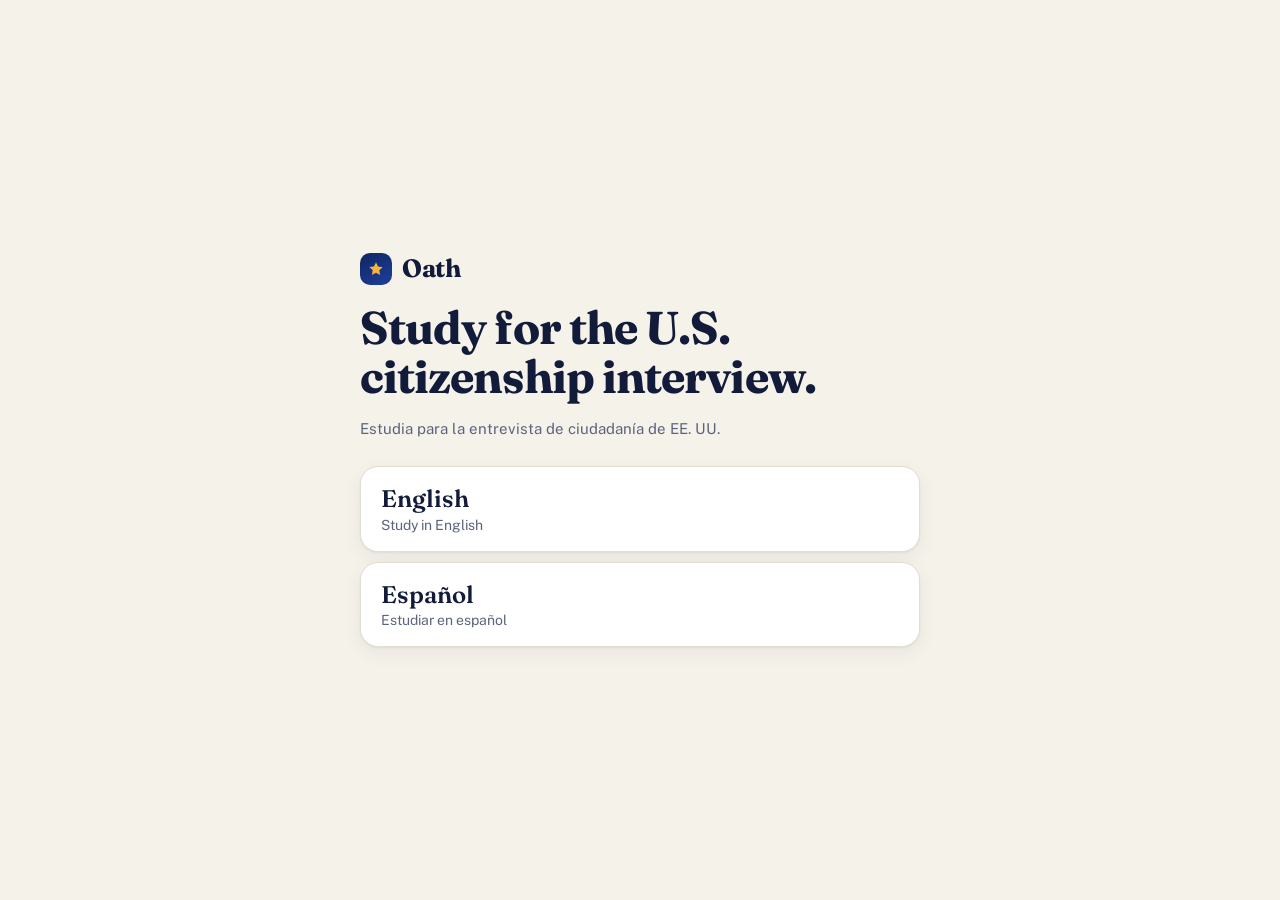
<file: index.html>
<!DOCTYPE html>
<html lang="en">
<head>
<meta charset="UTF-8">
<meta name="viewport" content="width=device-width, initial-scale=1.0, viewport-fit=cover">
<meta name="theme-color" content="#f6f3ec" media="(prefers-color-scheme: light)">
<meta name="theme-color" content="#0e1424" media="(prefers-color-scheme: dark)">
<title>Oath: Study for U.S. Citizenship</title>
<link rel="manifest" href="manifest.json">
<link rel="icon" type="image/png" sizes="192x192" href="icon-192.png">
<link rel="apple-touch-icon" href="apple-touch-icon.png">
<style>
/* Oath: a calm, confident study app for adults preparing for a high-stakes interview.
   Warm paper background, deep civic blue for action and the hero, green for progress,
   one accent hue per feature. Serif (Fraunces) for questions and numbers, Public Sans for UI.
   Phone: header / one screen that fits / tab bar. Desktop (900px+): sidebar + content with
   master/detail where it helps. Screens are sized to fit the viewport; nothing scrolls
   except long lists. */
@font-face{font-family:"Public Sans";src:url([data-uri]) format("woff2");font-weight:100 900;font-display:swap;}
@font-face{font-family:Fraunces;src:url([data-uri]) format("woff2");font-weight:100 900;font-display:swap;}

:root{
  --bg:#f5f2ea; --surf:#fff; --fg:#121c3a; --muted:#5b647d; --line:#e2ddd0; --soft:#ece8dc;
  --accent:#1f3f9e; --on-accent:#fff;
  --good:#17835a; --good-bg:#e3f4ec; --warn:#b3690a; --bad:#c0352b; --flame:#e8641f; --gold:#f4b73a;
  --hero:linear-gradient(150deg,#10265f 0%,#1d3f9e 100%);
  --shadow:0 1px 2px rgba(18,28,58,.06),0 6px 20px rgba(18,28,58,.06);
  --serif:Fraunces,Charter,"Iowan Old Style",Georgia,serif;
  --sans:"Public Sans",system-ui,-apple-system,"Segoe UI",Roboto,sans-serif;
  --r:18px;
  color-scheme:light dark;
}
@media (prefers-color-scheme:dark){
  :root{--bg:#0a1022; --surf:#141c35; --fg:#ece8dc; --muted:#98a1ba; --line:#243056; --soft:#1c2646;
    --accent:#8fb0ff; --on-accent:#0a1226; --good:#4cc790; --good-bg:#12332a; --warn:#eba74c; --bad:#ff7b72; --flame:#ff8a4c;
    --hero:linear-gradient(150deg,#14306f 0%,#2547b4 100%);
    --shadow:0 1px 2px rgba(0,0,0,.4),0 6px 20px rgba(0,0,0,.25);}
}
*{box-sizing:border-box;-webkit-tap-highlight-color:transparent;}
[hidden]{display:none!important;}
html,body{height:100%;margin:0;}
body{overflow:hidden;background:var(--bg);color:var(--fg);font:16px/1.45 var(--sans);-webkit-text-size-adjust:100%;}
button,input,textarea,select{font:inherit;color:inherit;}
button{background:none;border:0;padding:0;cursor:pointer;text-align:left;}
button:disabled{cursor:default;}
h1,h2,p,ul,ol{margin:0;}
ul,ol{padding:0;}
a{color:var(--accent);}
small{font-size:13px;color:var(--muted);}
:focus-visible{outline:3px solid color-mix(in srgb,var(--accent) 70%,transparent);outline-offset:2px;}
[tabindex="-1"]:focus{outline:none;}
.sr-only{position:absolute;width:1px;height:1px;margin:-1px;overflow:hidden;clip:rect(0,0,0,0);white-space:nowrap;}
.grow{flex:1;min-width:0;}
.muted{color:var(--muted);font-size:15px;}
.i{width:22px;height:22px;flex:none;fill:none;stroke:currentColor;stroke-width:2;stroke-linecap:round;stroke-linejoin:round;}
.tick{stroke:var(--good);stroke-width:3;}

/* ---------- frame ---------- */
#app{height:100vh;height:100dvh;display:grid;grid-template-columns:minmax(0,1fr);grid-template-rows:auto minmax(0,1fr) auto;
  grid-template-areas:"top" "main" "bar";}
#side{display:none;grid-area:side;}
#top{grid-area:top;display:flex;align-items:center;gap:2px;padding:calc(6px + env(safe-area-inset-top)) 8px 6px 16px;}
#app.focus #top{display:none;}
main{grid-area:main;min-height:0;}
#bar{grid-area:bar;display:flex;background:var(--surf);border-top:1px solid var(--line);padding-bottom:env(safe-area-inset-bottom);}
.top-title{font:700 26px/1.2 var(--serif);letter-spacing:-.015em;margin:0;}
.brand{display:flex;align-items:center;gap:9px;}
.mark{width:32px;height:32px;display:grid;place-items:center;border-radius:10px;background:var(--hero);color:var(--gold);}
.mark .i{width:18px;height:18px;fill:currentColor;stroke:none;}
.word-mark{font:700 25px/1 var(--serif);letter-spacing:-.015em;}
.lang{display:flex;padding:3px;gap:2px;background:var(--soft);border-radius:11px;margin-right:2px;}
.lang button{height:30px;padding:0 11px;border-radius:8px;font-size:13px;font-weight:700;color:var(--muted);text-align:center;}
.lang button[aria-pressed="true"]{background:var(--surf);color:var(--fg);box-shadow:0 1px 3px rgba(0,0,0,.14);}

.view{display:none;height:100%;overflow-y:auto;padding:8px 16px 16px;overscroll-behavior:contain;}
.view.on{display:block;}
.view.on:has(>.sess){display:flex;overflow:hidden;}
.view:has(>.fill),.view:has(>.study),.view:has(>.home){overflow:hidden;}
.wrap{max-width:1100px;margin:0 auto;}
.wrap.fill{height:100%;}
.wrap.narrow{max-width:560px;}
.page-title{display:none;font:600 36px/1.1 var(--serif);letter-spacing:-.02em;}

#bar .tab{flex:1;min-width:0;display:flex;flex-direction:column;align-items:center;gap:2px;padding:7px 2px 5px;
  font-size:11px;font-weight:600;color:var(--muted);text-align:center;}
#bar .tab span{max-width:100%;overflow:hidden;text-overflow:ellipsis;white-space:nowrap;}
#bar .tab .i{box-sizing:content-box;width:22px;height:22px;padding:4px 18px;border-radius:14px;transition:background .15s;}
#bar .tab[aria-current="page"]{color:var(--accent);}
#bar .tab[aria-current="page"] .i{background:color-mix(in srgb,var(--accent) 16%,transparent);stroke-width:2.3;}

/* ---------- controls ---------- */
.ib{width:42px;height:42px;flex:none;display:inline-grid;place-items:center;border-radius:12px;color:var(--fg);}
.ib:hover:not(:disabled){background:var(--soft);}
.ib:disabled{opacity:.3;}
.ib[aria-current="page"],.ib[aria-pressed="true"]{background:var(--soft);color:var(--accent);}
.ib.lg{width:48px;height:52px;border:1.5px solid var(--line);background:var(--surf);}
.say{color:var(--accent);}
.btn{display:flex;align-items:center;justify-content:center;gap:9px;width:100%;min-height:54px;padding:0 18px;border-radius:15px;
  background:var(--accent);color:var(--on-accent);font-weight:700;text-align:center;transition:transform .1s,filter .15s;box-shadow:0 2px 0 rgba(0,0,0,.12);}
.btn:hover{filter:brightness(1.06);}
.btn:active{transform:translateY(1px) scale(.99);box-shadow:none;}
.btn.quiet{background:transparent;color:var(--accent);box-shadow:inset 0 0 0 1.5px color-mix(in srgb,var(--accent) 45%,transparent);}
.btn.soft{background:var(--soft);color:var(--fg);box-shadow:none;}
.btn.good{background:var(--good);color:#fff;}
.chip{display:inline-flex;align-items:center;gap:7px;padding:7px 12px;border-radius:999px;border:1.5px solid var(--line);
  font-size:14px;font-weight:600;color:var(--muted);text-align:left;line-height:1.25;}
.chip .i{width:17px;height:17px;}
.chip.toggle{height:44px;background:var(--surf);}
.chip.toggle[aria-pressed="true"]{color:var(--accent);border-color:var(--accent);background:color-mix(in srgb,var(--accent) 10%,var(--surf));}
.chip.toggle[aria-pressed="true"] .i{fill:currentColor;}
.seg{display:flex;gap:3px;padding:3px;background:var(--soft);border-radius:13px;}
.seg button{flex:1 0 auto;height:38px;padding:0 12px;border-radius:10px;font-size:14px;font-weight:600;color:var(--muted);text-align:center;white-space:nowrap;}
.seg button[aria-pressed="true"]{background:var(--surf);color:var(--fg);box-shadow:0 1px 3px rgba(0,0,0,.14);}
.seg.big button{height:48px;font-size:16px;}
.bar{height:7px;border-radius:4px;background:var(--line);overflow:hidden;}
.bar i{display:block;height:100%;border-radius:4px;background:var(--good);transition:width .4s ease;}
h2{font-size:12px;font-weight:700;letter-spacing:.09em;text-transform:uppercase;color:var(--muted);margin:20px 0 8px;}
h2:first-child{margin-top:0;}
input[type=date],.input,.search{height:50px;border:1.5px solid var(--line);border-radius:13px;background:var(--surf);padding:0 12px;}
input[type=date]{font-size:16px;}
.input{height:auto;width:100%;padding:14px;font-size:20px;line-height:1.4;resize:none;}
.search{display:flex;align-items:center;gap:8px;height:46px;margin-bottom:8px;color:var(--muted);}
.search:focus-within,input[type=date]:focus-visible,.input:focus{border-color:var(--accent);outline:none;}
.search input{flex:1;min-width:0;height:100%;border:0;background:none;outline:none;font-size:16px;color:var(--fg);}
.select{position:relative;flex:1;min-width:0;max-width:420px;}
.select select{width:100%;height:44px;appearance:none;-webkit-appearance:none;padding:0 38px 0 14px;border:1.5px solid var(--line);
  border-radius:999px;background:var(--surf);font-weight:600;font-size:15px;text-overflow:ellipsis;}
.select .i{position:absolute;right:13px;top:13px;pointer-events:none;color:var(--muted);width:18px;height:18px;}
.opts{display:flex;flex-direction:column;gap:8px;list-style:none;margin:0;}
.opt{display:flex;align-items:center;gap:14px;width:100%;min-height:62px;padding:10px 14px;background:var(--surf);
  border:1.5px solid var(--line);border-radius:16px;box-shadow:var(--shadow);}
.opt:hover{border-color:color-mix(in srgb,var(--accent) 55%,var(--line));}
.opt b{display:block;font-weight:650;line-height:1.3;}
.opt small{display:block;line-height:1.3;}
.opt .chev{color:var(--muted);width:18px;height:18px;}
.opt-i{width:42px;height:42px;flex:none;display:grid;place-items:center;border-radius:12px;color:var(--accent);
  background:color-mix(in srgb,var(--accent) 12%,transparent);}
.badge{min-width:28px;padding:2px 9px;border-radius:999px;background:var(--accent);color:var(--on-accent);font-weight:700;font-size:13px;text-align:center;}
.radio .dot{width:22px;height:22px;flex:none;border-radius:50%;border:2px solid var(--muted);}
.radio[aria-pressed="true"]{border-color:var(--accent);}
.radio[aria-pressed="true"] .dot{border-color:var(--accent);background:var(--accent);box-shadow:inset 0 0 0 4px var(--surf);}

/* ---------- ring (progress and scores) ---------- */
.ring{position:relative;width:112px;height:112px;flex:none;}
.ring svg{display:block;width:100%;height:100%;transform:rotate(-90deg);}
.ring .trk,.ring .val{fill:none;stroke-width:9;}
.ring .trk{stroke:var(--line);}
.ring .val{stroke:var(--good);stroke-linecap:round;stroke-dasharray:276.5;stroke-dashoffset:var(--to);animation:ring .9s cubic-bezier(.2,.7,.2,1) both;}
.ring.warn .val{stroke:var(--warn);}
.ring-n{position:absolute;inset:0;display:flex;flex-direction:column;align-items:center;justify-content:center;line-height:1.05;}
.ring-n b{font:700 32px/1 var(--serif);font-variant-numeric:lining-nums tabular-nums;}
.ring-n small{font-size:12px;margin-top:3px;}
.ring-n i{font-size:.55em;font-style:normal;margin-left:1px;opacity:.8;}
.ring.big{width:148px;height:148px;}
.ring.big .ring-n b{font-size:44px;}
@keyframes ring{from{stroke-dashoffset:276.5;}}

/* ---------- home ---------- */
.home{height:100%;max-width:1060px;margin:0 auto;display:flex;flex-direction:column;gap:12px;}
.hero{position:relative;overflow:hidden;flex:1 1 auto;min-height:0;display:flex;flex-direction:column;justify-content:space-between;gap:14px;
  padding:18px;border-radius:24px;background:var(--hero);color:#fff;box-shadow:0 10px 30px rgba(16,38,95,.28);}
.hero::before{content:"";position:absolute;inset:0;pointer-events:none;
  background:radial-gradient(120% 90% at 100% 0%,rgba(255,255,255,.18),transparent 55%),
  url("data:image/svg+xml,%3Csvg xmlns='http://www.w3.org/2000/svg' width='44' height='44' viewBox='0 0 44 44'%3E%3Cpath d='m22 12 1.9 4.2 4.6.5-3.4 3.1 1 4.5L22 22l-4.1 2.3 1-4.5-3.4-3.1 4.6-.5z' fill='white' fill-opacity='.07'/%3E%3C/svg%3E");}
.hero>*{position:relative;}
.hero-row{display:flex;align-items:center;gap:18px;flex:1;min-height:0;}
.hero .ring{width:clamp(96px,17dvh,150px);height:clamp(96px,17dvh,150px);}
.hero .ring .trk{stroke:rgba(255,255,255,.22);}
.hero .ring .val{stroke:var(--gold);}
.hero .ring.good .val{stroke:#7be0ae;}
.hero .ring-n{color:#fff;}
.hero .ring-n small{color:rgba(255,255,255,.75);}
.hero-info{display:flex;flex-direction:column;align-items:flex-start;gap:8px;min-width:0;}
.hero-k{font:700 22px/1.1 var(--serif);letter-spacing:-.01em;}
.hero-k span{display:block;margin-top:3px;font:500 14px/1.3 var(--sans);letter-spacing:0;color:rgba(255,255,255,.78);}
.count-box{display:inline-flex;align-items:center;gap:8px;padding:7px 13px;border-radius:12px;background:rgba(255,255,255,.14);
  font-size:14px;font-weight:600;line-height:1.2;color:#fff;}
.count-box b{font:700 26px/1 var(--serif);}
.count-box .i{width:18px;height:18px;}
.count-box:hover{background:rgba(255,255,255,.22);}
.count-box.none{border:1.5px dashed rgba(255,255,255,.5);background:transparent;}
.hero .chip{border-color:rgba(255,255,255,.28);color:#fff;padding:5px 11px;}
.hero .chip.lit{background:rgba(255,160,70,.22);border-color:rgba(255,170,90,.6);color:#ffd2a8;}
.chip.streak .i{stroke-width:2.2;}
.chip.streak.lit .i{fill:currentColor;}
.cta{display:flex;align-items:center;gap:12px;padding:15px 18px;border-radius:16px;background:#fff;color:#10265f;box-shadow:0 3px 0 rgba(0,0,0,.18);}
.cta b{display:block;font-size:18px;line-height:1.25;}
.cta small{display:block;color:#4a5578;}
.cta .chev{width:22px;height:22px;}
.cta:hover{filter:brightness(.97);}
.cta:active{transform:translateY(2px);box-shadow:none;}
.launch{flex:none;display:grid;grid-template-columns:1fr 1fr;gap:10px;}
.lcard{display:flex;align-items:center;gap:11px;padding:12px;min-height:76px;background:var(--surf);border:1.5px solid var(--line);border-radius:18px;box-shadow:var(--shadow);}
.lcard:hover{border-color:var(--c);}
.lcard:active{transform:scale(.985);}
.lc-i{width:42px;height:42px;flex:none;display:grid;place-items:center;border-radius:13px;color:var(--c);background:color-mix(in srgb,var(--c) 14%,transparent);}
.lcard b{display:block;font-size:15px;line-height:1.25;font-weight:650;}
.lcard small{display:block;line-height:1.3;margin-top:1px;font-size:12.5px;}
.lcard .badge{background:var(--c);color:#fff;}
.topics{display:none;}
.topics ul{list-style:none;display:flex;flex-direction:column;justify-content:space-around;}
.topic{display:grid;grid-template-columns:minmax(0,1fr) auto;gap:7px 12px;align-items:center;width:100%;padding:12px 0;border-bottom:1px solid var(--line);}
.topic:hover .grow{color:var(--accent);}
.topic .bar{grid-column:1/-1;}
.topics li:last-child .topic{border-bottom:0;}
.focus{list-style:none;}
.focus li{display:grid;grid-template-columns:minmax(0,1fr) auto;gap:7px 12px;padding:11px 0;border-bottom:1px solid var(--line);}
.focus .bar{grid-column:1/-1;}
.focus .bar i{background:var(--warn);}
.detail{color:var(--muted);font-variant-numeric:tabular-nums;font-weight:600;font-size:14px;}

/* ---------- study ---------- */
.study{height:100%;max-width:1100px;margin:0 auto;display:flex;flex-direction:column;gap:10px;}
.s-head{display:flex;align-items:center;gap:8px;}
.views{display:flex;gap:2px;padding:3px;border-radius:13px;background:var(--soft);}
.views .ib{height:38px;width:40px;border-radius:10px;}
.views .ib[aria-pressed="true"]{background:var(--surf);box-shadow:0 1px 3px rgba(0,0,0,.14);}
.pane{display:none;flex-direction:column;flex:1;min-height:0;}
.study[data-pane="card"] .pane-card,.study[data-pane="list"] .pane-list{display:flex;}
.qlist{list-style:none;margin:0;overflow-y:auto;min-height:0;flex:1;}
.qrow{display:flex;gap:12px;align-items:flex-start;width:100%;padding:11px 10px;border-radius:12px;line-height:1.35;}
.qrow:hover{background:var(--soft);}
.qrow.cur{background:color-mix(in srgb,var(--accent) 11%,transparent);box-shadow:inset 3px 0 0 var(--accent);}
.qrow small{display:block;margin-top:2px;}
.qn{min-width:2.4ch;font:600 15px/1.45 var(--serif);color:var(--muted);font-variant-numeric:tabular-nums;}
.dot-st{width:20px;height:20px;flex:none;margin-top:1px;display:grid;place-items:center;border-radius:50%;border:1.5px solid var(--line);}
.known .dot-st{background:var(--good);border-color:var(--good);}
.dot-st .i{width:12px;height:12px;stroke:#fff;stroke-width:3.5;}
.known .qn{color:var(--good);}
.empty{padding:28px 12px;text-align:center;color:var(--muted);list-style:none;}
.fc{flex:1;display:flex;flex-direction:column;gap:12px;min-height:0;}
.fc-head{display:flex;align-items:center;gap:10px;margin:0 -6px;}
.fc-head .bar{flex:1;}
.pos{font-size:13px;font-weight:700;color:var(--muted);font-variant-numeric:tabular-nums;white-space:nowrap;}
.pos.ok{display:inline-flex;align-items:center;gap:3px;color:var(--good);}
.pos .i{width:14px;height:14px;stroke-width:3.5;}
.fc-card{flex:1;min-height:0;display:flex;flex-direction:column;padding:16px 18px 18px;background:var(--surf);
  border:1.5px solid var(--line);border-radius:24px;box-shadow:var(--shadow);transition:border-color .2s,background .2s;overflow-y:auto;}
.fc-card.is-known{border-color:color-mix(in srgb,var(--good) 55%,var(--line));}
.fc-card.flash{background:var(--good-bg);border-color:var(--good);}
.fc-meta{display:flex;align-items:center;gap:10px;}
.qnum{min-width:36px;height:30px;padding:0 10px;display:inline-grid;place-items:center;border-radius:9px;background:var(--soft);font:700 14px/1 var(--serif);font-variant-numeric:tabular-nums;}
.cat{flex:1;min-width:0;font-size:11.5px;font-weight:700;letter-spacing:.07em;text-transform:uppercase;color:var(--muted);line-height:1.3;}
.kbadge{width:26px;height:26px;display:grid;place-items:center;border-radius:50%;background:var(--good);color:#fff;}
.kbadge .i{width:15px;height:15px;stroke-width:3.5;}
.fc-q{margin:auto 0;padding:16px 0;font:600 clamp(24px,6.4vw,34px)/1.22 var(--serif);letter-spacing:-.012em;}
.fc-card.shown .fc-q{margin:14px 0 0;padding:0 0 14px;font-size:clamp(20px,5.2vw,28px);}
.fc-hint{align-self:stretch;display:flex;align-items:center;justify-content:center;min-height:56px;border-radius:14px;
  border:1.5px dashed var(--line);color:var(--muted);font-weight:600;font-size:14px;text-align:center;}
.fc-hint:hover{border-color:var(--accent);color:var(--accent);}
.fc-a{border-radius:16px;padding:14px 16px;background:var(--good-bg);border:1.5px solid color-mix(in srgb,var(--good) 30%,transparent);animation:rise .25s ease-out both;}
@keyframes rise{from{opacity:0;transform:translateY(8px);}}
.ans-label{font-size:11.5px;font-weight:700;letter-spacing:.07em;text-transform:uppercase;color:var(--good);margin-bottom:6px;}
.answers{list-style:none;font-size:19px;line-height:1.35;}
.answers li{position:relative;padding:4px 0 4px 22px;}
.answers li::before{content:"";position:absolute;left:3px;top:.85em;width:8px;height:8px;border-radius:50%;background:var(--good);}
.answers li:first-child{font-weight:650;}
.answers.many{font-size:16px;}
.answers.many li{padding:2px 0 2px 22px;}
.varies a{display:inline-block;margin-top:4px;}
.answer{font:600 22px/1.35 var(--serif);}
.fc-foot{display:grid;grid-template-columns:minmax(0,1fr);gap:10px;}
.fc-foot.two{grid-template-columns:minmax(0,1fr) minmax(0,1fr);}
.fc-foot .btn{min-height:56px;padding:0 10px;font-size:16px;white-space:nowrap;}
@media (max-width:430px){.fc-foot .btn.soft .i{display:none;}.fc-foot .btn{font-size:15px;}}
.fc.end{align-items:center;justify-content:center;text-align:center;gap:18px;}
.end-actions{display:grid;gap:10px;width:100%;max-width:320px;}
.flash .fc-q{animation:none;}

/* ---------- sessions ---------- */
.sess{flex:1;display:flex;flex-direction:column;gap:14px;width:100%;max-width:640px;margin:0 auto;min-height:0;}
.sess-top{display:flex;align-items:center;gap:10px;}
.sess-top .bar{flex:1;}
.sess-top .bar i{background:var(--accent);}
.count{font-size:14px;font-weight:700;color:var(--muted);font-variant-numeric:tabular-nums;white-space:nowrap;}
.sess-body{flex:1;min-height:0;overflow-y:auto;display:flex;flex-direction:column;gap:16px;padding:4px 2px;}
.sess-body>:first-child{margin-top:auto;}
.sess-body>:last-child{margin-bottom:auto;}
.sess-foot:empty{display:none;}
.prompt-row{display:flex;align-items:flex-start;justify-content:center;gap:8px;}
.prompt{font:600 clamp(24px,6vw,34px)/1.25 var(--serif);text-align:center;letter-spacing:-.01em;}
.prompt.sm{font-size:clamp(20px,4.6vw,26px);}
.eyebrow{text-align:center;font-size:12px;font-weight:700;letter-spacing:.08em;text-transform:uppercase;color:var(--muted);}
.reveal{padding-top:2px;align-self:stretch;}
.tally{display:flex;justify-content:center;gap:16px;font-size:15px;font-weight:700;font-variant-numeric:tabular-nums;}
.tally span{display:inline-flex;align-items:center;gap:4px;}
.tally .i{width:18px;height:18px;stroke-width:3;}
.tally .ok{color:var(--good);}
.tally .no{color:var(--muted);}
.steps{display:flex;gap:6px;justify-content:center;}
.steps i{width:30px;height:5px;border-radius:3px;background:var(--line);}
.steps i.on{background:var(--accent);}
.pair{display:grid;grid-template-columns:1fr 1fr;gap:12px;}
.round{height:68px;display:grid;place-items:center;border-radius:18px;border:2px solid var(--line);background:var(--surf);}
.round .i{width:32px;height:32px;stroke-width:3;}
.round.yes{background:var(--good);border-color:var(--good);color:#fff;}
.round.no{color:var(--muted);}
.round:active{transform:scale(.97);}
.play{align-self:center;width:92px;height:92px;flex:none;display:grid;place-items:center;border-radius:50%;background:var(--hero);color:#fff;box-shadow:0 8px 20px rgba(16,38,95,.3);}
.play .i{width:38px;height:38px;}
.dw.ok{color:var(--good);} .dw.bad{color:var(--bad);text-decoration:underline;}
.verdict{display:flex;align-items:center;justify-content:center;gap:10px;font:700 clamp(26px,6vw,34px)/1.2 var(--serif);text-align:center;}
.verdict.pass{color:var(--good);} .verdict.fail{color:var(--warn);}
.verdict .tick{width:30px;height:30px;stroke-dasharray:24;animation:draw .45s ease-out .2s both;}
.verdict.fail .i{stroke:var(--warn);}
@keyframes draw{from{stroke-dashoffset:24;}}
.done .sess-body{align-items:center;text-align:center;}
.missed{align-self:stretch;text-align:left;}
.missed ul,.summary{list-style:none;}
.missed li{display:flex;gap:12px;padding:10px 0;border-bottom:1px solid var(--line);line-height:1.35;}
.missed small{display:block;margin-top:2px;}
.summary{align-self:stretch;text-align:left;}
.summary li{display:flex;align-items:center;gap:12px;padding:12px 0;border-bottom:1px solid var(--line);}
.summary li.pass .i{stroke:var(--good);stroke-width:3;} .summary li.fail .i{stroke:var(--warn);}
.summary b{font-variant-numeric:tabular-nums;}

/* practice / english / settings pages */
.two{display:grid;gap:14px;align-content:start;}
.col{min-width:0;}
.hist{display:flex;flex-wrap:wrap;gap:8px;list-style:none;}
.hist li{display:flex;flex-direction:column;align-items:center;gap:2px;min-width:68px;padding:8px 12px;background:var(--surf);border:1.5px solid var(--line);border-radius:14px;}
.hist b{font:700 17px/1.2 var(--serif);font-variant-numeric:tabular-nums;}
.hist .i{width:16px;height:16px;stroke-width:3;}
.hist .pass .i{stroke:var(--good);} .hist .fail .i{stroke:var(--warn);}
.panel{padding:18px;background:var(--surf);border:1.5px solid var(--line);border-radius:20px;box-shadow:var(--shadow);}
.panel+.panel{margin-top:12px;}
.panel.plain{background:none;box-shadow:none;}
.panel-h{display:flex;align-items:center;gap:12px;}
.panel-h h2{margin:0;font:600 20px/1.2 var(--serif);letter-spacing:0;text-transform:none;color:var(--fg);}
.panel p{margin:10px 0 0;color:var(--muted);font-size:15px;}
.panel-a{display:flex;flex-wrap:wrap;gap:8px;margin-top:14px;}
.panel-a:empty{display:none;}
.panel-a .btn{flex:1 1 120px;width:auto;}
.subhead{display:flex;align-items:center;gap:6px;margin-bottom:10px;}
.subhead h1{font:600 22px/1.2 var(--serif);}
.words{display:flex;flex-wrap:wrap;gap:8px;}
.word{padding:9px 14px;border-radius:999px;border:1.5px solid var(--line);background:var(--surf);color:var(--accent);font-weight:600;}
.word:hover{border-color:var(--accent);}
.wrap.narrow section{margin-bottom:6px;}
.field{display:flex;align-items:center;gap:8px;}
.disc{margin-top:22px;font-size:13px;color:var(--muted);}

/* interview list and guide */
.ivw{display:flex;flex-direction:column;gap:10px;}
.side-tools{display:flex;flex-wrap:wrap;gap:8px;}
.side-tools .btn{flex:1 1 140px;width:auto;min-height:48px;}
.side-tools .seg{flex:1 0 100%;overflow-x:auto;scrollbar-width:none;}
.q.open .chev{transform:rotate(180deg);}
.q .qbody{display:none;padding:0 10px 14px 46px;}
.q.open .qbody{display:block;}
.qbody p{margin:0 0 8px;}
.qbody-a{display:flex;}
.guide{display:flex;flex-direction:column;gap:12px;}
.guide[data-pane="list"] .gd,.guide[data-pane="detail"] .gl{display:none;}
.guide[data-pane="list"] .gl,.guide[data-pane="detail"] .gd{display:flex;}
.gl,.gd{flex:1;min-height:0;overflow-y:auto;}
.gl .opts{gap:7px;}
.gl .opt{min-height:56px;}
.gd-body{padding-bottom:12px;}
ul.plain,ol.plain{padding-left:22px;}
.plain li{margin:0 0 10px;line-height:1.5;}
.rows{list-style:none;}
.rows li{display:flex;gap:16px;align-items:baseline;padding:12px 0;border-bottom:1px solid var(--line);}
.rows small{display:block;}
.check{position:relative;display:flex;gap:12px;align-items:flex-start;padding:9px 0;}
.check input{position:absolute;opacity:0;width:24px;height:24px;margin:0;}
.box{width:24px;height:24px;flex:none;display:grid;place-items:center;border-radius:7px;border:2px solid var(--muted);margin-top:1px;}
.box .i{width:16px;height:16px;stroke:#fff;stroke-width:3.5;opacity:0;}
.check input:checked+.box{background:var(--good);border-color:var(--good);}
.check input:checked+.box .i{opacity:1;}
.check input:focus-visible+.box{outline:2px solid var(--accent);outline-offset:2px;}
.gd-body .btn{margin-top:12px;width:auto;display:inline-flex;}

/* ---------- onboarding ---------- */
#onboard{position:fixed;inset:0;z-index:20;overflow-y:auto;background:var(--bg);}
.ob{min-height:100%;max-width:520px;margin:0 auto;display:flex;flex-direction:column;gap:18px;
  padding:max(18px,env(safe-area-inset-top)) 20px max(18px,env(safe-area-inset-bottom));}
.ob-brand{display:flex;align-items:center;gap:10px;}
.ob-foot{padding-top:4px;}
.ob-top{display:flex;align-items:center;justify-content:space-between;margin-left:-10px;}
.ob-top .steps{margin-right:10px;}
.ob-main{flex:1;display:flex;flex-direction:column;justify-content:center;gap:16px;}
.ob h1{font:700 clamp(32px,9vw,46px)/1.08 var(--serif);letter-spacing:-.02em;}
.ob-lang{display:grid;gap:10px;margin-top:10px;}
.ob-lang button{padding:18px 20px;background:var(--surf);border:1.5px solid var(--line);border-radius:18px;font:600 24px/1.2 var(--serif);box-shadow:var(--shadow);}
.ob-lang button:hover{border-color:var(--accent);}
.ob-lang small{display:block;margin-top:3px;font:400 14px var(--sans);}
.datefield{display:flex;flex-direction:column;gap:8px;font-weight:600;}
.datefield span{display:flex;align-items:center;gap:8px;}
.datefield .i{color:var(--accent);}
.datefield small{font-weight:400;}
.datefield input{width:100%;}

/* ---------- short phones ---------- */
@media (max-height:700px) and (max-width:899px){
  .view{padding-top:4px;padding-bottom:10px;}
  .hero{padding:14px;gap:10px;} .hero .ring-n b{font-size:26px;}
  .hero-k{font-size:21px;} .cta{padding:12px 16px;} .cta b{font-size:17px;}
  .lcard{min-height:64px;padding:9px 10px;} .lc-i{width:36px;height:36px;}
  .ring.big{width:116px;height:116px;} .ring.big .ring-n b{font-size:34px;}
  .opt{min-height:54px;padding:8px 12px;} .round{height:60px;} .play{width:76px;height:76px;}
  .panel{padding:13px;} .panel p{margin-top:6px;} .panel-a{margin-top:10px;} .panel-a .btn{min-height:48px;}
  .fc-card{padding:12px 14px;} .fc-q{padding:10px 0;font-size:clamp(21px,6vw,28px);}
  .answers{font-size:17px;}
}

/* ---------- tablet and up ---------- */
@media (min-width:760px){
  .view{padding:20px 32px 28px;}
  .two{grid-template-columns:minmax(0,1fr) minmax(0,1fr);gap:20px 40px;}
  .opts .opt{min-height:66px;}
}

/* ---------- desktop ---------- */
@media (min-width:900px){
  #app{grid-template-columns:260px minmax(0,1fr);grid-template-rows:minmax(0,1fr);grid-template-areas:"side main";}
  #top,#bar{display:none;}
  #side{display:flex;flex-direction:column;gap:26px;padding:26px 14px 20px;background:var(--surf);border-right:1px solid var(--line);}
  #side .brand{padding:0 8px;}
  #tabs{display:flex;flex-direction:column;gap:3px;}
  #tabs .tab{display:flex;align-items:center;gap:14px;padding:11px 12px;border-radius:12px;font-weight:600;color:var(--muted);}
  #tabs .tab:hover{background:var(--soft);color:var(--fg);}
  #tabs .tab[aria-current="page"]{background:color-mix(in srgb,var(--accent) 13%,transparent);color:var(--accent);}
  .side-foot{margin-top:auto;display:flex;flex-direction:column;gap:14px;padding:0 6px;}
  .side-foot .lang{align-self:flex-start;margin:0;}
  #disclaimer{font-size:12px;line-height:1.5;color:var(--muted);}
  .view{padding:40px 56px;}
  .page-title{display:block;margin-bottom:22px;}
  .two .page-title{grid-column:1/-1;margin-bottom:2px;}
  /* home: hero + launchers left, topics right, all in one screen */
  .home{display:grid;grid-template-columns:minmax(0,1.15fr) minmax(300px,1fr);grid-template-rows:minmax(0,1fr) auto;gap:18px 28px;align-content:stretch;}
  .home .hero{grid-area:1/1;padding:34px;border-radius:28px;gap:24px;}
  .home .launch{grid-area:2/1;gap:12px;}
  .home .topics{grid-area:1/2/3/3;display:flex;flex-direction:column;min-height:0;padding:22px 24px;background:var(--surf);border:1.5px solid var(--line);border-radius:28px;box-shadow:var(--shadow);}
  .topics h2{margin:0 0 6px;}
  .topics ul{flex:1;min-height:0;overflow-y:auto;}
  .hero .ring-n b{font-size:46px;}
  .hero .ring{width:clamp(130px,24dvh,210px);height:clamp(130px,24dvh,210px);}
  .hero-k{font-size:30px;} .hero-row{gap:28px;}
  .count-box{font-size:15px;padding:9px 15px;} .count-box b{font-size:32px;}
  .cta{padding:19px 22px;} .cta b{font-size:20px;}
  .lcard{padding:16px;min-height:88px;} .lcard b{font-size:16px;}
  .home.has-extra .launch{grid-template-columns:repeat(3,1fr);}
  /* study: list beside the card */
  .study{display:grid;grid-template-columns:minmax(300px,380px) minmax(0,1fr);grid-template-rows:auto minmax(0,1fr);gap:16px 36px;}
  .s-head{grid-column:1/-1;}
  .views{display:none;}
  .study .pane{display:flex;}
  .pane-card{max-width:680px;width:100%;justify-self:center;}
  .fc-card{padding:28px 34px;border-radius:28px;}
  .fc-q{font-size:36px;}
  .fc-card.shown .fc-q{font-size:28px;}
  .answers{font-size:20px;}
  .pane-list{background:var(--surf);border:1.5px solid var(--line);border-radius:22px;padding:12px;box-shadow:var(--shadow);}
  /* sessions: one centered sheet */
  .sess{flex:none;height:auto;max-height:100%;margin:auto;padding:28px 36px;background:var(--surf);border:1.5px solid var(--line);border-radius:28px;box-shadow:var(--shadow);}
  .sess-body{min-height:260px;}
  .prompt{font-size:34px;}
  .ivw{display:grid;grid-template-columns:320px minmax(0,1fr);gap:40px;}
  .side-tools{flex-direction:column;align-content:start;}
  .side-tools .btn{flex:none;}
  .side-tools .seg{flex:none;}
  .guide{display:grid;grid-template-columns:minmax(280px,340px) minmax(0,1fr);gap:48px;}
  .guide .gl,.guide .gd{display:block!important;}
  .guide .gd .subhead .ib{display:none;}
  .opt.cur{border-color:var(--accent);background:color-mix(in srgb,var(--accent) 8%,var(--surf));}
  .ob{max-width:600px;justify-content:center;}
  .ob-main{flex:none;}
}
@media (min-width:900px) and (max-height:760px){
  .view{padding:24px 40px;}
  .home .hero{padding:24px;gap:14px;}   .lcard{min-height:72px;padding:12px;}
  .home.has-extra .launch .lcard small{display:none;}
}

@media (prefers-reduced-motion:reduce){
  *,*::before,*::after{animation-duration:.01ms!important;animation-delay:0s!important;transition-duration:.01ms!important;}
}
</style>
</head>
<body>
<svg width="0" height="0" style="position:absolute" aria-hidden="true" focusable="false">
  <defs>
    <symbol id="i-home" viewBox="0 0 24 24"><path d="M3 10.5 12 3l9 7.5V20a1 1 0 0 1-1 1h-5v-6H9v6H4a1 1 0 0 1-1-1z"/></symbol>
    <symbol id="i-cards" viewBox="0 0 24 24"><rect x="3" y="7" width="14" height="14" rx="2"/><path d="M7 3h12a2 2 0 0 1 2 2v12"/></symbol>
    <symbol id="i-test" viewBox="0 0 24 24"><rect x="5" y="4" width="14" height="17" rx="2"/><path d="M9 4V3h6v1M9 13l2 2 4-4"/></symbol>
    <symbol id="i-abc" viewBox="0 0 24 24"><path d="M3 19 8 6l5 13M5 14.5h6M16 19v-5a2 2 0 0 1 4 0v5M16 16.5h4"/></symbol>
    <symbol id="i-talk" viewBox="0 0 24 24"><path d="M21 12a8 8 0 0 1-11.6 7.1L4 20l1-4.6A8 8 0 1 1 21 12z"/></symbol>
    <symbol id="i-guide" viewBox="0 0 24 24"><path d="M12 6c-2-1.5-5-2-8-2v14c3 0 6 .5 8 2 2-1.5 5-2 8-2V4c-3 0-6 .5-8 2zM12 6v14"/></symbol>
    <symbol id="i-sliders" viewBox="0 0 24 24"><path d="M4 7h10M18 7h2M4 17h2M10 17h10"/><circle cx="16" cy="7" r="2"/><circle cx="8" cy="17" r="2"/></symbol>
    <symbol id="i-speaker" viewBox="0 0 24 24"><path d="M11 5 6 9H3v6h3l5 4zM15.5 8.5a5 5 0 0 1 0 7M18.5 5.5a9 9 0 0 1 0 13"/></symbol>
    <symbol id="i-check" viewBox="0 0 24 24"><path d="m5 12.5 4.5 4.5L19 7.5"/></symbol>
    <symbol id="i-x" viewBox="0 0 24 24"><path d="M6 6l12 12M18 6 6 18"/></symbol>
    <symbol id="i-left" viewBox="0 0 24 24"><path d="m15 5-7 7 7 7"/></symbol>
    <symbol id="i-right" viewBox="0 0 24 24"><path d="m9 5 7 7-7 7"/></symbol>
    <symbol id="i-down" viewBox="0 0 24 24"><path d="m6 9 6 6 6-6"/></symbol>
    <symbol id="i-flame" viewBox="0 0 24 24"><path d="M12 3c.5 3.5 5 5.5 5 10.5a5 5 0 0 1-10 0c0-2 1-3.5 2.2-4.5.2 1.8 1 2.8 2 3C10.5 9 10.5 6 12 3z"/></symbol>
    <symbol id="i-list" viewBox="0 0 24 24"><path d="M8 6h13M8 12h13M8 18h13M3.5 6h.01M3.5 12h.01M3.5 18h.01"/></symbol>
    <symbol id="i-star" viewBox="0 0 24 24"><path d="m12 3 2.7 5.6 6.1.9-4.4 4.3 1 6.1L12 17l-5.4 2.9 1-6.1-4.4-4.3 6.1-.9z"/></symbol>
    <symbol id="i-play" viewBox="0 0 24 24"><path d="M8 5v14l11-7z"/></symbol>
    <symbol id="i-search" viewBox="0 0 24 24"><circle cx="11" cy="11" r="6.5"/><path d="m20 20-4.4-4.4"/></symbol>
    <symbol id="i-redo" viewBox="0 0 24 24"><path d="M4 12a8 8 0 1 0 2.5-5.8M4 4v4.5h4.5"/></symbol>
    <symbol id="i-arrow" viewBox="0 0 24 24"><path d="M5 12h14m-6-6 6 6-6 6"/></symbol>
    <symbol id="i-cal" viewBox="0 0 24 24"><rect x="3" y="5" width="18" height="16" rx="2"/><path d="M3 10h18M8 3v4M16 3v4"/></symbol>
    <symbol id="i-award" viewBox="0 0 24 24"><circle cx="12" cy="9" r="6"/><path d="m8.5 14-1.5 7 5-3 5 3-1.5-7"/></symbol>
    <symbol id="i-target" viewBox="0 0 24 24"><circle cx="12" cy="12" r="9"/><circle cx="12" cy="12" r="4.5"/></symbol>
    <symbol id="i-book" viewBox="0 0 24 24"><path d="M5 4h11a3 3 0 0 1 3 3v13H8a3 3 0 0 1-3-3zM5 17a3 3 0 0 1 3-3h11"/></symbol>
    <symbol id="i-mic" viewBox="0 0 24 24"><rect x="9" y="3" width="6" height="11" rx="3"/><path d="M5 11a7 7 0 0 0 14 0M12 18v3"/></symbol>
    <symbol id="i-pen" viewBox="0 0 24 24"><path d="M4 20l1-4L16 5l3 3L8 19zM14 7l3 3"/></symbol>
  </defs>
</svg>
<div id="app">
  <aside id="side">
    <div class="brand" id="brandSide"></div>
    <nav id="tabs" aria-label="Main"></nav>
    <div class="side-foot">
      <div id="langSide" class="lang" role="group" aria-label="Language / Idioma"></div>
      <p id="disclaimer"></p>
    </div>
  </aside>
  <header id="top"></header>
  <main id="main">
    <div id="sr-live" class="sr-only" role="status" aria-live="polite"></div>
    <section class="view" id="v-home"></section>
    <section class="view" id="v-study"></section>
    <section class="view" id="v-practice"></section>
    <section class="view" id="v-interview"></section>
    <section class="view" id="v-english"></section>
    <section class="view" id="v-guide"></section>
    <section class="view" id="v-settings"></section>
  </main>
  <nav id="bar" aria-label="Main"></nav>
</div>
<div id="onboard" hidden></div>
<script>
const QUESTIONS = [{"n": 1, "cat": "Principles of American Democracy", "cat_es": "Principios de la democracia estadounidense", "q": {"en": "What is the form of government of the United States?", "es": "¿Cuál es la forma de gobierno de los Estados Unidos?"}, "a": {"en": ["Republic", "Constitution-based federal republic", "Representative democracy"], "es": ["República", "República federal basada en la Constitución", "Democracia representativa"]}, "star": false, "varies": null}, {"n": 2, "cat": "Principles of American Democracy", "cat_es": "Principios de la democracia estadounidense", "q": {"en": "What is the supreme law of the land?", "es": "¿Cuál es la ley suprema del país?"}, "a": {"en": ["(U.S.) Constitution"], "es": ["(La) Constitución (de EE. UU.)"]}, "star": true, "varies": null}, {"n": 3, "cat": "Principles of American Democracy", "cat_es": "Principios de la democracia estadounidense", "q": {"en": "Name one thing the U.S. Constitution does.", "es": "Nombre una cosa que hace la Constitución de EE. UU."}, "a": {"en": ["Forms the government", "Defines powers of government", "Defines the parts of government", "Protects the rights of the people"], "es": ["Forma el gobierno", "Define los poderes del gobierno", "Define las partes del gobierno", "Protege los derechos del pueblo"]}, "star": false, "varies": null}, {"n": 4, "cat": "Principles of American Democracy", "cat_es": "Principios de la democracia estadounidense", "q": {"en": "The U.S. Constitution starts with the words \"We the People.\" What does \"We the People\" mean?", "es": "La Constitución de EE. UU. comienza con las palabras «We the People» (Nosotros, el pueblo). ¿Qué significa «We the People»?"}, "a": {"en": ["Self-government", "Popular sovereignty", "Consent of the governed", "People should govern themselves", "(Example of) social contract"], "es": ["Autogobierno", "Soberanía popular", "Consentimiento de los gobernados", "El pueblo debe gobernarse a sí mismo", "(Ejemplo de) contrato social"]}, "star": false, "varies": null}, {"n": 5, "cat": "Principles of American Democracy", "cat_es": "Principios de la democracia estadounidense", "q": {"en": "How are changes made to the U.S. Constitution?", "es": "¿Cómo se hacen cambios a la Constitución de EE. UU.?"}, "a": {"en": ["Amendments", "The amendment process"], "es": ["Enmiendas", "El proceso de enmienda"]}, "star": false, "varies": null}, {"n": 6, "cat": "Principles of American Democracy", "cat_es": "Principios de la democracia estadounidense", "q": {"en": "What does the Bill of Rights protect?", "es": "¿Qué protege la Carta de Derechos?"}, "a": {"en": ["(The basic) rights of Americans", "(The basic) rights of people living in the United States"], "es": ["(Los) derechos básicos de los estadounidenses", "(Los) derechos básicos de las personas que viven en los Estados Unidos"]}, "star": false, "varies": null}, {"n": 7, "cat": "Principles of American Democracy", "cat_es": "Principios de la democracia estadounidense", "q": {"en": "How many amendments does the U.S. Constitution have?", "es": "¿Cuántas enmiendas tiene la Constitución de EE. UU.?"}, "a": {"en": ["Twenty-seven (27)"], "es": ["Veintisiete (27)"]}, "star": true, "varies": null}, {"n": 8, "cat": "Principles of American Democracy", "cat_es": "Principios de la democracia estadounidense", "q": {"en": "Why is the Declaration of Independence important?", "es": "¿Por qué es importante la Declaración de Independencia?"}, "a": {"en": ["It says America is free from British control.", "It says all people are created equal.", "It identifies inherent rights.", "It identifies individual freedoms."], "es": ["Dice que los Estados Unidos son libres del control británico.", "Dice que todas las personas son creadas iguales.", "Identifica derechos inherentes.", "Identifica libertades individuales."]}, "star": false, "varies": null}, {"n": 9, "cat": "Principles of American Democracy", "cat_es": "Principios de la democracia estadounidense", "q": {"en": "What founding document said the American colonies were free from Britain?", "es": "¿Qué documento fundacional dijo que las colonias americanas eran libres de Gran Bretaña?"}, "a": {"en": ["Declaration of Independence"], "es": ["La Declaración de Independencia"]}, "star": false, "varies": null}, {"n": 10, "cat": "Principles of American Democracy", "cat_es": "Principios de la democracia estadounidense", "q": {"en": "Name two important ideas from the Declaration of Independence and the U.S. Constitution.", "es": "Nombre dos ideas importantes de la Declaración de Independencia y la Constitución de EE. UU."}, "a": {"en": ["Equality", "Liberty", "Social contract", "Natural rights", "Limited government", "Self-government"], "es": ["Igualdad", "Libertad", "Contrato social", "Derechos naturales", "Gobierno limitado", "Autogobierno"]}, "star": false, "varies": null}, {"n": 11, "cat": "Principles of American Democracy", "cat_es": "Principios de la democracia estadounidense", "q": {"en": "The words \"Life, Liberty, and the pursuit of Happiness\" are in what founding document?", "es": "¿En qué documento fundacional están las palabras «Life, Liberty, and the pursuit of Happiness» (La vida, la libertad y la búsqueda de la felicidad)?"}, "a": {"en": ["Declaration of Independence"], "es": ["La Declaración de Independencia"]}, "star": false, "varies": null}, {"n": 12, "cat": "Principles of American Democracy", "cat_es": "Principios de la democracia estadounidense", "q": {"en": "What is the economic system of the United States?", "es": "¿Cuál es el sistema económico de los Estados Unidos?"}, "a": {"en": ["Capitalism", "Free market economy"], "es": ["Capitalismo", "Economía de libre mercado"]}, "star": true, "varies": null}, {"n": 13, "cat": "Principles of American Democracy", "cat_es": "Principios de la democracia estadounidense", "q": {"en": "What is the rule of law?", "es": "¿Qué es el estado de derecho?"}, "a": {"en": ["Everyone must follow the law.", "Leaders must obey the law.", "Government must obey the law.", "No one is above the law."], "es": ["Todos deben obedecer la ley.", "Los líderes deben obedecer la ley.", "El gobierno debe obedecer la ley.", "Nadie está por encima de la ley."]}, "star": false, "varies": null}, {"n": 14, "cat": "Principles of American Democracy", "cat_es": "Principios de la democracia estadounidense", "q": {"en": "Many documents influenced the U.S. Constitution. Name one.", "es": "Muchos documentos influyeron en la Constitución de EE. UU. Nombre uno."}, "a": {"en": ["Declaration of Independence", "Articles of Confederation", "Federalist Papers", "Anti-Federalist Papers", "Virginia Declaration of Rights", "Fundamental Orders of Connecticut", "Mayflower Compact", "Iroquois Great Law of Peace"], "es": ["La Declaración de Independencia", "Los Artículos de la Confederación", "Los Documentos Federalistas", "Los Documentos Antifederalistas", "La Declaración de Derechos de Virginia", "Las Órdenes Fundamentales de Connecticut", "El Pacto del Mayflower", "La Gran Ley de Paz de los iroqueses"]}, "star": false, "varies": null}, {"n": 15, "cat": "Principles of American Democracy", "cat_es": "Principios de la democracia estadounidense", "q": {"en": "There are three branches of government. Why?", "es": "Hay tres ramas del gobierno. ¿Por qué?"}, "a": {"en": ["So one part does not become too powerful", "Checks and balances", "Separation of powers"], "es": ["Para que ninguna parte se vuelva demasiado poderosa", "Frenos y contrapesos", "Separación de poderes"]}, "star": false, "varies": null}, {"n": 16, "cat": "System of Government", "cat_es": "Sistema de gobierno", "q": {"en": "Name the three branches of government.", "es": "Nombre las tres ramas del gobierno."}, "a": {"en": ["Legislative, executive, and judicial", "Congress, president, and the courts"], "es": ["Legislativa, ejecutiva y judicial", "El Congreso, el presidente y los tribunales"]}, "star": false, "varies": null}, {"n": 17, "cat": "System of Government", "cat_es": "Sistema de gobierno", "q": {"en": "The President of the United States is in charge of which branch of government?", "es": "¿De qué rama del gobierno está a cargo el presidente de los Estados Unidos?"}, "a": {"en": ["Executive branch"], "es": ["La rama ejecutiva"]}, "star": false, "varies": null}, {"n": 18, "cat": "System of Government", "cat_es": "Sistema de gobierno", "q": {"en": "What part of the federal government writes laws?", "es": "¿Qué parte del gobierno federal escribe las leyes?"}, "a": {"en": ["(U.S.) Congress", "(U.S. or national) legislature", "Legislative branch"], "es": ["(El) Congreso (de EE. UU.)", "(La) legislatura (de EE. UU. o nacional)", "La rama legislativa"]}, "star": false, "varies": null}, {"n": 19, "cat": "System of Government", "cat_es": "Sistema de gobierno", "q": {"en": "What are the two parts of the U.S. Congress?", "es": "¿Cuáles son las dos partes del Congreso de EE. UU.?"}, "a": {"en": ["Senate and House (of Representatives)"], "es": ["El Senado y la Cámara (de Representantes)"]}, "star": false, "varies": null}, {"n": 20, "cat": "System of Government", "cat_es": "Sistema de gobierno", "q": {"en": "Name one power of the U.S. Congress.", "es": "Nombre un poder del Congreso de EE. UU."}, "a": {"en": ["Writes laws", "Declares war", "Makes the federal budget"], "es": ["Escribe las leyes", "Declara la guerra", "Elabora el presupuesto federal"]}, "star": true, "varies": null}, {"n": 21, "cat": "System of Government", "cat_es": "Sistema de gobierno", "q": {"en": "How many U.S. senators are there?", "es": "¿Cuántos senadores de EE. UU. hay?"}, "a": {"en": ["One hundred (100)"], "es": ["Cien (100)"]}, "star": false, "varies": null}, {"n": 22, "cat": "System of Government", "cat_es": "Sistema de gobierno", "q": {"en": "How long is a term for a U.S. senator?", "es": "¿Cuánto dura el mandato de un senador de EE. UU.?"}, "a": {"en": ["Six (6) years"], "es": ["Seis (6) años"]}, "star": false, "varies": null}, {"n": 23, "cat": "System of Government", "cat_es": "Sistema de gobierno", "q": {"en": "Who is one of your state's U.S. senators now?", "es": "¿Quién es uno de los senadores de EE. UU. de su estado actualmente?"}, "a": {"en": ["VARIES (by state; D.C./territories: no U.S. senators)"], "es": ["VARÍA (según el estado; D.C./territorios: no tienen senadores de EE. UU.)"]}, "star": false, "varies": "senators"}, {"n": 24, "cat": "System of Government", "cat_es": "Sistema de gobierno", "q": {"en": "How many voting members are in the House of Representatives?", "es": "¿Cuántos miembros votantes hay en la Cámara de Representantes?"}, "a": {"en": ["Four hundred thirty-five (435)"], "es": ["Cuatrocientos treinta y cinco (435)"]}, "star": false, "varies": null}, {"n": 25, "cat": "System of Government", "cat_es": "Sistema de gobierno", "q": {"en": "How long is a term for a member of the House of Representatives?", "es": "¿Cuánto dura el mandato de un miembro de la Cámara de Representantes?"}, "a": {"en": ["Two (2) years"], "es": ["Dos (2) años"]}, "star": false, "varies": null}, {"n": 26, "cat": "System of Government", "cat_es": "Sistema de gobierno", "q": {"en": "Why do U.S. representatives serve shorter terms than U.S. senators?", "es": "¿Por qué los representantes de EE. UU. tienen mandatos más cortos que los senadores?"}, "a": {"en": ["To more closely follow public opinion"], "es": ["Para seguir más de cerca la opinión pública"]}, "star": false, "varies": null}, {"n": 27, "cat": "System of Government", "cat_es": "Sistema de gobierno", "q": {"en": "How many senators does each state have?", "es": "¿Cuántos senadores tiene cada estado?"}, "a": {"en": ["Two (2)"], "es": ["Dos (2)"]}, "star": false, "varies": null}, {"n": 28, "cat": "System of Government", "cat_es": "Sistema de gobierno", "q": {"en": "Why does each state have two senators?", "es": "¿Por qué cada estado tiene dos senadores?"}, "a": {"en": ["Equal representation (for small states)", "The Great Compromise (Connecticut Compromise)"], "es": ["Representación igualitaria (para los estados pequeños)", "El Gran Compromiso (Compromiso de Connecticut)"]}, "star": false, "varies": null}, {"n": 29, "cat": "System of Government", "cat_es": "Sistema de gobierno", "q": {"en": "Name your U.S. representative.", "es": "Nombre a su representante de EE. UU."}, "a": {"en": ["VARIES (by congressional district)"], "es": ["VARÍA (según el distrito congresional)"]}, "star": false, "varies": "representative"}, {"n": 30, "cat": "System of Government", "cat_es": "Sistema de gobierno", "q": {"en": "What is the name of the Speaker of the House of Representatives now?", "es": "¿Cómo se llama el presidente de la Cámara de Representantes actualmente?"}, "a": {"en": ["VARIES: Mike Johnson (verified Sept 2026)"], "es": ["VARÍA: Mike Johnson (verificado en septiembre de 2026)"]}, "star": true, "varies": "speaker"}, {"n": 31, "cat": "System of Government", "cat_es": "Sistema de gobierno", "q": {"en": "Who does a U.S. senator represent?", "es": "¿A quién representa un senador de EE. UU.?"}, "a": {"en": ["Citizens of their state", "People of their state"], "es": ["A los ciudadanos de su estado", "A la gente de su estado"]}, "star": false, "varies": null}, {"n": 32, "cat": "System of Government", "cat_es": "Sistema de gobierno", "q": {"en": "Who elects U.S. senators?", "es": "¿Quién elige a los senadores de EE. UU.?"}, "a": {"en": ["Citizens from their state"], "es": ["Los ciudadanos de su estado"]}, "star": false, "varies": null}, {"n": 33, "cat": "System of Government", "cat_es": "Sistema de gobierno", "q": {"en": "Who does a member of the House of Representatives represent?", "es": "¿A quién representa un miembro de la Cámara de Representantes?"}, "a": {"en": ["Citizens in their (congressional) district", "People from their (congressional) district"], "es": ["A los ciudadanos de su distrito (congresional)", "A la gente de su distrito (congresional)"]}, "star": false, "varies": null}, {"n": 34, "cat": "System of Government", "cat_es": "Sistema de gobierno", "q": {"en": "Who elects members of the House of Representatives?", "es": "¿Quién elige a los miembros de la Cámara de Representantes?"}, "a": {"en": ["Citizens from their (congressional) district"], "es": ["Los ciudadanos de su distrito (congresional)"]}, "star": false, "varies": null}, {"n": 35, "cat": "System of Government", "cat_es": "Sistema de gobierno", "q": {"en": "Some states have more representatives than other states. Why?", "es": "Algunos estados tienen más representantes que otros estados. ¿Por qué?"}, "a": {"en": ["(Because of) the state's population", "(Because) they have more people"], "es": ["(Por) la población del estado", "(Porque) tienen más gente"]}, "star": false, "varies": null}, {"n": 36, "cat": "System of Government", "cat_es": "Sistema de gobierno", "q": {"en": "The President of the United States is elected for how many years?", "es": "¿Por cuántos años se elige al presidente de los Estados Unidos?"}, "a": {"en": ["Four (4) years"], "es": ["Cuatro (4) años"]}, "star": true, "varies": null}, {"n": 37, "cat": "System of Government", "cat_es": "Sistema de gobierno", "q": {"en": "The President of the United States can serve only two terms. Why?", "es": "El presidente de los Estados Unidos solo puede servir dos mandatos. ¿Por qué?"}, "a": {"en": ["(Because of) the 22nd Amendment", "To keep the president from becoming too powerful"], "es": ["(Por) la Enmienda 22", "Para evitar que el presidente se vuelva demasiado poderoso"]}, "star": false, "varies": null}, {"n": 38, "cat": "System of Government", "cat_es": "Sistema de gobierno", "q": {"en": "What is the name of the President of the United States now?", "es": "¿Cómo se llama el presidente de los Estados Unidos actualmente?"}, "a": {"en": ["VARIES: Donald Trump (verified Sept 2026)"], "es": ["VARÍA: Donald Trump (verificado en septiembre de 2026)"]}, "star": true, "varies": "president"}, {"n": 39, "cat": "System of Government", "cat_es": "Sistema de gobierno", "q": {"en": "What is the name of the Vice President of the United States now?", "es": "¿Cómo se llama el vicepresidente de los Estados Unidos actualmente?"}, "a": {"en": ["VARIES: JD Vance (verified Sept 2026)"], "es": ["VARÍA: JD Vance (verificado en septiembre de 2026)"]}, "star": true, "varies": "vice president"}, {"n": 40, "cat": "System of Government", "cat_es": "Sistema de gobierno", "q": {"en": "If the president can no longer serve, who becomes president?", "es": "Si el presidente ya no puede servir, ¿quién se convierte en presidente?"}, "a": {"en": ["The Vice President (of the United States)"], "es": ["El vicepresidente (de los Estados Unidos)"]}, "star": false, "varies": null}, {"n": 41, "cat": "System of Government", "cat_es": "Sistema de gobierno", "q": {"en": "Name one power of the president.", "es": "Nombre un poder del presidente."}, "a": {"en": ["Signs bills into law", "Vetoes bills", "Enforces laws", "Commander in Chief (of the military)", "Chief diplomat", "Appoints federal judges"], "es": ["Firma proyectos de ley para convertirlos en leyes", "Veta proyectos de ley", "Hace cumplir las leyes", "Comandante en jefe (del ejército)", "Jefe diplomático", "Nombra jueces federales"]}, "star": false, "varies": null}, {"n": 42, "cat": "System of Government", "cat_es": "Sistema de gobierno", "q": {"en": "Who is Commander in Chief of the U.S. military?", "es": "¿Quién es el comandante en jefe del ejército de EE. UU.?"}, "a": {"en": ["The President (of the United States)"], "es": ["El presidente (de los Estados Unidos)"]}, "star": false, "varies": null}, {"n": 43, "cat": "System of Government", "cat_es": "Sistema de gobierno", "q": {"en": "Who signs bills to become laws?", "es": "¿Quién firma los proyectos de ley para convertirlos en leyes?"}, "a": {"en": ["The President (of the United States)"], "es": ["El presidente (de los Estados Unidos)"]}, "star": false, "varies": null}, {"n": 44, "cat": "System of Government", "cat_es": "Sistema de gobierno", "q": {"en": "Who vetoes bills?", "es": "¿Quién veta los proyectos de ley?"}, "a": {"en": ["The President (of the United States)"], "es": ["El presidente (de los Estados Unidos)"]}, "star": true, "varies": null}, {"n": 45, "cat": "System of Government", "cat_es": "Sistema de gobierno", "q": {"en": "Who appoints federal judges?", "es": "¿Quién nombra a los jueces federales?"}, "a": {"en": ["The President (of the United States)"], "es": ["El presidente (de los Estados Unidos)"]}, "star": false, "varies": null}, {"n": 46, "cat": "System of Government", "cat_es": "Sistema de gobierno", "q": {"en": "The executive branch has many parts. Name one.", "es": "La rama ejecutiva tiene muchas partes. Nombre una."}, "a": {"en": ["President (of the United States)", "Cabinet", "Federal departments and agencies"], "es": ["El presidente (de los Estados Unidos)", "El gabinete", "Departamentos y agencias federales"]}, "star": false, "varies": null}, {"n": 47, "cat": "System of Government", "cat_es": "Sistema de gobierno", "q": {"en": "What does the President's Cabinet do?", "es": "¿Qué hace el gabinete del presidente?"}, "a": {"en": ["Advises the President (of the United States)"], "es": ["Asesora al presidente (de los Estados Unidos)"]}, "star": false, "varies": null}, {"n": 48, "cat": "System of Government", "cat_es": "Sistema de gobierno", "q": {"en": "What are two Cabinet-level positions?", "es": "¿Cuáles son dos puestos a nivel de gabinete?"}, "a": {"en": ["Attorney General", "Secretary of Agriculture", "Secretary of Commerce", "Secretary of Education", "Secretary of Energy", "Secretary of Health and Human Services", "Secretary of Homeland Security", "Secretary of Housing and Urban Development", "Secretary of the Interior", "Secretary of Labor", "Secretary of State", "Secretary of Transportation", "Secretary of the Treasury", "Secretary of Veterans Affairs", "Secretary of War (Defense)", "Vice President", "Administrator of the Environmental Protection Agency", "Administrator of the Small Business Administration", "Director of the Central Intelligence Agency", "Director of the Office of Management and Budget", "Director of National Intelligence", "United States Trade Representative"], "es": ["Fiscal General", "Secretario de Agricultura", "Secretario de Comercio", "Secretario de Educación", "Secretario de Energía", "Secretario de Salud y Servicios Humanos", "Secretario de Seguridad Nacional", "Secretario de Vivienda y Desarrollo Urbano", "Secretario del Interior", "Secretario de Trabajo", "Secretario de Estado", "Secretario de Transporte", "Secretario del Tesoro", "Secretario de Asuntos de Veteranos", "Secretario de Guerra (Defensa)", "Vicepresidente", "Administrador de la Agencia de Protección Ambiental", "Administrador de la Agencia Federal de Pequeños Negocios", "Director de la Agencia Central de Inteligencia", "Director de la Oficina de Administración y Presupuesto", "Director de Inteligencia Nacional", "Representante Comercial de los Estados Unidos"]}, "star": false, "varies": null}, {"n": 49, "cat": "System of Government", "cat_es": "Sistema de gobierno", "q": {"en": "Why is the Electoral College important?", "es": "¿Por qué es importante el Colegio Electoral?"}, "a": {"en": ["It decides who is elected president.", "It provides a compromise between the popular election of the president and congressional selection."], "es": ["Decide quién es elegido presidente.", "Proporciona un compromiso entre la elección popular del presidente y la selección por el Congreso."]}, "star": false, "varies": null}, {"n": 50, "cat": "System of Government", "cat_es": "Sistema de gobierno", "q": {"en": "What is one part of the judicial branch?", "es": "¿Cuál es una parte de la rama judicial?"}, "a": {"en": ["Supreme Court", "Federal Courts"], "es": ["La Corte Suprema", "Los tribunales federales"]}, "star": false, "varies": null}, {"n": 51, "cat": "System of Government", "cat_es": "Sistema de gobierno", "q": {"en": "What does the judicial branch do?", "es": "¿Qué hace la rama judicial?"}, "a": {"en": ["Reviews laws", "Explains laws", "Resolves disputes (disagreements) about the law", "Decides if a law goes against the (U.S.) Constitution"], "es": ["Revisa las leyes", "Explica las leyes", "Resuelve disputas (desacuerdos) sobre la ley", "Decide si una ley va en contra de la Constitución (de EE. UU.)"]}, "star": false, "varies": null}, {"n": 52, "cat": "System of Government", "cat_es": "Sistema de gobierno", "q": {"en": "What is the highest court in the United States?", "es": "¿Cuál es el tribunal más alto de los Estados Unidos?"}, "a": {"en": ["Supreme Court"], "es": ["La Corte Suprema"]}, "star": true, "varies": null}, {"n": 53, "cat": "System of Government", "cat_es": "Sistema de gobierno", "q": {"en": "How many seats are on the Supreme Court?", "es": "¿Cuántos puestos hay en la Corte Suprema?"}, "a": {"en": ["Nine (9)"], "es": ["Nueve (9)"]}, "star": false, "varies": null}, {"n": 54, "cat": "System of Government", "cat_es": "Sistema de gobierno", "q": {"en": "How many Supreme Court justices are usually needed to decide a case?", "es": "¿Cuántos jueces de la Corte Suprema se necesitan normalmente para decidir un caso?"}, "a": {"en": ["Five (5)"], "es": ["Cinco (5)"]}, "star": false, "varies": null}, {"n": 55, "cat": "System of Government", "cat_es": "Sistema de gobierno", "q": {"en": "How long do Supreme Court justices serve?", "es": "¿Cuánto tiempo sirven los jueces de la Corte Suprema?"}, "a": {"en": ["(For) life", "Lifetime appointment", "(Until) retirement"], "es": ["(De por) vida", "Nombramiento vitalicio", "(Hasta la) jubilación"]}, "star": false, "varies": null}, {"n": 56, "cat": "System of Government", "cat_es": "Sistema de gobierno", "q": {"en": "Supreme Court justices serve for life. Why?", "es": "Los jueces de la Corte Suprema sirven de por vida. ¿Por qué?"}, "a": {"en": ["To be independent (of politics)", "To limit outside (political) influence"], "es": ["Para ser independientes (de la política)", "Para limitar la influencia (política) externa"]}, "star": false, "varies": null}, {"n": 57, "cat": "System of Government", "cat_es": "Sistema de gobierno", "q": {"en": "Who is the Chief Justice of the United States now?", "es": "¿Quién es el presidente de la Corte Suprema de los Estados Unidos actualmente?"}, "a": {"en": ["VARIES: John Roberts (verified Sept 2026)"], "es": ["VARÍA: John Roberts (verificado en septiembre de 2026)"]}, "star": false, "varies": "chief justice"}, {"n": 58, "cat": "System of Government", "cat_es": "Sistema de gobierno", "q": {"en": "Name one power that is only for the federal government.", "es": "Nombre un poder que es solo del gobierno federal."}, "a": {"en": ["Print paper money", "Mint coins", "Declare war", "Create an army", "Make treaties", "Set foreign policy"], "es": ["Imprimir papel moneda", "Acuñar monedas", "Declarar la guerra", "Crear un ejército", "Hacer tratados", "Establecer la política exterior"]}, "star": false, "varies": null}, {"n": 59, "cat": "System of Government", "cat_es": "Sistema de gobierno", "q": {"en": "Name one power that is only for the states.", "es": "Nombre un poder que es solo de los estados."}, "a": {"en": ["Provide schooling and education", "Provide protection (police)", "Provide safety (fire departments)", "Give a driver's license", "Approve zoning and land use"], "es": ["Proporcionar educación", "Proporcionar protección (policía)", "Proporcionar seguridad (bomberos)", "Dar licencias de conducir", "Aprobar la zonificación y el uso de la tierra"]}, "star": false, "varies": null}, {"n": 60, "cat": "System of Government", "cat_es": "Sistema de gobierno", "q": {"en": "What is the purpose of the 10th Amendment?", "es": "¿Cuál es el propósito de la Enmienda 10?"}, "a": {"en": ["(It states that the) powers not given to the federal government belong to the states or to the people."], "es": ["(Establece que) los poderes no otorgados al gobierno federal pertenecen a los estados o al pueblo."]}, "star": false, "varies": null}, {"n": 61, "cat": "System of Government", "cat_es": "Sistema de gobierno", "q": {"en": "Who is the governor of your state now?", "es": "¿Quién es el gobernador de su estado actualmente?"}, "a": {"en": ["VARIES (by state; D.C. has no governor)"], "es": ["VARÍA (según el estado; D.C. no tiene gobernador)"]}, "star": true, "varies": "governor"}, {"n": 62, "cat": "System of Government", "cat_es": "Sistema de gobierno", "q": {"en": "What is the capital of your state?", "es": "¿Cuál es la capital de su estado?"}, "a": {"en": ["VARIES (by state)"], "es": ["VARÍA (según el estado)"]}, "star": false, "varies": "state capital"}, {"n": 63, "cat": "Rights and Responsibilities", "cat_es": "Derechos y responsabilidades", "q": {"en": "There are four amendments to the U.S. Constitution about who can vote. Describe one of them.", "es": "Hay cuatro enmiendas a la Constitución de EE. UU. sobre quién puede votar. Describa una de ellas."}, "a": {"en": ["Citizens eighteen (18) and older (can vote).", "You don't have to pay (a poll tax) to vote.", "Any citizen can vote. (Women and men can vote).", "A male citizen of any race (can vote)."], "es": ["Los ciudadanos de dieciocho (18) años o más (pueden votar).", "No tiene que pagar (un impuesto electoral) para votar.", "Cualquier ciudadano puede votar. (Las mujeres y los hombres pueden votar).", "Un ciudadano varón de cualquier raza (puede votar)."]}, "star": false, "varies": null}, {"n": 64, "cat": "Rights and Responsibilities", "cat_es": "Derechos y responsabilidades", "q": {"en": "Who can vote in federal elections, run for federal office, and serve on a jury in the United States?", "es": "¿Quién puede votar en elecciones federales, postularse para un cargo federal y servir en un jurado en los Estados Unidos?"}, "a": {"en": ["Citizens", "Citizens of the United States", "U.S. citizens"], "es": ["Los ciudadanos", "Los ciudadanos de los Estados Unidos", "Los ciudadanos estadounidenses"]}, "star": false, "varies": null}, {"n": 65, "cat": "Rights and Responsibilities", "cat_es": "Derechos y responsabilidades", "q": {"en": "What are three rights of everyone living in the United States?", "es": "¿Cuáles son tres derechos de todas las personas que viven en los Estados Unidos?"}, "a": {"en": ["Freedom of expression", "Freedom of speech", "Freedom of assembly", "Freedom to petition the government", "Freedom of religion", "The right to bear arms"], "es": ["Libertad de expresión", "Libertad de palabra", "Libertad de reunión", "Libertad de petición al gobierno", "Libertad de religión", "El derecho a portar armas"]}, "star": false, "varies": null}, {"n": 66, "cat": "Rights and Responsibilities", "cat_es": "Derechos y responsabilidades", "q": {"en": "What do we show loyalty to when we say the Pledge of Allegiance?", "es": "¿A qué mostramos lealtad cuando decimos el Juramento a la Bandera?"}, "a": {"en": ["The United States", "The flag"], "es": ["A los Estados Unidos", "A la bandera"]}, "star": true, "varies": null}, {"n": 67, "cat": "Rights and Responsibilities", "cat_es": "Derechos y responsabilidades", "q": {"en": "Name two promises that new citizens make in the Oath of Allegiance.", "es": "Nombre dos promesas que hacen los nuevos ciudadanos en el Juramento de Lealtad."}, "a": {"en": ["Give up loyalty to other countries", "Defend the (U.S.) Constitution", "Obey the laws of the United States", "Serve in the military (if needed)", "Serve (help, do important work for) the nation (if needed)", "Be loyal to the United States"], "es": ["Renunciar a la lealtad a otros países", "Defender la Constitución (de EE. UU.)", "Obedecer las leyes de los Estados Unidos", "Servir en el ejército (si es necesario)", "Servir (ayudar, hacer trabajo importante para) a la nación (si es necesario)", "Ser leal a los Estados Unidos"]}, "star": false, "varies": null}, {"n": 68, "cat": "Rights and Responsibilities", "cat_es": "Derechos y responsabilidades", "q": {"en": "How can people become United States citizens?", "es": "¿Cómo pueden las personas convertirse en ciudadanos de los Estados Unidos?"}, "a": {"en": ["Be born in the United States, under the conditions set by the 14th Amendment", "Naturalize", "Derive citizenship (under conditions set by Congress)"], "es": ["Nacer en los Estados Unidos, bajo las condiciones establecidas por la Enmienda 14", "Naturalizarse", "Obtener la ciudadanía derivada (bajo las condiciones establecidas por el Congreso)"]}, "star": false, "varies": null}, {"n": 69, "cat": "Rights and Responsibilities", "cat_es": "Derechos y responsabilidades", "q": {"en": "What are two examples of civic participation in the United States?", "es": "¿Cuáles son dos ejemplos de participación cívica en los Estados Unidos?"}, "a": {"en": ["Vote", "Run for office", "Join a political party", "Help with a campaign", "Join a civic group", "Join a community group", "Give an elected official your opinion (on an issue)", "Contact elected officials", "Support or oppose an issue or policy", "Write to a newspaper"], "es": ["Votar", "Postularse para un cargo", "Unirse a un partido político", "Ayudar con una campaña", "Unirse a un grupo cívico", "Unirse a un grupo comunitario", "Dar su opinión a un funcionario electo (sobre un tema)", "Contactar a funcionarios electos", "Apoyar u oponerse a un tema o política", "Escribir a un periódico"]}, "star": false, "varies": null}, {"n": 70, "cat": "Rights and Responsibilities", "cat_es": "Derechos y responsabilidades", "q": {"en": "What is one way Americans can serve their country?", "es": "¿Cuál es una forma en que los estadounidenses pueden servir a su país?"}, "a": {"en": ["Vote", "Pay taxes", "Obey the law", "Serve in the military", "Run for office", "Work for local, state, or federal government"], "es": ["Votar", "Pagar impuestos", "Obedecer la ley", "Servir en el ejército", "Postularse para un cargo", "Trabajar para el gobierno local, estatal o federal"]}, "star": false, "varies": null}, {"n": 71, "cat": "Rights and Responsibilities", "cat_es": "Derechos y responsabilidades", "q": {"en": "Why is it important to pay federal taxes?", "es": "¿Por qué es importante pagar impuestos federales?"}, "a": {"en": ["Required by law", "All people pay to fund the federal government", "Required by the (U.S.) Constitution (16th Amendment)", "Civic duty"], "es": ["Es requerido por la ley", "Todas las personas pagan para financiar al gobierno federal", "Es requerido por la Constitución (de EE. UU.) (Enmienda 16)", "Deber cívico"]}, "star": false, "varies": null}, {"n": 72, "cat": "Rights and Responsibilities", "cat_es": "Derechos y responsabilidades", "q": {"en": "It is important for all men age 18 through 25 to register for the Selective Service. Name one reason why.", "es": "Es importante que todos los hombres de 18 a 25 años se registren en el Servicio Selectivo. Nombre una razón."}, "a": {"en": ["Required by law", "Civic duty", "Makes the draft fair, if needed"], "es": ["Es requerido por la ley", "Deber cívico", "Hace que el reclutamiento sea justo, si es necesario"]}, "star": false, "varies": null}, {"n": 73, "cat": "Colonial Period and Independence", "cat_es": "Período colonial e independencia", "q": {"en": "The colonists came to America for many reasons. Name one.", "es": "Los colonos vinieron a América por muchas razones. Nombre una."}, "a": {"en": ["Freedom", "Political liberty", "Religious freedom", "Economic opportunity", "Escape persecution"], "es": ["Libertad", "Libertad política", "Libertad religiosa", "Oportunidad económica", "Escapar de la persecución"]}, "star": false, "varies": null}, {"n": 74, "cat": "Colonial Period and Independence", "cat_es": "Período colonial e independencia", "q": {"en": "Who lived in America before the Europeans arrived?", "es": "¿Quién vivía en América antes de la llegada de los europeos?"}, "a": {"en": ["American Indians", "Native Americans"], "es": ["Los indios americanos", "Los nativos americanos"]}, "star": true, "varies": null}, {"n": 75, "cat": "Colonial Period and Independence", "cat_es": "Período colonial e independencia", "q": {"en": "What group of people was taken and sold as slaves?", "es": "¿Qué grupo de personas fue capturado y vendido como esclavos?"}, "a": {"en": ["Africans", "People from Africa"], "es": ["Los africanos", "La gente de África"]}, "star": false, "varies": null}, {"n": 76, "cat": "Colonial Period and Independence", "cat_es": "Período colonial e independencia", "q": {"en": "What war did the Americans fight to win independence from Britain?", "es": "¿Qué guerra lucharon los estadounidenses para ganar la independencia de Gran Bretaña?"}, "a": {"en": ["American Revolution", "The (American) Revolutionary War", "War for (American) Independence"], "es": ["La Revolución Americana", "La Guerra de Independencia (americana)", "La guerra por la independencia (americana)"]}, "star": false, "varies": null}, {"n": 77, "cat": "Colonial Period and Independence", "cat_es": "Período colonial e independencia", "q": {"en": "Name one reason why the Americans declared independence from Britain.", "es": "Nombre una razón por la que los estadounidenses declararon la independencia de Gran Bretaña."}, "a": {"en": ["High taxes", "Taxation without representation", "British soldiers stayed in Americans' houses (boarding, quartering)", "They did not have self-government", "Boston Massacre", "Boston Tea Party (Tea Act)", "Stamp Act", "Sugar Act", "Townshend Acts", "Intolerable (Coercive) Acts"], "es": ["Impuestos altos", "Impuestos sin representación", "Los soldados británicos se quedaban en las casas de los estadounidenses (alojamiento)", "No tenían autogobierno", "La Masacre de Boston", "El Motín del Té de Boston (Ley del Té)", "La Ley del Timbre", "La Ley del Azúcar", "Las Leyes de Townshend", "Las Leyes Intolerables (Coercitivas)"]}, "star": false, "varies": null}, {"n": 78, "cat": "Colonial Period and Independence", "cat_es": "Período colonial e independencia", "q": {"en": "Who wrote the Declaration of Independence?", "es": "¿Quién escribió la Declaración de Independencia?"}, "a": {"en": ["(Thomas) Jefferson"], "es": ["(Thomas) Jefferson"]}, "star": true, "varies": null}, {"n": 79, "cat": "Colonial Period and Independence", "cat_es": "Período colonial e independencia", "q": {"en": "When was the Declaration of Independence adopted?", "es": "¿Cuándo se adoptó la Declaración de Independencia?"}, "a": {"en": ["July 4, 1776"], "es": ["El 4 de julio de 1776"]}, "star": false, "varies": null}, {"n": 80, "cat": "Colonial Period and Independence", "cat_es": "Período colonial e independencia", "q": {"en": "The American Revolution had many important events. Name one.", "es": "La Revolución Americana tuvo muchos eventos importantes. Nombre uno."}, "a": {"en": ["(Battle of) Bunker Hill", "Declaration of Independence", "Washington Crossing the Delaware (Battle of Trenton)", "(Battle of) Saratoga", "Valley Forge (Encampment)", "(Battle of) Yorktown (British surrender at Yorktown)"], "es": ["(La batalla de) Bunker Hill", "La Declaración de Independencia", "Washington cruza el Delaware (Batalla de Trenton)", "(La batalla de) Saratoga", "Valley Forge (campamento)", "(La batalla de) Yorktown (rendición británica en Yorktown)"]}, "star": false, "varies": null}, {"n": 81, "cat": "Colonial Period and Independence", "cat_es": "Período colonial e independencia", "q": {"en": "There were 13 original states. Name five.", "es": "Había 13 estados originales. Nombre cinco."}, "a": {"en": ["New Hampshire", "Massachusetts", "Rhode Island", "Connecticut", "New York", "New Jersey", "Pennsylvania", "Delaware", "Maryland", "Virginia", "North Carolina", "South Carolina", "Georgia"], "es": ["Nuevo Hampshire", "Massachusetts", "Rhode Island", "Connecticut", "Nueva York", "Nueva Jersey", "Pensilvania", "Delaware", "Maryland", "Virginia", "Carolina del Norte", "Carolina del Sur", "Georgia"]}, "star": false, "varies": null}, {"n": 82, "cat": "Colonial Period and Independence", "cat_es": "Período colonial e independencia", "q": {"en": "What founding document was written in 1787?", "es": "¿Qué documento fundacional se escribió en 1787?"}, "a": {"en": ["(U.S.) Constitution"], "es": ["(La) Constitución (de EE. UU.)"]}, "star": false, "varies": null}, {"n": 83, "cat": "Colonial Period and Independence", "cat_es": "Período colonial e independencia", "q": {"en": "The Federalist Papers supported the passage of the U.S. Constitution. Name one of the writers.", "es": "Los Documentos Federalistas apoyaron la aprobación de la Constitución de EE. UU. Nombre uno de los escritores."}, "a": {"en": ["(James) Madison", "(Alexander) Hamilton", "(John) Jay", "Publius"], "es": ["(James) Madison", "(Alexander) Hamilton", "(John) Jay", "Publius"]}, "star": false, "varies": null}, {"n": 84, "cat": "Colonial Period and Independence", "cat_es": "Período colonial e independencia", "q": {"en": "Why were the Federalist Papers important?", "es": "¿Por qué fueron importantes los Documentos Federalistas?"}, "a": {"en": ["They helped people understand the (U.S.) Constitution.", "They supported passing the (U.S.) Constitution."], "es": ["Ayudaron a la gente a entender la Constitución (de EE. UU.).", "Apoyaron la aprobación de la Constitución (de EE. UU.)."]}, "star": false, "varies": null}, {"n": 85, "cat": "Colonial Period and Independence", "cat_es": "Período colonial e independencia", "q": {"en": "Benjamin Franklin is famous for many things. Name one.", "es": "Benjamin Franklin es famoso por muchas cosas. Nombre una."}, "a": {"en": ["Founded the first free public libraries", "First Postmaster General of the United States", "Helped write the Declaration of Independence", "Inventor", "U.S. diplomat"], "es": ["Fundó las primeras bibliotecas públicas gratuitas", "Primer Director General de Correos de los Estados Unidos", "Ayudó a escribir la Declaración de Independencia", "Inventor", "Diplomático de EE. UU."]}, "star": false, "varies": null}, {"n": 86, "cat": "Colonial Period and Independence", "cat_es": "Período colonial e independencia", "q": {"en": "George Washington is famous for many things. Name one.", "es": "George Washington es famoso por muchas cosas. Nombre una."}, "a": {"en": ["\"Father of Our Country\"", "First president of the United States", "General of the Continental Army", "President of the Constitutional Convention"], "es": ["«Padre de la Patria»", "Primer presidente de los Estados Unidos", "General del Ejército Continental", "Presidente de la Convención Constitucional"]}, "star": true, "varies": null}, {"n": 87, "cat": "Colonial Period and Independence", "cat_es": "Período colonial e independencia", "q": {"en": "Thomas Jefferson is famous for many things. Name one.", "es": "Thomas Jefferson es famoso por muchas cosas. Nombre una."}, "a": {"en": ["Writer of the Declaration of Independence", "Third president of the United States", "Doubled the size of the United States (Louisiana Purchase)", "First Secretary of State", "Founded the University of Virginia", "Writer of the Virginia Statute on Religious Freedom"], "es": ["Escritor de la Declaración de Independencia", "Tercer presidente de los Estados Unidos", "Duplicó el tamaño de los Estados Unidos (Compra de Luisiana)", "Primer Secretario de Estado", "Fundó la Universidad de Virginia", "Escritor del Estatuto de Virginia para la Libertad Religiosa"]}, "star": false, "varies": null}, {"n": 88, "cat": "Colonial Period and Independence", "cat_es": "Período colonial e independencia", "q": {"en": "James Madison is famous for many things. Name one.", "es": "James Madison es famoso por muchas cosas. Nombre una."}, "a": {"en": ["\"Father of the Constitution\"", "Fourth president of the United States", "President during the War of 1812", "One of the writers of the Federalist Papers"], "es": ["«Padre de la Constitución»", "Cuarto presidente de los Estados Unidos", "Presidente durante la Guerra de 1812", "Uno de los escritores de los Documentos Federalistas"]}, "star": false, "varies": null}, {"n": 89, "cat": "Colonial Period and Independence", "cat_es": "Período colonial e independencia", "q": {"en": "Alexander Hamilton is famous for many things. Name one.", "es": "Alexander Hamilton es famoso por muchas cosas. Nombre una."}, "a": {"en": ["First Secretary of the Treasury", "One of the writers of the Federalist Papers", "Helped establish the First Bank of the United States", "Aide to General George Washington", "Member of the Continental Congress"], "es": ["Primer Secretario del Tesoro", "Uno de los escritores de los Documentos Federalistas", "Ayudó a establecer el Primer Banco de los Estados Unidos", "Ayudante del general George Washington", "Miembro del Congreso Continental"]}, "star": false, "varies": null}, {"n": 90, "cat": "1800s", "cat_es": "Años 1800", "q": {"en": "What territory did the United States buy from France in 1803?", "es": "¿Qué territorio compró los Estados Unidos a Francia en 1803?"}, "a": {"en": ["Louisiana Territory", "Louisiana"], "es": ["El Territorio de Luisiana", "Luisiana"]}, "star": false, "varies": null}, {"n": 91, "cat": "1800s", "cat_es": "Años 1800", "q": {"en": "Name one war fought by the United States in the 1800s.", "es": "Nombre una guerra que luchó los Estados Unidos en los años 1800."}, "a": {"en": ["War of 1812", "Mexican-American War", "Civil War", "Spanish-American War"], "es": ["La Guerra de 1812", "La Guerra México-Estadounidense", "La Guerra Civil", "La Guerra Hispano-Estadounidense"]}, "star": false, "varies": null}, {"n": 92, "cat": "1800s", "cat_es": "Años 1800", "q": {"en": "Name the U.S. war between the North and the South.", "es": "Nombre la guerra de EE. UU. entre el Norte y el Sur."}, "a": {"en": ["The Civil War"], "es": ["La Guerra Civil"]}, "star": false, "varies": null}, {"n": 93, "cat": "1800s", "cat_es": "Años 1800", "q": {"en": "The Civil War had many important events. Name one.", "es": "La Guerra Civil tuvo muchos eventos importantes. Nombre uno."}, "a": {"en": ["(Battle of) Fort Sumter", "Emancipation Proclamation", "(Battle of) Vicksburg", "(Battle of) Gettysburg", "Sherman's March", "(Surrender at) Appomattox", "(Battle of) Antietam/Sharpsburg", "Lincoln was assassinated."], "es": ["(La batalla de) Fort Sumter", "La Proclamación de Emancipación", "(La batalla de) Vicksburg", "(La batalla de) Gettysburg", "La Marcha de Sherman", "(La rendición en) Appomattox", "(La batalla de) Antietam/Sharpsburg", "Lincoln fue asesinado."]}, "star": false, "varies": null}, {"n": 94, "cat": "1800s", "cat_es": "Años 1800", "q": {"en": "Abraham Lincoln is famous for many things. Name one.", "es": "Abraham Lincoln es famoso por muchas cosas. Nombre una."}, "a": {"en": ["Freed the slaves (Emancipation Proclamation)", "Saved (or preserved) the Union", "Led the United States during the Civil War", "16th president of the United States", "Delivered the Gettysburg Address"], "es": ["Liberó a los esclavos (Proclamación de Emancipación)", "Salvó (o preservó) la Unión", "Lideró a los Estados Unidos durante la Guerra Civil", "Decimosexto presidente de los Estados Unidos", "Pronunció el Discurso de Gettysburg"]}, "star": true, "varies": null}, {"n": 95, "cat": "1800s", "cat_es": "Años 1800", "q": {"en": "What did the Emancipation Proclamation do?", "es": "¿Qué hizo la Proclamación de Emancipación?"}, "a": {"en": ["Freed the slaves", "Freed slaves in the Confederacy", "Freed slaves in the Confederate states", "Freed slaves in most Southern states"], "es": ["Liberó a los esclavos", "Liberó a los esclavos en la Confederación", "Liberó a los esclavos en los estados confederados", "Liberó a los esclavos en la mayoría de los estados del sur"]}, "star": false, "varies": null}, {"n": 96, "cat": "1800s", "cat_es": "Años 1800", "q": {"en": "What U.S. war ended slavery?", "es": "¿Qué guerra de EE. UU. terminó con la esclavitud?"}, "a": {"en": ["The Civil War"], "es": ["La Guerra Civil"]}, "star": false, "varies": null}, {"n": 97, "cat": "1800s", "cat_es": "Años 1800", "q": {"en": "What amendment says all persons born or naturalized in the United States, and subject to the jurisdiction thereof, are U.S. citizens?", "es": "¿Qué enmienda dice que todas las personas nacidas o naturalizadas en los Estados Unidos, y sujetas a su jurisdicción, son ciudadanos de EE. UU.?"}, "a": {"en": ["14th Amendment"], "es": ["La Enmienda 14"]}, "star": false, "varies": null}, {"n": 98, "cat": "1800s", "cat_es": "Años 1800", "q": {"en": "When did all men get the right to vote?", "es": "¿Cuándo obtuvieron todos los hombres el derecho al voto?"}, "a": {"en": ["After the Civil War", "During Reconstruction", "(With the) 15th Amendment", "1870"], "es": ["Después de la Guerra Civil", "Durante la Reconstrucción", "(Con) la Enmienda 15", "1870"]}, "star": false, "varies": null}, {"n": 99, "cat": "1800s", "cat_es": "Años 1800", "q": {"en": "Name one leader of the women's rights movement in the 1800s.", "es": "Nombre una líder del movimiento por los derechos de la mujer en los años 1800."}, "a": {"en": ["Susan B. Anthony", "Elizabeth Cady Stanton", "Sojourner Truth", "Harriet Tubman", "Lucretia Mott", "Lucy Stone"], "es": ["Susan B. Anthony", "Elizabeth Cady Stanton", "Sojourner Truth", "Harriet Tubman", "Lucretia Mott", "Lucy Stone"]}, "star": false, "varies": null}, {"n": 100, "cat": "Recent American History", "cat_es": "Historia reciente de EE. UU.", "q": {"en": "Name one war fought by the United States in the 1900s.", "es": "Nombre una guerra que luchó los Estados Unidos en los años 1900."}, "a": {"en": ["World War I", "World War II", "Korean War", "Vietnam War", "(Persian) Gulf War"], "es": ["La Primera Guerra Mundial", "La Segunda Guerra Mundial", "La Guerra de Corea", "La Guerra de Vietnam", "La Guerra del (Pérsico) Golfo"]}, "star": false, "varies": null}, {"n": 101, "cat": "Recent American History", "cat_es": "Historia reciente de EE. UU.", "q": {"en": "Why did the United States enter World War I?", "es": "¿Por qué entró los Estados Unidos en la Primera Guerra Mundial?"}, "a": {"en": ["Because Germany attacked U.S. (civilian) ships", "To support the Allied Powers (England, France, Italy, and Russia)", "To oppose the Central Powers (Germany, Austria-Hungary, the Ottoman Empire, and Bulgaria)"], "es": ["Porque Alemania atacó barcos (civiles) de EE. UU.", "Para apoyar a las Potencias Aliadas (Inglaterra, Francia, Italia y Rusia)", "Para oponerse a las Potencias Centrales (Alemania, Austria-Hungría, el Imperio Otomano y Bulgaria)"]}, "star": false, "varies": null}, {"n": 102, "cat": "Recent American History", "cat_es": "Historia reciente de EE. UU.", "q": {"en": "When did all women get the right to vote?", "es": "¿Cuándo obtuvieron las mujeres el derecho al voto?"}, "a": {"en": ["1920", "After World War I", "(With the) 19th Amendment"], "es": ["1920", "Después de la Primera Guerra Mundial", "(Con) la Enmienda 19"]}, "star": false, "varies": null}, {"n": 103, "cat": "Recent American History", "cat_es": "Historia reciente de EE. UU.", "q": {"en": "What was the Great Depression?", "es": "¿Qué fue la Gran Depresión?"}, "a": {"en": ["Longest economic recession in modern history"], "es": ["La recesión económica más larga de la historia moderna"]}, "star": false, "varies": null}, {"n": 104, "cat": "Recent American History", "cat_es": "Historia reciente de EE. UU.", "q": {"en": "When did the Great Depression start?", "es": "¿Cuándo comenzó la Gran Depresión?"}, "a": {"en": ["The Great Crash (1929)", "Stock market crash of 1929"], "es": ["El Gran Crac (1929)", "La caída de la bolsa de valores de 1929"]}, "star": false, "varies": null}, {"n": 105, "cat": "Recent American History", "cat_es": "Historia reciente de EE. UU.", "q": {"en": "Who was president during the Great Depression and World War II?", "es": "¿Quién fue presidente durante la Gran Depresión y la Segunda Guerra Mundial?"}, "a": {"en": ["(Franklin) Roosevelt"], "es": ["(Franklin) Roosevelt"]}, "star": false, "varies": null}, {"n": 106, "cat": "Recent American History", "cat_es": "Historia reciente de EE. UU.", "q": {"en": "Why did the United States enter World War II?", "es": "¿Por qué entró los Estados Unidos en la Segunda Guerra Mundial?"}, "a": {"en": ["(Bombing of) Pearl Harbor", "Japanese attacked Pearl Harbor", "To support the Allied Powers (England, France, and Russia)", "To oppose the Axis Powers (Germany, Italy, and Japan)"], "es": ["(El bombardeo de) Pearl Harbor", "Los japoneses atacaron Pearl Harbor", "Para apoyar a las Potencias Aliadas (Inglaterra, Francia y Rusia)", "Para oponerse a las Potencias del Eje (Alemania, Italia y Japón)"]}, "star": false, "varies": null}, {"n": 107, "cat": "Recent American History", "cat_es": "Historia reciente de EE. UU.", "q": {"en": "Dwight Eisenhower is famous for many things. Name one.", "es": "Dwight Eisenhower es famoso por muchas cosas. Nombre una."}, "a": {"en": ["General during World War II", "President at the end of (during) the Korean War", "34th president of the United States", "Signed the Federal-Aid Highway Act of 1956 (Created the Interstate System)"], "es": ["General durante la Segunda Guerra Mundial", "Presidente al final de (durante) la Guerra de Corea", "Trigésimo cuarto presidente de los Estados Unidos", "Firmó la Ley de Ayuda Federal para Carreteras de 1956 (Creó el Sistema Interestatal)"]}, "star": false, "varies": null}, {"n": 108, "cat": "Recent American History", "cat_es": "Historia reciente de EE. UU.", "q": {"en": "Who was the United States' main rival during the Cold War?", "es": "¿Quién fue el principal rival de los Estados Unidos durante la Guerra Fría?"}, "a": {"en": ["Soviet Union", "USSR", "Russia"], "es": ["La Unión Soviética", "La URSS", "Rusia"]}, "star": false, "varies": null}, {"n": 109, "cat": "Recent American History", "cat_es": "Historia reciente de EE. UU.", "q": {"en": "During the Cold War, what was one main concern of the United States?", "es": "Durante la Guerra Fría, ¿cuál fue una preocupación principal de los Estados Unidos?"}, "a": {"en": ["Communism", "Nuclear war"], "es": ["El comunismo", "La guerra nuclear"]}, "star": false, "varies": null}, {"n": 110, "cat": "Recent American History", "cat_es": "Historia reciente de EE. UU.", "q": {"en": "Why did the United States enter the Korean War?", "es": "¿Por qué entró los Estados Unidos en la Guerra de Corea?"}, "a": {"en": ["To stop the spread of communism"], "es": ["Para detener la expansión del comunismo"]}, "star": false, "varies": null}, {"n": 111, "cat": "Recent American History", "cat_es": "Historia reciente de EE. UU.", "q": {"en": "Why did the United States enter the Vietnam War?", "es": "¿Por qué entró los Estados Unidos en la Guerra de Vietnam?"}, "a": {"en": ["To stop the spread of communism"], "es": ["Para detener la expansión del comunismo"]}, "star": false, "varies": null}, {"n": 112, "cat": "Recent American History", "cat_es": "Historia reciente de EE. UU.", "q": {"en": "What did the civil rights movement do?", "es": "¿Qué hizo el movimiento por los derechos civiles?"}, "a": {"en": ["Fought to end racial discrimination"], "es": ["Luchó para terminar con la discriminación racial"]}, "star": false, "varies": null}, {"n": 113, "cat": "Recent American History", "cat_es": "Historia reciente de EE. UU.", "q": {"en": "Martin Luther King, Jr. is famous for many things. Name one.", "es": "Martin Luther King, Jr. es famoso por muchas cosas. Nombre una."}, "a": {"en": ["Fought for civil rights", "Worked for equality for all Americans", "Worked to ensure that people would \"not be judged by the color of their skin, but by the content of their character\""], "es": ["Luchó por los derechos civiles", "Trabajó por la igualdad para todos los estadounidenses", "Trabajó para asegurar que las personas «no sean juzgadas por el color de su piel, sino por el contenido de su carácter»"]}, "star": true, "varies": null}, {"n": 114, "cat": "Recent American History", "cat_es": "Historia reciente de EE. UU.", "q": {"en": "Why did the United States enter the Persian Gulf War?", "es": "¿Por qué entró los Estados Unidos en la Guerra del Golfo Pérsico?"}, "a": {"en": ["To force the Iraqi military from Kuwait"], "es": ["Para forzar al ejército iraquí a salir de Kuwait"]}, "star": false, "varies": null}, {"n": 115, "cat": "Recent American History", "cat_es": "Historia reciente de EE. UU.", "q": {"en": "What major event happened on September 11, 2001 in the United States?", "es": "¿Qué evento importante ocurrió el 11 de septiembre de 2001 en los Estados Unidos?"}, "a": {"en": ["Terrorists attacked the United States", "Terrorists took over two planes and crashed them into the World Trade Center in New York City", "Terrorists took over a plane and crashed into the Pentagon in Arlington, Virginia", "Terrorists took over a plane originally aimed at Washington, D.C., and crashed in a field in Pennsylvania"], "es": ["Terroristas atacaron a los Estados Unidos", "Terroristas tomaron dos aviones y los estrellaron contra el World Trade Center en la ciudad de Nueva York", "Terroristas tomaron un avión y lo estrellaron contra el Pentágono en Arlington, Virginia", "Terroristas tomaron un avión que iba hacia Washington, D.C., y se estrelló en un campo en Pensilvania"]}, "star": true, "varies": null}, {"n": 116, "cat": "Recent American History", "cat_es": "Historia reciente de EE. UU.", "q": {"en": "Name one U.S. military conflict after the September 11, 2001 attacks.", "es": "Nombre un conflicto militar de EE. UU. después de los ataques del 11 de septiembre de 2001."}, "a": {"en": ["(Global) War on Terror", "War in Afghanistan", "War in Iraq"], "es": ["La Guerra (Global) contra el Terrorismo", "La guerra en Afganistán", "La guerra en Irak"]}, "star": false, "varies": null}, {"n": 117, "cat": "Recent American History", "cat_es": "Historia reciente de EE. UU.", "q": {"en": "Name one American Indian tribe in the United States.", "es": "Nombre una tribu de indios americanos en los Estados Unidos."}, "a": {"en": ["Apache", "Blackfeet", "Cayuga", "Cherokee", "Cheyenne", "Chippewa", "Choctaw", "Creek", "Crow", "Hopi", "Huron", "Inupiat", "Lakota", "Mohawk", "Mohegan", "Navajo", "Oneida", "Onondaga", "Pueblo", "Seminole", "Seneca", "Shawnee", "Sioux", "Teton", "Tuscarora (complete list: bia.gov)"], "es": ["Apache", "Blackfeet", "Cayuga", "Cherokee", "Cheyenne", "Chippewa", "Choctaw", "Creek", "Crow", "Hopi", "Huron", "Inupiat", "Lakota", "Mohawk", "Mohegan", "Navajo", "Oneida", "Onondaga", "Pueblo", "Seminole", "Seneca", "Shawnee", "Sioux", "Teton", "Tuscarora (lista completa: bia.gov)"]}, "star": false, "varies": null}, {"n": 118, "cat": "Recent American History", "cat_es": "Historia reciente de EE. UU.", "q": {"en": "Name one example of an American innovation.", "es": "Nombre un ejemplo de una innovación americana."}, "a": {"en": ["Light bulb", "Automobile (cars, internal combustion engine)", "Skyscrapers", "Airplane", "Assembly line", "Landing on the moon", "Integrated circuit (IC)"], "es": ["La bombilla", "El automóvil (carros, motor de combustión interna)", "Los rascacielos", "El avión", "La línea de ensamblaje", "El alunizaje", "El circuito integrado (IC)"]}, "star": false, "varies": null}, {"n": 119, "cat": "Symbols", "cat_es": "Símbolos", "q": {"en": "What is the capital of the United States?", "es": "¿Cuál es la capital de los Estados Unidos?"}, "a": {"en": ["Washington, D.C."], "es": ["Washington, D.C."]}, "star": false, "varies": null}, {"n": 120, "cat": "Symbols", "cat_es": "Símbolos", "q": {"en": "Where is the Statue of Liberty?", "es": "¿Dónde está la Estatua de la Libertad?"}, "a": {"en": ["New York (Harbor)", "Liberty Island [Also acceptable: New Jersey, near New York City, on the Hudson (River).]"], "es": ["Nueva York (puerto)", "Liberty Island [También aceptable: Nueva Jersey, cerca de la ciudad de Nueva York, en el río Hudson.]"]}, "star": false, "varies": null}, {"n": 121, "cat": "Symbols", "cat_es": "Símbolos", "q": {"en": "Why does the flag have 13 stripes?", "es": "¿Por qué la bandera tiene 13 franjas?"}, "a": {"en": ["(Because there were) 13 original colonies", "(Because the stripes) represent the original colonies"], "es": ["(Porque había) 13 colonias originales", "(Porque las franjas) representan las colonias originales"]}, "star": true, "varies": null}, {"n": 122, "cat": "Symbols", "cat_es": "Símbolos", "q": {"en": "Why does the flag have 50 stars?", "es": "¿Por qué la bandera tiene 50 estrellas?"}, "a": {"en": ["(Because there is) one star for each state", "(Because) each star represents a state", "(Because there are) 50 states"], "es": ["(Porque hay) una estrella por cada estado", "(Porque) cada estrella representa un estado", "(Porque hay) 50 estados"]}, "star": false, "varies": null}, {"n": 123, "cat": "Symbols", "cat_es": "Símbolos", "q": {"en": "What is the name of the national anthem?", "es": "¿Cómo se llama el himno nacional?"}, "a": {"en": ["The Star-Spangled Banner"], "es": ["The Star-Spangled Banner"]}, "star": false, "varies": null}, {"n": 124, "cat": "Symbols", "cat_es": "Símbolos", "q": {"en": "The Nation's first motto was \"E Pluribus Unum.\" What does that mean?", "es": "El primer lema de la nación fue «E Pluribus Unum». ¿Qué significa?"}, "a": {"en": ["Out of many, one", "We all become one"], "es": ["De muchos, uno", "Todos nos convertimos en uno"]}, "star": false, "varies": null}, {"n": 125, "cat": "Holidays", "cat_es": "Días festivos", "q": {"en": "What is Independence Day?", "es": "¿Qué es el Día de la Independencia?"}, "a": {"en": ["A holiday to celebrate U.S. independence (from Britain)", "The country's birthday"], "es": ["Un día festivo para celebrar la independencia de EE. UU. (de Gran Bretaña)", "El cumpleaños del país"]}, "star": false, "varies": null}, {"n": 126, "cat": "Holidays", "cat_es": "Días festivos", "q": {"en": "Name three national U.S. holidays.", "es": "Nombre tres días festivos nacionales de EE. UU."}, "a": {"en": ["New Year's Day", "Martin Luther King, Jr. Day", "Presidents Day (Washington's Birthday)", "Memorial Day", "Juneteenth", "Independence Day", "Labor Day", "Columbus Day", "Veterans Day", "Thanksgiving Day", "Christmas Day"], "es": ["Día de Año Nuevo", "Día de Martin Luther King, Jr.", "Día de los Presidentes (cumpleaños de Washington)", "Día de los Caídos", "Juneteenth", "Día de la Independencia", "Día del Trabajo", "Día de la Raza", "Día de los Veteranos", "Día de Acción de Gracias", "Día de Navidad"]}, "star": true, "varies": null}, {"n": 127, "cat": "Holidays", "cat_es": "Días festivos", "q": {"en": "What is Memorial Day?", "es": "¿Qué es el Día de los Caídos?"}, "a": {"en": ["A holiday to honor soldiers who died in military service"], "es": ["Un día festivo para honrar a los soldados que murieron en el servicio militar"]}, "star": false, "varies": null}, {"n": 128, "cat": "Holidays", "cat_es": "Días festivos", "q": {"en": "What is Veterans Day?", "es": "¿Qué es el Día de los Veteranos?"}, "a": {"en": ["A holiday to honor people in the (U.S.) military", "A holiday to honor people who have served (in the U.S. military)"], "es": ["Un día festivo para honrar a las personas en el ejército (de EE. UU.)", "Un día festivo para honrar a las personas que han servido (en el ejército de EE. UU.)"]}, "star": false, "varies": null}];
</script>
<script>
const QUESTIONS2008 = [{"n":1,"cat":"Principles of American Democracy","cat_es":"Principios de la democracia estadounidense","q":{"en":"What is the supreme law of the land?","es":"¿Cuál es la ley suprema del país?"},"a":{"en":["the Constitution"],"es":["la Constitución"]},"star":false},{"n":2,"cat":"Principles of American Democracy","cat_es":"Principios de la democracia estadounidense","q":{"en":"What does the Constitution do?","es":"¿Qué hace la Constitución?"},"a":{"en":["sets up the government","defines the government","protects basic rights of Americans"],"es":["establece el gobierno","define el gobierno","protege los derechos básicos de los estadounidenses"]},"star":false},{"n":3,"cat":"Principles of American Democracy","cat_es":"Principios de la democracia estadounidense","q":{"en":"The idea of self-government is in the first three words of the Constitution. What are these words?","es":"La idea del autogobierno está en las primeras tres palabras de la Constitución. ¿Cuáles son estas palabras?"},"a":{"en":["We the People"],"es":["Nosotros, el Pueblo (We the People)"]},"star":false},{"n":4,"cat":"Principles of American Democracy","cat_es":"Principios de la democracia estadounidense","q":{"en":"What is an amendment?","es":"¿Qué es una enmienda?"},"a":{"en":["a change (to the Constitution)","an addition (to the Constitution)"],"es":["un cambio (a la Constitución)","una adición (a la Constitución)"]},"star":false},{"n":5,"cat":"Principles of American Democracy","cat_es":"Principios de la democracia estadounidense","q":{"en":"What do we call the first ten amendments to the Constitution?","es":"¿Cómo se llaman las primeras diez enmiendas de la Constitución?"},"a":{"en":["the Bill of Rights"],"es":["la Carta de Derechos (Bill of Rights)"]},"star":false},{"n":6,"cat":"Principles of American Democracy","cat_es":"Principios de la democracia estadounidense","q":{"en":"What is one right or freedom from the First Amendment?","es":"¿Cuál es un derecho o libertad de la Primera Enmienda?"},"a":{"en":["speech","religion","assembly","press","petition the government"],"es":["expresión","religión","reunión","prensa","peticionar al gobierno"]},"star":true},{"n":7,"cat":"Principles of American Democracy","cat_es":"Principios de la democracia estadounidense","q":{"en":"How many amendments does the Constitution have?","es":"¿Cuántas enmiendas tiene la Constitución?"},"a":{"en":["twenty-seven (27)"],"es":["veintisiete (27)"]},"star":false},{"n":8,"cat":"Principles of American Democracy","cat_es":"Principios de la democracia estadounidense","q":{"en":"What did the Declaration of Independence do?","es":"¿Qué hizo la Declaración de Independencia?"},"a":{"en":["announced our independence (from Great Britain)","declared our independence (from Great Britain)","said that the United States is free (from Great Britain)"],"es":["anunció nuestra independencia (de Gran Bretaña)","declaró nuestra independencia (de Gran Bretaña)","dijo que Estados Unidos es libre (de Gran Bretaña)"]},"star":false},{"n":9,"cat":"Principles of American Democracy","cat_es":"Principios de la democracia estadounidense","q":{"en":"What are two rights in the Declaration of Independence?","es":"¿Cuáles son dos derechos en la Declaración de Independencia?"},"a":{"en":["life","liberty","pursuit of happiness"],"es":["la vida","la libertad","la búsqueda de la felicidad"]},"star":false},{"n":10,"cat":"Principles of American Democracy","cat_es":"Principios de la democracia estadounidense","q":{"en":"What is freedom of religion?","es":"¿Qué es la libertad de religión?"},"a":{"en":["You can practice any religion, or not practice a religion."],"es":["Puedes practicar cualquier religión, o no practicar ninguna religión."]},"star":false},{"n":11,"cat":"Principles of American Democracy","cat_es":"Principios de la democracia estadounidense","q":{"en":"What is the economic system in the United States?","es":"¿Cuál es el sistema económico de Estados Unidos?"},"a":{"en":["capitalist economy","market economy"],"es":["economía capitalista","economía de mercado"]},"star":true},{"n":12,"cat":"Principles of American Democracy","cat_es":"Principios de la democracia estadounidense","q":{"en":"What is the \"rule of law\"?","es":"¿Qué es el «estado de derecho» (rule of law)?"},"a":{"en":["Everyone must follow the law.","Leaders must obey the law.","Government must obey the law.","No one is above the law."],"es":["Todos deben seguir la ley.","Los líderes deben obedecer la ley.","El gobierno debe obedecer la ley.","Nadie está por encima de la ley."]},"star":false},{"n":13,"cat":"System of Government","cat_es":"Sistema de gobierno","q":{"en":"Name one branch or part of the government.","es":"Nombra una rama o parte del gobierno."},"a":{"en":["Congress","legislative","President","executive","the courts","judicial"],"es":["el Congreso","legislativa","el Presidente","ejecutiva","los tribunales","judicial"]},"star":true},{"n":14,"cat":"System of Government","cat_es":"Sistema de gobierno","q":{"en":"What stops one branch of government from becoming too powerful?","es":"¿Qué impide que una rama del gobierno se vuelva demasiado poderosa?"},"a":{"en":["checks and balances","separation of powers"],"es":["los controles y equilibrios (checks and balances)","la separación de poderes"]},"star":false},{"n":15,"cat":"System of Government","cat_es":"Sistema de gobierno","q":{"en":"Who is in charge of the executive branch?","es":"¿Quién está a cargo de la rama ejecutiva?"},"a":{"en":["the President"],"es":["el Presidente"]},"star":false},{"n":16,"cat":"System of Government","cat_es":"Sistema de gobierno","q":{"en":"Who makes federal laws?","es":"¿Quién crea las leyes federales?"},"a":{"en":["Congress","Senate and House (of Representatives)","(U.S. or national) legislature"],"es":["el Congreso","el Senado y la Cámara (de Representantes)","la legislatura (de EE. UU. o nacional)"]},"star":false},{"n":17,"cat":"System of Government","cat_es":"Sistema de gobierno","q":{"en":"What are the two parts of the U.S. Congress?","es":"¿Cuáles son las dos partes del Congreso de EE. UU.?"},"a":{"en":["the Senate and House (of Representatives)"],"es":["el Senado y la Cámara (de Representantes)"]},"star":true},{"n":18,"cat":"System of Government","cat_es":"Sistema de gobierno","q":{"en":"How many U.S. Senators are there?","es":"¿Cuántos senadores de EE. UU. hay?"},"a":{"en":["one hundred (100)"],"es":["cien (100)"]},"star":false},{"n":19,"cat":"System of Government","cat_es":"Sistema de gobierno","q":{"en":"We elect a U.S. Senator for how many years?","es":"¿Por cuántos años elegimos a un senador de EE. UU.?"},"a":{"en":["six (6)"],"es":["seis (6)"]},"star":false},{"n":20,"cat":"System of Government","cat_es":"Sistema de gobierno","q":{"en":"Who is one of your state's U.S. Senators now?","es":"¿Quién es uno de los senadores de EE. UU. de tu estado actualmente?"},"a":{"en":["Answers will vary. [District of Columbia residents and residents of U.S. territories should answer that D.C. (or the territory where the applicant lives) has no U.S. Senators.]"],"es":["VARÍA. [Los residentes del Distrito de Columbia y de los territorios de EE. UU. deben responder que D.C. (o el territorio donde vive el solicitante) no tiene senadores de EE. UU.]"]},"star":true,"varies":"senators"},{"n":21,"cat":"System of Government","cat_es":"Sistema de gobierno","q":{"en":"The House of Representatives has how many voting members?","es":"¿Cuántos miembros con voto tiene la Cámara de Representantes?"},"a":{"en":["four hundred thirty-five (435)"],"es":["cuatrocientos treinta y cinco (435)"]},"star":false},{"n":22,"cat":"System of Government","cat_es":"Sistema de gobierno","q":{"en":"We elect a U.S. Representative for how many years?","es":"¿Por cuántos años elegimos a un representante de EE. UU.?"},"a":{"en":["two (2)"],"es":["dos (2)"]},"star":false},{"n":23,"cat":"System of Government","cat_es":"Sistema de gobierno","q":{"en":"Name your U.S. Representative.","es":"Nombra a tu representante de EE. UU."},"a":{"en":["Answers will vary. [Residents of territories with nonvoting Delegates or Resident Commissioners may provide the name of that Delegate or Commissioner. Also acceptable is any statement that the territory has no (voting) Representatives in Congress.]"],"es":["VARÍA. [Los residentes de territorios con delegados sin voto o comisionados residentes pueden dar el nombre de ese delegado o comisionado. También se acepta cualquier declaración de que el territorio no tiene representantes (con voto) en el Congreso.]"]},"star":false,"varies":"representative"},{"n":24,"cat":"System of Government","cat_es":"Sistema de gobierno","q":{"en":"Who does a U.S. Senator represent?","es":"¿A quién representa un senador de EE. UU.?"},"a":{"en":["all people of the state"],"es":["a todas las personas del estado"]},"star":false},{"n":25,"cat":"System of Government","cat_es":"Sistema de gobierno","q":{"en":"Why do some states have more Representatives than other states?","es":"¿Por qué algunos estados tienen más representantes que otros estados?"},"a":{"en":["(because of) the state's population","(because) they have more people","(because) some states have more people"],"es":["(por) la población del estado","(porque) tienen más personas","(porque) algunos estados tienen más personas"]},"star":false},{"n":26,"cat":"System of Government","cat_es":"Sistema de gobierno","q":{"en":"We elect a President for how many years?","es":"¿Por cuántos años elegimos a un Presidente?"},"a":{"en":["four (4)"],"es":["cuatro (4)"]},"star":false},{"n":27,"cat":"System of Government","cat_es":"Sistema de gobierno","q":{"en":"In what month do we vote for President?","es":"¿En qué mes votamos por el Presidente?"},"a":{"en":["November"],"es":["noviembre"]},"star":true},{"n":28,"cat":"System of Government","cat_es":"Sistema de gobierno","q":{"en":"What is the name of the President of the United States now?","es":"¿Cómo se llama el Presidente de Estados Unidos actualmente?"},"a":{"en":["Visit uscis.gov/citizenship/testupdates for the name of the President of the United States."],"es":["Visita uscis.gov/citizenship/testupdates para el nombre del Presidente de Estados Unidos."]},"star":true,"varies":"president"},{"n":29,"cat":"System of Government","cat_es":"Sistema de gobierno","q":{"en":"What is the name of the Vice President of the United States now?","es":"¿Cómo se llama el Vicepresidente de Estados Unidos actualmente?"},"a":{"en":["Visit uscis.gov/citizenship/testupdates for the name of the Vice President of the United States."],"es":["Visita uscis.gov/citizenship/testupdates para el nombre del Vicepresidente de Estados Unidos."]},"star":false,"varies":"vice president"},{"n":30,"cat":"System of Government","cat_es":"Sistema de gobierno","q":{"en":"If the President can no longer serve, who becomes President?","es":"Si el Presidente ya no puede servir, ¿quién se convierte en Presidente?"},"a":{"en":["the Vice President"],"es":["el Vicepresidente"]},"star":false},{"n":31,"cat":"System of Government","cat_es":"Sistema de gobierno","q":{"en":"If both the President and the Vice President can no longer serve, who becomes President?","es":"Si ni el Presidente ni el Vicepresidente pueden servir, ¿quién se convierte en Presidente?"},"a":{"en":["the Speaker of the House"],"es":["el Presidente de la Cámara de Representantes"]},"star":false},{"n":32,"cat":"System of Government","cat_es":"Sistema de gobierno","q":{"en":"Who is the Commander in Chief of the military?","es":"¿Quién es el Comandante en Jefe del ejército?"},"a":{"en":["the President"],"es":["el Presidente"]},"star":false},{"n":33,"cat":"System of Government","cat_es":"Sistema de gobierno","q":{"en":"Who signs bills to become laws?","es":"¿Quién firma los proyectos de ley para que se conviertan en leyes?"},"a":{"en":["the President"],"es":["el Presidente"]},"star":false},{"n":34,"cat":"System of Government","cat_es":"Sistema de gobierno","q":{"en":"Who vetoes bills?","es":"¿Quién veta los proyectos de ley?"},"a":{"en":["the President"],"es":["el Presidente"]},"star":false},{"n":35,"cat":"System of Government","cat_es":"Sistema de gobierno","q":{"en":"What does the President's Cabinet do?","es":"¿Qué hace el Gabinete del Presidente?"},"a":{"en":["advises the President"],"es":["asesora al Presidente"]},"star":false},{"n":36,"cat":"System of Government","cat_es":"Sistema de gobierno","q":{"en":"What are two Cabinet-level positions?","es":"¿Cuáles son dos puestos a nivel de Gabinete?"},"a":{"en":["Secretary of Agriculture","Secretary of Commerce","Secretary of Defense","Secretary of Education","Secretary of Energy","Secretary of Health and Human Services","Secretary of Homeland Security","Secretary of Housing and Urban Development","Secretary of the Interior","Secretary of Labor","Secretary of State","Secretary of Transportation","Secretary of the Treasury","Secretary of Veterans Affairs","Attorney General","Vice President"],"es":["Secretario de Agricultura","Secretario de Comercio","Secretario de Defensa","Secretario de Educación","Secretario de Energía","Secretario de Salud y Servicios Humanos","Secretario de Seguridad Nacional","Secretario de Vivienda y Desarrollo Urbano","Secretario del Interior","Secretario de Trabajo","Secretario de Estado","Secretario de Transporte","Secretario del Tesoro","Secretario de Asuntos de los Veteranos","Fiscal General","Vicepresidente"]},"star":false},{"n":37,"cat":"System of Government","cat_es":"Sistema de gobierno","q":{"en":"What does the judicial branch do?","es":"¿Qué hace la rama judicial?"},"a":{"en":["reviews laws","explains laws","resolves disputes (disagreements)","decides if a law goes against the Constitution"],"es":["revisa las leyes","explica las leyes","resuelve disputas (desacuerdos)","decide si una ley va en contra de la Constitución"]},"star":false},{"n":38,"cat":"System of Government","cat_es":"Sistema de gobierno","q":{"en":"What is the highest court in the United States?","es":"¿Cuál es el tribunal más alto de Estados Unidos?"},"a":{"en":["the Supreme Court"],"es":["la Corte Suprema"]},"star":false},{"n":39,"cat":"System of Government","cat_es":"Sistema de gobierno","q":{"en":"How many justices are on the Supreme Court?","es":"¿Cuántos jueces hay en la Corte Suprema?"},"a":{"en":["Visit uscis.gov/citizenship/testupdates for the number of justices on the Supreme Court."],"es":["Visita uscis.gov/citizenship/testupdates para el número de jueces de la Corte Suprema."]},"star":false,"varies":"justices"},{"n":40,"cat":"System of Government","cat_es":"Sistema de gobierno","q":{"en":"Who is the Chief Justice of the United States now?","es":"¿Quién es el Presidente de la Corte Suprema de Estados Unidos actualmente?"},"a":{"en":["Visit uscis.gov/citizenship/testupdates for the name of the Chief Justice of the United States."],"es":["Visita uscis.gov/citizenship/testupdates para el nombre del Presidente de la Corte Suprema de Estados Unidos."]},"star":false,"varies":"chief justice"},{"n":41,"cat":"System of Government","cat_es":"Sistema de gobierno","q":{"en":"Under our Constitution, some powers belong to the federal government. What is one power of the federal government?","es":"Según nuestra Constitución, algunos poderes pertenecen al gobierno federal. ¿Cuál es un poder del gobierno federal?"},"a":{"en":["to print money","to declare war","to create an army","to make treaties"],"es":["imprimir dinero","declarar la guerra","crear un ejército","hacer tratados"]},"star":false},{"n":42,"cat":"System of Government","cat_es":"Sistema de gobierno","q":{"en":"Under our Constitution, some powers belong to the states. What is one power of the states?","es":"Según nuestra Constitución, algunos poderes pertenecen a los estados. ¿Cuál es un poder de los estados?"},"a":{"en":["provide schooling and education","provide protection (police)","provide safety (fire departments)","give a driver's license","approve zoning and land use"],"es":["proveer educación","proveer protección (policía)","proveer seguridad (bomberos)","dar licencias de conducir","aprobar la zonificación y el uso de la tierra"]},"star":false},{"n":43,"cat":"System of Government","cat_es":"Sistema de gobierno","q":{"en":"Who is the Governor of your state now?","es":"¿Quién es el Gobernador de tu estado actualmente?"},"a":{"en":["Answers will vary. [District of Columbia residents should answer that D.C. does not have a Governor.]"],"es":["VARÍA. [Los residentes del Distrito de Columbia deben responder que D.C. no tiene gobernador.]"]},"star":false,"varies":"governor"},{"n":44,"cat":"System of Government","cat_es":"Sistema de gobierno","q":{"en":"What is the capital of your state?","es":"¿Cuál es la capital de tu estado?"},"a":{"en":["Answers will vary. [District of Columbia residents should answer that D.C. is not a state and does not have a capital. Residents of U.S. territories should name the capital of the territory.]"],"es":["VARÍA. [Los residentes del Distrito de Columbia deben responder que D.C. no es un estado y no tiene capital. Los residentes de territorios de EE. UU. deben nombrar la capital del territorio.]"]},"star":true,"varies":"state capital"},{"n":45,"cat":"System of Government","cat_es":"Sistema de gobierno","q":{"en":"What are the two major political parties in the United States?","es":"¿Cuáles son los dos partidos políticos principales de Estados Unidos?"},"a":{"en":["Democratic and Republican"],"es":["Demócrata y Republicano"]},"star":true},{"n":46,"cat":"System of Government","cat_es":"Sistema de gobierno","q":{"en":"What is the political party of the President now?","es":"¿Cuál es el partido político del Presidente actualmente?"},"a":{"en":["Visit uscis.gov/citizenship/testupdates for the political party of the President."],"es":["Visita uscis.gov/citizenship/testupdates para el partido político del Presidente."]},"star":false,"varies":"president"},{"n":47,"cat":"System of Government","cat_es":"Sistema de gobierno","q":{"en":"What is the name of the Speaker of the House of Representatives now?","es":"¿Cómo se llama el Presidente de la Cámara de Representantes actualmente?"},"a":{"en":["Visit uscis.gov/citizenship/testupdates for the name of the Speaker of the House of Representatives."],"es":["Visita uscis.gov/citizenship/testupdates para el nombre del Presidente de la Cámara de Representantes."]},"star":false,"varies":"speaker"},{"n":48,"cat":"Rights and Responsibilities","cat_es":"Derechos y responsabilidades","q":{"en":"There are four amendments to the Constitution about who can vote. Describe one of them.","es":"Hay cuatro enmiendas a la Constitución sobre quién puede votar. Describe una de ellas."},"a":{"en":["Citizens eighteen (18) and older (can vote).","You don't have to pay (a poll tax) to vote.","Any citizen can vote. (Women and men can vote.)","A male citizen of any race (can vote)."],"es":["Los ciudadanos de dieciocho (18) años o más (pueden votar).","No tienes que pagar (un impuesto electoral) para votar.","Cualquier ciudadano puede votar. (Las mujeres y los hombres pueden votar).","Un ciudadano varón de cualquier raza (puede votar)."]},"star":false},{"n":49,"cat":"Rights and Responsibilities","cat_es":"Derechos y responsabilidades","q":{"en":"What is one responsibility that is only for United States citizens?","es":"¿Cuál es una responsabilidad que es solo para ciudadanos de Estados Unidos?"},"a":{"en":["serve on a jury","vote in a federal election"],"es":["servir en un jurado","votar en una elección federal"]},"star":true},{"n":50,"cat":"Rights and Responsibilities","cat_es":"Derechos y responsabilidades","q":{"en":"Name one right only for United States citizens.","es":"Nombra un derecho solo para ciudadanos de Estados Unidos."},"a":{"en":["vote in a federal election","run for federal office"],"es":["votar en una elección federal","postularse para un cargo federal"]},"star":false},{"n":51,"cat":"Rights and Responsibilities","cat_es":"Derechos y responsabilidades","q":{"en":"What are two rights of everyone living in the United States?","es":"¿Cuáles son dos derechos de todas las personas que viven en Estados Unidos?"},"a":{"en":["freedom of expression","freedom of speech","freedom of assembly","freedom to petition the government","freedom of religion","the right to bear arms"],"es":["libertad de expresión","libertad de palabra","libertad de reunión","libertad de peticionar al gobierno","libertad de religión","el derecho a portar armas"]},"star":false},{"n":52,"cat":"Rights and Responsibilities","cat_es":"Derechos y responsabilidades","q":{"en":"What do we show loyalty to when we say the Pledge of Allegiance?","es":"¿A qué mostramos lealtad cuando decimos el Juramento a la Bandera (Pledge of Allegiance)?"},"a":{"en":["the United States","the flag"],"es":["a Estados Unidos","a la bandera"]},"star":false},{"n":53,"cat":"Rights and Responsibilities","cat_es":"Derechos y responsabilidades","q":{"en":"What is one promise you make when you become a United States citizen?","es":"¿Cuál es una promesa que haces cuando te conviertes en ciudadano de Estados Unidos?"},"a":{"en":["give up loyalty to other countries","defend the Constitution and laws of the United States","obey the laws of the United States","serve in the U.S. military (if needed)","serve (do important work for) the nation (if needed)","be loyal to the United States"],"es":["renunciar a la lealtad a otros países","defender la Constitución y las leyes de Estados Unidos","obedecer las leyes de Estados Unidos","servir en el ejército de EE. UU. (si es necesario)","servir (hacer trabajo importante para) la nación (si es necesario)","ser leal a Estados Unidos"]},"star":false},{"n":54,"cat":"Rights and Responsibilities","cat_es":"Derechos y responsabilidades","q":{"en":"How old do citizens have to be to vote for President?","es":"¿Qué edad deben tener los ciudadanos para votar por el Presidente?"},"a":{"en":["eighteen (18) and older"],"es":["dieciocho (18) años o más"]},"star":true},{"n":55,"cat":"Rights and Responsibilities","cat_es":"Derechos y responsabilidades","q":{"en":"What are two ways that Americans can participate in their democracy?","es":"¿Cuáles son dos maneras en que los estadounidenses pueden participar en su democracia?"},"a":{"en":["vote","join a political party","help with a campaign","join a civic group","join a community group","give an elected official your opinion on an issue","call Senators and Representatives","publicly support or oppose an issue or policy","run for office","write to a newspaper"],"es":["votar","unirse a un partido político","ayudar con una campaña","unirse a un grupo cívico","unirse a un grupo comunitario","dar tu opinión sobre un tema a un funcionario electo","llamar a senadores y representantes","apoyar u oponerse públicamente a un tema o política","postularse para un cargo","escribir a un periódico"]},"star":false},{"n":56,"cat":"Rights and Responsibilities","cat_es":"Derechos y responsabilidades","q":{"en":"When is the last day you can send in federal income tax forms?","es":"¿Cuál es el último día para enviar los formularios de impuestos federales sobre la renta?"},"a":{"en":["April 15"],"es":["el 15 de abril"]},"star":true},{"n":57,"cat":"Rights and Responsibilities","cat_es":"Derechos y responsabilidades","q":{"en":"When must all men register for the Selective Service?","es":"¿Cuándo deben registrarse todos los hombres en el Servicio Selectivo?"},"a":{"en":["at age eighteen (18)","between eighteen (18) and twenty-six (26)"],"es":["a los dieciocho (18) años","entre los dieciocho (18) y los veintiséis (26) años"]},"star":false},{"n":58,"cat":"Colonial Period and Independence","cat_es":"Período colonial e independencia","q":{"en":"What is one reason colonists came to America?","es":"¿Cuál es una razón por la que los colonos vinieron a América?"},"a":{"en":["freedom","political liberty","religious freedom","economic opportunity","practice their religion","escape persecution"],"es":["libertad","libertad política","libertad religiosa","oportunidad económica","practicar su religión","escapar de la persecución"]},"star":false},{"n":59,"cat":"Colonial Period and Independence","cat_es":"Período colonial e independencia","q":{"en":"Who lived in America before the Europeans arrived?","es":"¿Quién vivía en América antes de la llegada de los europeos?"},"a":{"en":["American Indians","Native Americans"],"es":["los indios americanos","los nativos americanos"]},"star":false},{"n":60,"cat":"Colonial Period and Independence","cat_es":"Período colonial e independencia","q":{"en":"What group of people was taken to America and sold as slaves?","es":"¿Qué grupo de personas fue traído a América y vendido como esclavos?"},"a":{"en":["Africans","people from Africa"],"es":["los africanos","la gente de África"]},"star":false},{"n":61,"cat":"Colonial Period and Independence","cat_es":"Período colonial e independencia","q":{"en":"Why did the colonists fight the British?","es":"¿Por qué lucharon los colonos contra los británicos?"},"a":{"en":["because of high taxes (taxation without representation)","because the British army stayed in their houses (boarding, quartering)","because they didn't have self-government"],"es":["por los altos impuestos (impuestos sin representación)","porque el ejército británico se quedaba en sus casas (alojamiento)","porque no tenían autogobierno"]},"star":false},{"n":62,"cat":"Colonial Period and Independence","cat_es":"Período colonial e independencia","q":{"en":"Who wrote the Declaration of Independence?","es":"¿Quién escribió la Declaración de Independencia?"},"a":{"en":["(Thomas) Jefferson"],"es":["(Thomas) Jefferson"]},"star":false},{"n":63,"cat":"Colonial Period and Independence","cat_es":"Período colonial e independencia","q":{"en":"When was the Declaration of Independence adopted?","es":"¿Cuándo se adoptó la Declaración de Independencia?"},"a":{"en":["July 4, 1776"],"es":["el 4 de julio de 1776"]},"star":false},{"n":64,"cat":"Colonial Period and Independence","cat_es":"Período colonial e independencia","q":{"en":"There were 13 original states. Name three.","es":"Había 13 estados originales. Nombra tres."},"a":{"en":["New Hampshire","Massachusetts","Rhode Island","Connecticut","New York","New Jersey","Pennsylvania","Delaware","Maryland","Virginia","North Carolina","South Carolina","Georgia"],"es":["Nueva Hampshire","Massachusetts","Rhode Island","Connecticut","Nueva York","Nueva Jersey","Pensilvania","Delaware","Maryland","Virginia","Carolina del Norte","Carolina del Sur","Georgia"]},"star":false},{"n":65,"cat":"Colonial Period and Independence","cat_es":"Período colonial e independencia","q":{"en":"What happened at the Constitutional Convention?","es":"¿Qué pasó en la Convención Constitucional?"},"a":{"en":["The Constitution was written.","The Founding Fathers wrote the Constitution."],"es":["Se escribió la Constitución.","Los Padres Fundadores escribieron la Constitución."]},"star":false},{"n":66,"cat":"Colonial Period and Independence","cat_es":"Período colonial e independencia","q":{"en":"When was the Constitution written?","es":"¿Cuándo se escribió la Constitución?"},"a":{"en":["1787"],"es":["1787"]},"star":false},{"n":67,"cat":"Colonial Period and Independence","cat_es":"Período colonial e independencia","q":{"en":"The Federalist Papers supported the passage of the U.S. Constitution. Name one of the writers.","es":"Los Documentos Federalistas apoyaron la aprobación de la Constitución de EE. UU. Nombra a uno de los escritores."},"a":{"en":["(James) Madison","(Alexander) Hamilton","(John) Jay","Publius"],"es":["(James) Madison","(Alexander) Hamilton","(John) Jay","Publius"]},"star":false},{"n":68,"cat":"Colonial Period and Independence","cat_es":"Período colonial e independencia","q":{"en":"What is one thing Benjamin Franklin is famous for?","es":"¿Por qué es famoso Benjamin Franklin?"},"a":{"en":["U.S. diplomat","oldest member of the Constitutional Convention","first Postmaster General of the United States","writer of \"Poor Richard's Almanac\"","started the first free libraries"],"es":["diplomático de EE. UU.","miembro de mayor edad de la Convención Constitucional","primer Director General de Correos de Estados Unidos","escritor de «El almanaque del pobre Richard»","fundó las primeras bibliotecas gratuitas"]},"star":false},{"n":69,"cat":"Colonial Period and Independence","cat_es":"Período colonial e independencia","q":{"en":"Who is the \"Father of Our Country\"?","es":"¿Quién es el «Padre de Nuestra Nación»?"},"a":{"en":["(George) Washington"],"es":["(George) Washington"]},"star":false},{"n":70,"cat":"Colonial Period and Independence","cat_es":"Período colonial e independencia","q":{"en":"Who was the first President?","es":"¿Quién fue el primer Presidente?"},"a":{"en":["(George) Washington"],"es":["(George) Washington"]},"star":true},{"n":71,"cat":"1800s","cat_es":"Años 1800","q":{"en":"What territory did the United States buy from France in 1803?","es":"¿Qué territorio compró Estados Unidos a Francia en 1803?"},"a":{"en":["the Louisiana Territory","Louisiana"],"es":["el Territorio de Luisiana","Luisiana"]},"star":false},{"n":72,"cat":"1800s","cat_es":"Años 1800","q":{"en":"Name one war fought by the United States in the 1800s.","es":"Nombra una guerra en la que participó Estados Unidos en los años 1800."},"a":{"en":["War of 1812","Mexican-American War","Civil War","Spanish-American War"],"es":["la Guerra de 1812","la Guerra México-Estadounidense","la Guerra Civil","la Guerra Hispano-Estadounidense"]},"star":false},{"n":73,"cat":"1800s","cat_es":"Años 1800","q":{"en":"Name the U.S. war between the North and the South.","es":"Nombra la guerra de EE. UU. entre el Norte y el Sur."},"a":{"en":["the Civil War","the War between the States"],"es":["la Guerra Civil","la Guerra entre los Estados"]},"star":false},{"n":74,"cat":"1800s","cat_es":"Años 1800","q":{"en":"Name one problem that led to the Civil War.","es":"Nombra un problema que llevó a la Guerra Civil."},"a":{"en":["slavery","economic reasons","states' rights"],"es":["la esclavitud","razones económicas","los derechos de los estados"]},"star":false},{"n":75,"cat":"1800s","cat_es":"Años 1800","q":{"en":"What was one important thing that Abraham Lincoln did?","es":"¿Qué fue algo importante que hizo Abraham Lincoln?"},"a":{"en":["freed the slaves (Emancipation Proclamation)","saved (or preserved) the Union","led the United States during the Civil War"],"es":["liberó a los esclavos (Proclamación de Emancipación)","salvó (o preservó) la Unión","lideró a Estados Unidos durante la Guerra Civil"]},"star":true},{"n":76,"cat":"1800s","cat_es":"Años 1800","q":{"en":"What did the Emancipation Proclamation do?","es":"¿Qué hizo la Proclamación de Emancipación?"},"a":{"en":["freed the slaves","freed slaves in the Confederacy","freed slaves in the Confederate states","freed slaves in most Southern states"],"es":["liberó a los esclavos","liberó a los esclavos en la Confederación","liberó a los esclavos en los estados confederados","liberó a los esclavos en la mayoría de los estados del Sur"]},"star":false},{"n":77,"cat":"1800s","cat_es":"Años 1800","q":{"en":"What did Susan B. Anthony do?","es":"¿Qué hizo Susan B. Anthony?"},"a":{"en":["fought for women's rights","fought for civil rights"],"es":["luchó por los derechos de las mujeres","luchó por los derechos civiles"]},"star":false},{"n":78,"cat":"Recent American History and Other Important Historical Information","cat_es":"Historia reciente de Estados Unidos y otra información histórica importante","q":{"en":"Name one war fought by the United States in the 1900s.","es":"Nombra una guerra en la que participó Estados Unidos en los años 1900."},"a":{"en":["World War I","World War II","Korean War","Vietnam War","(Persian) Gulf War"],"es":["la Primera Guerra Mundial","la Segunda Guerra Mundial","la Guerra de Corea","la Guerra de Vietnam","la Guerra del (Pérsico) Golfo"]},"star":true},{"n":79,"cat":"Recent American History and Other Important Historical Information","cat_es":"Historia reciente de Estados Unidos y otra información histórica importante","q":{"en":"Who was President during World War I?","es":"¿Quién fue Presidente durante la Primera Guerra Mundial?"},"a":{"en":["(Woodrow) Wilson"],"es":["(Woodrow) Wilson"]},"star":false},{"n":80,"cat":"Recent American History and Other Important Historical Information","cat_es":"Historia reciente de Estados Unidos y otra información histórica importante","q":{"en":"Who was President during the Great Depression and World War II?","es":"¿Quién fue Presidente durante la Gran Depresión y la Segunda Guerra Mundial?"},"a":{"en":["(Franklin) Roosevelt"],"es":["(Franklin) Roosevelt"]},"star":false},{"n":81,"cat":"Recent American History and Other Important Historical Information","cat_es":"Historia reciente de Estados Unidos y otra información histórica importante","q":{"en":"Who did the United States fight in World War II?","es":"¿Contra quién luchó Estados Unidos en la Segunda Guerra Mundial?"},"a":{"en":["Japan, Germany, and Italy"],"es":["Japón, Alemania e Italia"]},"star":false},{"n":82,"cat":"Recent American History and Other Important Historical Information","cat_es":"Historia reciente de Estados Unidos y otra información histórica importante","q":{"en":"Before he was President, Eisenhower was a general. What war was he in?","es":"Antes de ser Presidente, Eisenhower fue general. ¿En qué guerra participó?"},"a":{"en":["World War II"],"es":["la Segunda Guerra Mundial"]},"star":false},{"n":83,"cat":"Recent American History and Other Important Historical Information","cat_es":"Historia reciente de Estados Unidos y otra información histórica importante","q":{"en":"During the Cold War, what was the main concern of the United States?","es":"Durante la Guerra Fría, ¿cuál era la principal preocupación de Estados Unidos?"},"a":{"en":["Communism"],"es":["el comunismo"]},"star":false},{"n":84,"cat":"Recent American History and Other Important Historical Information","cat_es":"Historia reciente de Estados Unidos y otra información histórica importante","q":{"en":"What movement tried to end racial discrimination?","es":"¿Qué movimiento trató de poner fin a la discriminación racial?"},"a":{"en":["civil rights (movement)"],"es":["el movimiento de derechos civiles"]},"star":false},{"n":85,"cat":"Recent American History and Other Important Historical Information","cat_es":"Historia reciente de Estados Unidos y otra información histórica importante","q":{"en":"What did Martin Luther King, Jr. do?","es":"¿Qué hizo Martin Luther King, Jr.?"},"a":{"en":["fought for civil rights","worked for equality for all Americans"],"es":["luchó por los derechos civiles","trabajó por la igualdad para todos los estadounidenses"]},"star":true},{"n":86,"cat":"Recent American History and Other Important Historical Information","cat_es":"Historia reciente de Estados Unidos y otra información histórica importante","q":{"en":"What major event happened on September 11, 2001, in the United States?","es":"¿Qué evento importante ocurrió el 11 de septiembre de 2001 en Estados Unidos?"},"a":{"en":["Terrorists attacked the United States."],"es":["Terroristas atacaron a Estados Unidos."]},"star":false},{"n":87,"cat":"Recent American History and Other Important Historical Information","cat_es":"Historia reciente de Estados Unidos y otra información histórica importante","q":{"en":"Name one American Indian tribe in the United States.","es":"Nombra una tribu india americana en Estados Unidos."},"a":{"en":["Cherokee","Navajo","Sioux","Chippewa","Choctaw","Pueblo","Apache","Iroquois","Creek","Blackfeet","Seminole","Cheyenne","Arawak","Shawnee","Mohegan","Huron","Oneida","Lakota","Crow","Teton","Hopi","Inuit"],"es":["Cherokee","Navajo","Sioux","Chippewa","Choctaw","Pueblo","Apache","Iroquois","Creek","Blackfeet","Seminole","Cheyenne","Arawak","Shawnee","Mohegan","Huron","Oneida","Lakota","Crow","Teton","Hopi","Inuit"]},"star":false},{"n":88,"cat":"Geography","cat_es":"Geografía","q":{"en":"Name one of the two longest rivers in the United States.","es":"Nombra uno de los dos ríos más largos de Estados Unidos."},"a":{"en":["Missouri (River)","Mississippi (River)"],"es":["(río) Missouri","(río) Mississippi"]},"star":false},{"n":89,"cat":"Geography","cat_es":"Geografía","q":{"en":"What ocean is on the West Coast of the United States?","es":"¿Qué océano está en la costa oeste de Estados Unidos?"},"a":{"en":["Pacific (Ocean)"],"es":["(océano) Pacífico"]},"star":false},{"n":90,"cat":"Geography","cat_es":"Geografía","q":{"en":"What ocean is on the East Coast of the United States?","es":"¿Qué océano está en la costa este de Estados Unidos?"},"a":{"en":["Atlantic (Ocean)"],"es":["(océano) Atlántico"]},"star":false},{"n":91,"cat":"Geography","cat_es":"Geografía","q":{"en":"Name one U.S. territory.","es":"Nombra un territorio de EE. UU."},"a":{"en":["Puerto Rico","U.S. Virgin Islands","American Samoa","Northern Mariana Islands","Guam"],"es":["Puerto Rico","las Islas Vírgenes de EE. UU.","Samoa Americana","las Islas Marianas del Norte","Guam"]},"star":false},{"n":92,"cat":"Geography","cat_es":"Geografía","q":{"en":"Name one state that borders Canada.","es":"Nombra un estado que limita con Canadá."},"a":{"en":["Maine","New Hampshire","Vermont","New York","Pennsylvania","Ohio","Michigan","Minnesota","North Dakota","Montana","Idaho","Washington","Alaska"],"es":["Maine","Nueva Hampshire","Vermont","Nueva York","Pensilvania","Ohio","Michigan","Minnesota","Dakota del Norte","Montana","Idaho","Washington","Alaska"]},"star":false},{"n":93,"cat":"Geography","cat_es":"Geografía","q":{"en":"Name one state that borders Mexico.","es":"Nombra un estado que limita con México."},"a":{"en":["California","Arizona","New Mexico","Texas"],"es":["California","Arizona","Nuevo México","Texas"]},"star":false},{"n":94,"cat":"Geography","cat_es":"Geografía","q":{"en":"What is the capital of the United States?","es":"¿Cuál es la capital de Estados Unidos?"},"a":{"en":["Washington, D.C."],"es":["Washington, D.C."]},"star":true},{"n":95,"cat":"Geography","cat_es":"Geografía","q":{"en":"Where is the Statue of Liberty?","es":"¿Dónde está la Estatua de la Libertad?"},"a":{"en":["New York (Harbor)","Liberty Island","New Jersey","near New York City","on the Hudson (River)"],"es":["Nueva York (puerto)","la Isla de la Libertad","Nueva Jersey","cerca de la ciudad de Nueva York","en el (río) Hudson"]},"star":true},{"n":96,"cat":"Symbols","cat_es":"Símbolos","q":{"en":"Why does the flag have 13 stripes?","es":"¿Por qué la bandera tiene 13 franjas?"},"a":{"en":["because there were 13 original colonies","because the stripes represent the original colonies"],"es":["porque había 13 colonias originales","porque las franjas representan las colonias originales"]},"star":false},{"n":97,"cat":"Symbols","cat_es":"Símbolos","q":{"en":"Why does the flag have 50 stars?","es":"¿Por qué la bandera tiene 50 estrellas?"},"a":{"en":["because there is one star for each state","because each star represents a state","because there are 50 states"],"es":["porque hay una estrella por cada estado","porque cada estrella representa un estado","porque hay 50 estados"]},"star":true},{"n":98,"cat":"Symbols","cat_es":"Símbolos","q":{"en":"What is the name of the national anthem?","es":"¿Cómo se llama el himno nacional?"},"a":{"en":["The Star-Spangled Banner"],"es":["The Star-Spangled Banner (La bandera tachonada de estrellas)"]},"star":false},{"n":99,"cat":"Holidays","cat_es":"Días festivos","q":{"en":"When do we celebrate Independence Day?","es":"¿Cuándo celebramos el Día de la Independencia?"},"a":{"en":["July 4"],"es":["el 4 de julio"]},"star":true},{"n":100,"cat":"Holidays","cat_es":"Días festivos","q":{"en":"Name two national U.S. holidays.","es":"Nombra dos días festivos nacionales de EE. UU."},"a":{"en":["New Year's Day","Martin Luther King, Jr. Day","Presidents' Day","Memorial Day","Independence Day","Labor Day","Columbus Day","Veterans Day","Thanksgiving","Christmas"],"es":["el Día de Año Nuevo","el Día de Martin Luther King, Jr.","el Día de los Presidentes","el Día de los Caídos (Memorial Day)","el Día de la Independencia","el Día del Trabajo","el Día de Cristóbal Colón","el Día de los Veteranos","el Día de Acción de Gracias","la Navidad"]},"star":false}];
</script>
<script>
const READING_VOCAB = ["Abraham Lincoln", "George Washington", "American flag", "Bill of Rights", "capital", "citizen", "city", "Congress", "country", "Father of Our Country", "government", "President", "right", "Senators", "state", "states", "White House", "America", "United States", "U.S.", "Presidents' Day", "Memorial Day", "Flag Day", "Independence Day", "Labor Day", "Columbus Day", "Thanksgiving", "How", "What", "When", "Where", "Who", "Why", "can", "come", "do", "does", "elects", "have", "has", "is", "are", "was", "be", "lives", "lived", "meet", "name", "pay", "vote", "want", "a", "for", "here", "in", "of", "on", "the", "to", "we", "colors", "dollar bill", "first", "largest", "many", "most", "north", "one", "people", "second", "south"];
const WRITING_VOCAB = ["Adams", "Lincoln", "Washington", "American Indians", "capital", "citizens", "Civil War", "Congress", "Father of Our Country", "flag", "free", "freedom of speech", "President", "right", "Senators", "state", "states", "White House", "Alaska", "California", "Canada", "Delaware", "Mexico", "New York City", "United States", "Washington", "Washington, D.C.", "February", "May", "June", "July", "September", "October", "November", "Presidents' Day", "Memorial Day", "Flag Day", "Independence Day", "Labor Day", "Columbus Day", "Thanksgiving", "can", "come", "elect", "have", "has", "is", "was", "be", "lives", "lived", "meets", "pay", "vote", "want", "and", "during", "for", "here", "in", "of", "on", "the", "to", "we", "blue", "dollar bill", "fifty", "50", "first", "largest", "most", "north", "one", "one hundred", "100", "people", "red", "second", "south", "taxes", "white"];
const DICT_SENTENCES = ["We vote.","We pay taxes.","Lincoln was President.","Washington is the capital.","The flag is red, white and blue.","Congress meets in Washington.","The White House is in Washington.","Memorial Day is in May.","We elect the President.","Citizens have freedom of speech.","Alaska is the largest state.","We want to vote.","The Senators vote in Congress.","Independence Day is in July.","The first President was Washington.","We have fifty states.","Adams was President.","The Civil War was in the south.","We have freedom of speech.","California is the largest state.","We elect the Senators.","The White House is white.","We pay taxes in May.","Delaware was the first state."];
const READ_SENTENCES = ["Who is the President?","George Washington is the Father of Our Country.","What is the capital of the United States?","The Senators vote in Congress.","When is Memorial Day?","Abraham Lincoln lived in America.","Where is the White House?","We want to vote.","People come to the capital.","What is the largest state?","Who lives in the White House?","Many people come here.","What is the Bill of Rights?","Who elects the President?","Where is the capital?","What do the Senators do?","Many people vote.","The President lives in the White House.","When is Presidents' Day?","Who was the first President?"];
</script>
<script>
const N400 = {"source":"Form N-400, Application for Naturalization, Edition 01/20/25, Part 9. Additional Information About You (in the current edition the yes/no questions are Part 9; Part 12 is now the interpreter section). PDF: https://www.uscis.gov/sites/default/files/document/forms/n-400.pdf (verified 2026-09-14). English questions extracted verbatim. Spanish translations are unofficial study aids produced by the app team, not USCIS translations.","edition":"01/20/25","part":"Part 9. Additional Information About You","questions":[{"item":"1","en":"Have you EVER claimed to be a U.S. citizen (in writing or any other way)?","es":"¿Alguna vez ha afirmado ser ciudadano estadounidense (por escrito o de cualquier otra forma)?","meaning_en":"The officer wants to know if you ever said you were a U.S. citizen when you were not. This includes on job forms or government papers.","meaning_es":"El oficial quiere saber si alguna vez dijo que era ciudadano estadounidense sin serlo. Incluye formularios de trabajo o documentos del gobierno.","expected":"no"},{"item":"2","en":"Have you EVER registered to vote or voted in any Federal, state, or local election in the United States? If you lawfully voted only in a local election where aliens are eligible to vote, you may answer “No.”","es":"¿Alguna vez se ha registrado para votar o ha votado en alguna elección federal, estatal o local en los Estados Unidos? Si votó legalmente solo en una elección local donde los extranjeros pueden votar, puede responder «No».","meaning_en":"Only U.S. citizens may vote in federal and most elections. Registering or voting as a non-citizen is a serious violation.","meaning_es":"Solo los ciudadanos estadounidenses pueden votar en elecciones federales y en la mayoría de las elecciones. Registrarse o votar sin ser ciudadano es una violación grave.","expected":"no"},{"item":"3","en":"Do you currently owe any overdue Federal, state, or local taxes in the United States?","es":"¿Actualmente debe impuestos federales, estatales o locales vencidos en los Estados Unidos?","meaning_en":"You must have filed your taxes and not owe overdue taxes. If you owe, you need an official payment plan with the IRS or tax office.","meaning_es":"Debe haber presentado sus impuestos y no debe tener impuestos vencidos. Si debe, necesita un plan de pago oficial con el IRS o la oficina de impuestos.","expected":"no"},{"item":"4","en":"Since you became a lawful permanent resident, have you called yourself a “nonresident alien” on a Federal, state, or local tax return or decided not to file a tax return because you considered yourself to be a nonresident?","es":"Desde que se convirtió en residente permanente legal, ¿se ha llamado a sí mismo «extranjero no residente» en una declaración de impuestos federal, estatal o local, o decidió no presentar una declaración porque se consideraba no residente?","meaning_en":"As a green card holder you are a U.S. tax resident. Claiming nonresident status on taxes contradicts your permanent resident status.","meaning_es":"Como titular de la tarjeta verde, usted es residente fiscal de EE. UU. Declararse no residente en los impuestos contradice su estatus de residente permanente.","expected":"no"},{"item":"5.a","en":"Have you EVER been a member of, involved in, or in any way associated with any Communist or totalitarian party anywhere in the world?","es":"¿Alguna vez ha sido miembro, ha participado o ha estado asociado de alguna manera con algún partido comunista o totalitario en cualquier parte del mundo?","meaning_en":"The officer asks about membership or support of communist or totalitarian parties, anywhere in the world, at any time.","meaning_es":"El oficial pregunta sobre membresía o apoyo a partidos comunistas o totalitarios, en cualquier parte del mundo y en cualquier momento.","expected":"no"},{"item":"5.b","en":"Have you EVER advocated (supported and promoted) any of the following, or been a member of, involved in, or in any way associated with any group anywhere in the world that advocated any of the following: Opposition to all organized government; World communism; The establishment in the United States of a totalitarian dictatorship; The overthrow by force or violence or other unconstitutional means of the Government of the United States or all forms of law; The unlawful assaulting or killing of any officer or officers of the Government of the United States or of any other organized government because of their official character; The unlawful damage, injury, or destruction of property; or Sabotage?","es":"¿Alguna vez ha defendido (apoyado y promovido) alguna de las siguientes ideas, o ha sido miembro, ha participado o ha estado asociado con algún grupo en cualquier parte del mundo que defendiera alguna de las siguientes ideas: oposición a todo gobierno organizado; comunismo mundial; el establecimiento en los Estados Unidos de una dictadura totalitaria; el derrocamiento por la fuerza o la violencia u otros medios inconstitucionales del Gobierno de los Estados Unidos o de toda forma de ley; el asalto o asesinato ilegal de cualquier oficial u oficiales del Gobierno de los Estados Unidos o de cualquier otro gobierno organizado por su carácter oficial; el daño, lesión o destrucción ilegal de propiedad; o el sabotaje?","meaning_en":"This lists extreme anti-government ideas. The officer wants to know if you ever supported these ideas or any group that did.","meaning_es":"Esta es una lista de ideas extremas contra el gobierno. El oficial quiere saber si alguna vez apoyó estas ideas o a algún grupo que las apoyara.","expected":"no"},{"item":"6.a","en":"Have you EVER been a member of, involved in, or in any way associated with, or have you EVER provided money, a thing of value, services or labor, or any other assistance or support to a group that used a weapon or explosive with intent to harm another person or cause damage to property?","es":"¿Alguna vez ha sido miembro, ha participado o ha estado asociado de alguna manera con un grupo que usó un arma o explosivo con la intención de dañar a otra persona o causar daño a la propiedad?","meaning_en":"The officer asks if you ever belonged to or helped a violent group that used weapons or explosives to hurt people or damage property.","meaning_es":"El oficial pregunta si alguna vez perteneció o ayudó a un grupo violento que usó armas o explosivos para dañar personas o propiedades.","expected":"no"},{"item":"6.b","en":"Have you EVER been a member of, involved in, or in any way associated with, or have you EVER provided money, a thing of value, services or labor, or any other assistance or support to a group that engaged (participated) in kidnapping, assassination, or hijacking or sabotage of an airplane, ship, vehicle, or other mode of transportation?","es":"¿Alguna vez ha sido miembro, ha participado o ha estado asociado de alguna manera con un grupo que participó en secuestro, asesinato, o secuestro o sabotaje de un avión, barco, vehículo u otro medio de transporte?","meaning_en":"The officer asks about any link to groups involved in kidnapping, assassination, or hijacking.","meaning_es":"El oficial pregunta sobre cualquier vínculo con grupos involucrados en secuestros, asesinatos o secuestros de transporte.","expected":"no"},{"item":"6.c","en":"Have you EVER been a member of, involved in, or in any way associated with, or have you EVER provided money, a thing of value, services or labor, or any other assistance or support to a group that threatened, attempted (tried), conspired (planned with others), prepared, planned, advocated for, or incited (encouraged) others to commit any of the acts listed in Item Numbers 6.a. or 6.b.?","es":"¿Alguna vez ha sido miembro, ha participado o ha estado asociado de alguna manera con un grupo que amenazó, intentó, conspiró (planeó con otros), preparó, planeó, defendió o incitó (animó) a otros a cometer cualquiera de los actos enumerados en los puntos 6.a. o 6.b.?","meaning_en":"This covers even planning or encouraging violent acts, not only doing them yourself.","meaning_es":"Esto incluye incluso planear o animar actos violentos, no solo cometerlos usted mismo.","expected":"no"},{"item":"7.a","en":"Have you EVER ordered, incited, called for, committed, assisted, helped with, or otherwise participated in torture?","es":"¿Alguna vez ha ordenado, incitado, pedido, cometido, ayudado o participado de otra manera en tortura?","meaning_en":"The officer asks if you ever ordered or took part in torture.","meaning_es":"El oficial pregunta si alguna vez ordenó o participó en tortura.","expected":"no"},{"item":"7.b","en":"Have you EVER ordered, incited, called for, committed, assisted, helped with, or otherwise participated in genocide?","es":"¿Alguna vez ha ordenado, incitado, pedido, cometido, ayudado o participado de otra manera en genocidio?","meaning_en":"The officer asks if you ever ordered or took part in genocide (killing a whole group of people).","meaning_es":"El oficial pregunta si alguna vez ordenó o participó en genocidio (matar a todo un grupo de personas).","expected":"no"},{"item":"7.c","en":"Have you EVER ordered, incited, called for, committed, assisted, helped with, or otherwise participated in killing or trying to kill any person?","es":"¿Alguna vez ha ordenado, incitado, pedido, cometido, ayudado o participado de otra manera en matar o intentar matar a alguna persona?","meaning_en":"The officer asks if you ever ordered or took part in killing or trying to kill someone.","meaning_es":"El oficial pregunta si alguna vez ordenó o participó en matar o intentar matar a alguien.","expected":"no"},{"item":"7.d","en":"Have you EVER ordered, incited, called for, committed, assisted, helped with, or otherwise participated in intentionally and severely injuring or trying to injure any person?","es":"¿Alguna vez ha ordenado, incitado, pedido, cometido, ayudado o participado de otra manera en lesionar intencional y gravemente o intentar lesionar a alguna persona?","meaning_en":"The officer asks about seriously hurting someone on purpose.","meaning_es":"El oficial pregunta sobre herir gravemente a alguien a propósito.","expected":"no"},{"item":"7.e","en":"Have you EVER ordered, incited, called for, committed, assisted, helped with, or otherwise participated in any kind of sexual contact or activity with any person who did not consent (did not agree) or was unable to consent (could not agree), or was being forced or threatened by you or by someone else?","es":"¿Alguna vez ha ordenado, incitado, pedido, cometido, ayudado o participado de otra manera en cualquier tipo de contacto o actividad sexual con alguna persona que no dio su consentimiento (no estuvo de acuerdo) o no podía darlo, o que estaba siendo forzada o amenazada por usted o por otra persona?","meaning_en":"The officer asks about any non-consensual sexual activity.","meaning_es":"El oficial pregunta sobre cualquier actividad sexual sin consentimiento.","expected":"no"},{"item":"7.f","en":"Have you EVER ordered, incited, called for, committed, assisted, helped with, or otherwise participated in not letting someone practice his or her religion?","es":"¿Alguna vez ha ordenado, incitado, pedido, cometido, ayudado o participado de otra manera en impedir que alguien practique su religión?","meaning_en":"The officer asks if you ever stopped someone from practicing their religion.","meaning_es":"El oficial pregunta si alguna vez impidió que alguien practicara su religión.","expected":"no"},{"item":"7.g","en":"Have you EVER ordered, incited, called for, committed, assisted, helped with, or otherwise participated in causing harm or suffering to any person because of his or her race, religion, national origin, membership in a particular social group, or political opinion?","es":"¿Alguna vez ha ordenado, incitado, pedido, cometido, ayudado o participado de otra manera en causar daño o sufrimiento a alguna persona por su raza, religión, origen nacional, pertenencia a un grupo social particular u opinión política?","meaning_en":"The officer asks about persecution: hurting someone because of who they are or what they believe.","meaning_es":"El oficial pregunta sobre persecución: dañar a alguien por quién es o en qué cree.","expected":"no"},{"item":"8.a","en":"Have you EVER served in, been a member of, assisted (helped), or participated in any military or police unit?","es":"¿Alguna vez ha servido, ha sido miembro, ha ayudado o ha participado en alguna unidad militar o policial?","meaning_en":"The officer wants to know about any military or police service, in any country.","meaning_es":"El oficial quiere saber sobre cualquier servicio militar o policial, en cualquier país.","expected":"no"},{"item":"8.b","en":"Have you EVER served in, been a member of, assisted (helped), or participated in any armed group (a group that carries weapons), for example: paramilitary unit (a group of people who act like a military group but are not part of the official military), self-defense unit, vigilante unit, rebel group, or guerrilla group?","es":"¿Alguna vez ha servido, ha sido miembro, ha ayudado o ha participado en algún grupo armado (un grupo que porta armas), por ejemplo: unidad paramilitar (un grupo de personas que actúan como un grupo militar pero no forman parte del ejército oficial), unidad de autodefensa, unidad de vigilantes, grupo rebelde o grupo guerrillero?","meaning_en":"This covers unofficial armed groups (rebels, militias, guerrillas), not only official armies.","meaning_es":"Esto incluye grupos armados no oficiales (rebeldes, milicias, guerrillas), no solo ejércitos oficiales.","expected":"no"},{"item":"9","en":"Have you EVER worked, volunteered, or otherwise served in a place where people were detained (forced to stay), for example, a prison, jail, prison camp (a camp where prisoners of war or political prisoners are kept), detention facility, or labor camp, or have you EVER directed or participated in any other activity that involved detaining people?","es":"¿Alguna vez ha trabajado, ha sido voluntario o ha servido de otra manera en un lugar donde se detenía a personas (se las obligaba a quedarse), por ejemplo, una prisión, cárcel, campo de prisioneros (un campo donde se mantiene a prisioneros de guerra o prisioneros políticos), centro de detención o campo de trabajo, o alguna vez ha dirigido o participado en cualquier otra actividad que involucrara detener personas?","meaning_en":"The officer asks if you ever worked at a prison, jail, detention center, or labor camp, or helped detain people.","meaning_es":"El oficial pregunta si alguna vez trabajó en una prisión, cárcel, centro de detención o campo de trabajo, o ayudó a detener personas.","expected":"no"},{"item":"10.a","en":"Were you EVER a part of any group, or did you EVER help any group, unit, or organization that used a weapon against any person, or threatened to do so?","es":"¿Alguna vez fue parte de algún grupo, o ayudó a algún grupo, unidad u organización que usó un arma contra alguna persona o amenazó con hacerlo?","meaning_en":"The officer asks about belonging to or helping any group that used or threatened weapons against people.","meaning_es":"El oficial pregunta sobre pertenecer o ayudar a algún grupo que usó armas contra personas o amenazó con hacerlo.","expected":"no"},{"item":"10.b","en":"If you answered “Yes” to Item Number 10.a., when you were part of this group, or when you helped this group, did you ever use a weapon against another person?","es":"Si respondió «Sí» al punto 10.a., cuando era parte de este grupo o cuando ayudaba a este grupo, ¿alguna vez usó un arma contra otra persona?","meaning_en":"A follow-up: if you were in such a group, did you personally use a weapon against someone?","meaning_es":"Una pregunta de seguimiento: si estaba en tal grupo, ¿usó personalmente un arma contra alguien?","expected":"no"},{"item":"10.c","en":"If you answered “Yes” to Item Number 10.a., when you were part of this group, or when you helped this group, did you ever threaten another person that you would use a weapon against that person?","es":"Si respondió «Sí» al punto 10.a., cuando era parte de este grupo o cuando ayudaba a este grupo, ¿alguna vez amenazó a otra persona con que usaría un arma contra ella?","meaning_en":"A follow-up: did you personally threaten someone with a weapon?","meaning_es":"Una pregunta de seguimiento: ¿amenazó personalmente a alguien con un arma?","expected":"no"},{"item":"11","en":"Have you EVER sold, provided, or transported weapons, or assisted any person in selling, providing, or transporting weapons, which you knew or believed would be used against another person?","es":"¿Alguna vez ha vendido, proporcionado o transportado armas, o ha ayudado a alguna persona a vender, proporcionar o transportar armas, que usted sabía o creía que serían usadas contra otra persona?","meaning_en":"The officer asks about dealing in weapons meant to be used against people.","meaning_es":"El oficial pregunta sobre traficar con armas destinadas a ser usadas contra personas.","expected":"no"},{"item":"12","en":"Have you EVER received any weapons training, paramilitary training, or other military-type training?","es":"¿Alguna vez ha recibido entrenamiento con armas, entrenamiento paramilitar u otro entrenamiento de tipo militar?","meaning_en":"The officer asks about weapons or military-style training outside normal service.","meaning_es":"El oficial pregunta sobre entrenamiento con armas o de tipo militar fuera del servicio normal.","expected":"no"},{"item":"13","en":"Have you EVER recruited (asked), enlisted (signed up), conscripted (required to join), or used any person under 15 years of age to serve in or help an armed group, or attempted or worked with others to do so?","es":"¿Alguna vez ha reclutado (pedido), alistado (inscrito), reclutado forzosamente u usado a alguna persona menor de 15 años para servir o ayudar a un grupo armado, o ha intentado hacerlo o ha trabajado con otros para hacerlo?","meaning_en":"The officer asks about using children under 15 in armed groups (child soldiers).","meaning_es":"El oficial pregunta sobre usar niños menores de 15 años en grupos armados (niños soldados).","expected":"no"},{"item":"14","en":"Have you EVER used any person under 15 years of age to take part in hostilities or attempted or worked with others to do so? This could include participating in combat or providing services related to combat (such as serving as a messenger or transporting supplies).","es":"¿Alguna vez ha usado a alguna persona menor de 15 años para participar en hostilidades, o ha intentado hacerlo o ha trabajado con otros para hacerlo? Esto podría incluir participar en combate o prestar servicios relacionados con el combate (como servir de mensajero o transportar suministros).","meaning_en":"The officer asks about involving children under 15 in fighting or war support.","meaning_es":"El oficial pregunta sobre involucrar a niños menores de 15 años en combates o apoyo a la guerra.","expected":"no"},{"item":"15.a","en":"Have you EVER committed, agreed to commit, asked someone else to commit, helped commit, or tried to commit a crime or offense for which you were NOT arrested?","es":"¿Alguna vez ha cometido, acordado cometer, pedido a otra persona que cometa, ayudado a cometer o intentado cometer un delito o infracción por el cual NO fue arrestado?","meaning_en":"Even crimes you were never arrested for must be disclosed. Answer honestly. Hiding them is worse.","meaning_es":"Incluso los delitos por los que nunca fue arrestado deben declararse. Responda con honestidad: ocultarlos es peor.","expected":"no"},{"item":"15.b","en":"Have you EVER been arrested, cited, detained or confined by any law enforcement officer, military official (in the U.S. or elsewhere), or immigration official for any reason, or been charged with a crime or offense?","es":"¿Alguna vez ha sido arrestado, citado, detenido o confinado por algún oficial de policía, oficial militar (en EE. UU. o en otro lugar) u oficial de inmigración por cualquier motivo, o ha sido acusado de un delito o infracción?","meaning_en":"Any arrest, ticket, or detention anywhere in the world, even if charges were dropped or records cleared, must be disclosed.","meaning_es":"Cualquier arresto, citación o detención en cualquier parte del mundo, incluso si se retiraron los cargos o se borraron los registros, debe declararse.","expected":"no"},{"item":"16","en":"If you received a suspended sentence, were placed on probation, or were paroled, have you completed your suspended sentence, probation, or parole?","es":"Si recibió una sentencia suspendida, fue puesto en libertad condicional (probation) o en libertad bajo palabra (parole), ¿ha completado su sentencia suspendida, libertad condicional o libertad bajo palabra?","meaning_en":"Only applies if you had probation or parole. Then you must have finished it completely.","meaning_es":"Solo aplica si tuvo libertad condicional: entonces debe haberla completado por completo.","expected":"varies"},{"item":"17.a","en":"Have you EVER engaged in prostitution, attempted to procure or import prostitutes or persons for the purpose of prostitution, or received any proceeds or money from prostitution?","es":"¿Alguna vez ha participado en prostitución, ha intentado conseguir o importar prostitutas o personas con fines de prostitución, o ha recibido ganancias o dinero de la prostitución?","meaning_en":"The officer asks about prostitution in any form.","meaning_es":"El oficial pregunta sobre prostitución en cualquier forma.","expected":"no"},{"item":"17.b","en":"Have you EVER manufactured, cultivated, produced, distributed, dispensed, sold, or smuggled (trafficked) any controlled substances, illegal drugs, narcotics, or drug paraphernalia in violation of any law or regulation of a U.S. state, the United States, or a foreign country?","es":"¿Alguna vez ha fabricado, cultivado, producido, distribuido, dispensado, vendido o traficado (contrabandeado) sustancias controladas, drogas ilegales, narcóticos o parafernalia de drogas en violación de cualquier ley o reglamento de un estado de EE. UU., de los Estados Unidos o de un país extranjero?","meaning_en":"The officer asks about making or selling illegal drugs, in any country.","meaning_es":"El oficial pregunta sobre fabricar o vender drogas ilegales, en cualquier país.","expected":"no"},{"item":"17.c","en":"Have you EVER been married to more than one person at the same time?","es":"¿Alguna vez ha estado casado con más de una persona al mismo tiempo?","meaning_en":"The officer asks about polygamy: being married to two people at once.","meaning_es":"El oficial pregunta sobre poligamia: estar casado con dos personas a la vez.","expected":"no"},{"item":"17.d","en":"Have you EVER married someone in order to obtain an immigration benefit?","es":"¿Alguna vez se ha casado con alguien para obtener un beneficio migratorio?","meaning_en":"The officer asks about marriage fraud: marrying only for a green card or visa.","meaning_es":"El oficial pregunta sobre fraude matrimonial: casarse solo por una tarjeta verde o visa.","expected":"no"},{"item":"17.e","en":"Have you EVER helped anyone to enter, or try to enter, the United States illegally?","es":"¿Alguna vez ha ayudado a alguien a entrar, o a intentar entrar, ilegalmente a los Estados Unidos?","meaning_en":"The officer asks about helping anyone cross the border illegally or smuggling people.","meaning_es":"El oficial pregunta sobre ayudar a alguien a cruzar la frontera ilegalmente o traficar personas.","expected":"no"},{"item":"17.f","en":"Have you EVER gambled illegally or received income from illegal gambling?","es":"¿Alguna vez ha jugado ilegalmente o ha recibido ingresos de juegos de azar ilegales?","meaning_en":"The officer asks about illegal gambling.","meaning_es":"El oficial pregunta sobre juegos de azar ilegales.","expected":"no"},{"item":"17.g","en":"Have you EVER failed to support your dependents (pay child support) or to pay alimony (court-ordered financial support after divorce or separation)?","es":"¿Alguna vez ha dejado de mantener a sus dependientes (pagar manutención de hijos) o de pagar pensión alimenticia (apoyo financiero ordenado por un tribunal después de un divorcio o separación)?","meaning_en":"You must have paid court-ordered child support and alimony. Bring proof of payments.","meaning_es":"Debe haber pagado la manutención de hijos y la pensión ordenadas por el tribunal. Lleve comprobantes de pago.","expected":"no"},{"item":"17.h","en":"Have you EVER made any misrepresentation to obtain any public benefit in the United States?","es":"¿Alguna vez ha hecho alguna declaración falsa para obtener algún beneficio público en los Estados Unidos?","meaning_en":"The officer asks about lying to get government benefits like welfare or food stamps.","meaning_es":"El oficial pregunta sobre mentir para obtener beneficios del gobierno como asistencia social o cupones de alimentos.","expected":"no"},{"item":"18","en":"Have you EVER given any U.S. Government officials any information or documentation that was false, fraudulent, or misleading?","es":"¿Alguna vez ha dado a algún funcionario del gobierno de EE. UU. información o documentación falsa, fraudulenta o engañosa?","meaning_en":"The officer asks if you ever gave false papers or information to any U.S. official.","meaning_es":"El oficial pregunta si alguna vez dio documentos o información falsos a algún funcionario de EE. UU.","expected":"no"},{"item":"19","en":"Have you EVER lied to any U.S. Government officials to gain entry or admission into the United States or to gain immigration benefits while in the United States?","es":"¿Alguna vez le ha mentido a algún funcionario del gobierno de EE. UU. para entrar o ser admitido a los Estados Unidos o para obtener beneficios migratorios dentro de los Estados Unidos?","meaning_en":"The officer asks if you ever lied to immigration officers to enter the U.S. or get immigration benefits.","meaning_es":"El oficial pregunta si alguna vez mintió a oficiales de inmigración para entrar a EE. UU. u obtener beneficios migratorios.","expected":"no"},{"item":"20","en":"Have you EVER been placed in removal, rescission, or deportation proceedings?","es":"¿Alguna vez ha sido puesto en proceso de expulsión, rescisión o deportación?","meaning_en":"The officer asks if immigration court proceedings were ever started against you.","meaning_es":"El oficial pregunta si alguna vez se inició un proceso de deportación en su contra.","expected":"no"},{"item":"21","en":"Have you EVER been removed or deported from the United States?","es":"¿Alguna vez ha sido expulsado o deportado de los Estados Unidos?","meaning_en":"The officer asks if you were ever actually deported from the U.S.","meaning_es":"El oficial pregunta si alguna vez fue realmente deportado de EE. UU.","expected":"no"},{"item":"22.a","en":"Are you a male who lived in the United States at any time between your 18th and 26th birthdays? (Do not select “Yes” if you were a lawful nonimmigrant for all of that time period.)","es":"¿Es usted un hombre que vivió en los Estados Unidos en algún momento entre sus 18 y 26 años? (No seleccione «Sí» si fue un no inmigrante legal durante todo ese período.)","meaning_en":"This only applies to men who lived in the U.S. between ages 18 and 26. Women answer No.","meaning_es":"Esto solo aplica a hombres que vivieron en EE. UU. entre los 18 y 26 años. Las mujeres responden No.","expected":"varies"},{"item":"22.b","en":"If you answered “Yes,” to Item Number 22.a., did you register for the Selective Service?","es":"Si respondió «Sí» al punto 22.a., ¿se registró en el Servicio Selectivo?","meaning_en":"Men 18 to 26 in the U.S. must register for Selective Service (the draft list). If you did, answer Yes.","meaning_es":"Los hombres de 18 a 26 años en EE. UU. deben registrarse en el Servicio Selectivo (lista del servicio militar). Si lo hizo, responda Sí.","expected":"varies"},{"item":"23","en":"Have you EVER left the United States to avoid being drafted in the U.S. armed forces?","es":"¿Alguna vez ha salido de los Estados Unidos para evitar ser reclutado en las fuerzas armadas de EE. UU.?","meaning_en":"The officer asks if you ever left the country to dodge the military draft.","meaning_es":"El oficial pregunta si alguna vez salió del país para evadir el reclutamiento militar.","expected":"no"},{"item":"24","en":"Have you EVER applied for any kind of exemption from military service in the U.S. armed forces?","es":"¿Alguna vez ha solicitado algún tipo de exención del servicio militar en las fuerzas armadas de EE. UU.?","meaning_en":"The officer asks if you ever asked to be excused from U.S. military service.","meaning_es":"El oficial pregunta si alguna vez pidió ser eximido del servicio militar de EE. UU.","expected":"no"},{"item":"25","en":"Have you EVER served in the U.S. armed forces?","es":"¿Alguna vez ha servido en las fuerzas armadas de EE. UU.?","meaning_en":"Answer Yes if you served in the U.S. military. This can actually help your case.","meaning_es":"Responda Sí si sirvió en el ejército de EE. UU.; esto puede ayudar a su caso.","expected":"varies"},{"item":"26.a","en":"Are you currently a member of the U.S. armed forces?","es":"¿Es actualmente miembro de las fuerzas armadas de EE. UU.?","meaning_en":"Answer based on your current situation.","meaning_es":"Responda según su situación actual.","expected":"varies"},{"item":"26.b","en":"If you answered “Yes” to Item Number 26.a., are you scheduled to deploy outside the United States, including to a vessel, within the next 3 months? (Call the Military Help Line at 877-247-4645 if you transfer to a new duty station after you file your Form N-400, including if you are deployed outside the United States or to a vessel.)","es":"Si respondió «Sí» al punto 26.a., ¿está programado para desplegarse fuera de los Estados Unidos, incluso a un barco, dentro de los próximos 3 meses? (Llame a la Línea de Ayuda Militar al 877-247-4645 si lo transfieren a una nueva estación después de presentar su Formulario N-400, incluso si es desplegado fuera de los Estados Unidos o a un barco.)","meaning_en":"Only for current service members: are you deploying soon?","meaning_es":"Solo para miembros activos del servicio: ¿será desplegado pronto?","expected":"varies"},{"item":"26.c","en":"If you answered “Yes,” to Item Number 26.a., are you currently stationed outside the United States?","es":"Si respondió «Sí» al punto 26.a., ¿está actualmente estacionado fuera de los Estados Unidos?","meaning_en":"Only for current service members: are you stationed abroad?","meaning_es":"Solo para miembros activos del servicio: ¿está estacionado en el extranjero?","expected":"varies"},{"item":"26.d","en":"If you answered “No” to Item Number 26.a., are you a former U.S. military service member who is currently residing outside of the U.S.?","es":"Si respondió «No» al punto 26.a., ¿es un ex miembro del servicio militar de EE. UU. que actualmente reside fuera de los EE. UU.?","meaning_en":"For veterans living outside the United States.","meaning_es":"Para veteranos que viven fuera de los Estados Unidos.","expected":"varies"},{"item":"27","en":"Have you EVER been court-martialed or have you received a discharge characterized as other than honorable, bad conduct, or dishonorable, while in the U.S. armed forces?","es":"¿Alguna vez ha sido sometido a consejo de guerra o ha recibido una baja caracterizada como «no honorable», «mala conducta» o «deshonrosa» mientras servía en las fuerzas armadas de EE. UU.?","meaning_en":"The officer asks about serious military punishment or a bad discharge.","meaning_es":"El oficial pregunta sobre castigos militares graves o una baja deshonrosa.","expected":"no"},{"item":"28","en":"Have you EVER been discharged from training or service in the U.S. armed forces because you were an alien?","es":"¿Alguna vez fue dado de baja del entrenamiento o servicio en las fuerzas armadas de EE. UU. por ser extranjero?","meaning_en":"The officer asks if you were ever discharged from U.S. military service for not being a citizen.","meaning_es":"El oficial pregunta si alguna vez fue dado de baja del servicio militar de EE. UU. por no ser ciudadano.","expected":"no"},{"item":"29","en":"Have you EVER deserted from the U.S. armed forces?","es":"¿Alguna vez ha desertado de las fuerzas armadas de EE. UU.?","meaning_en":"The officer asks if you ever abandoned military duty without permission.","meaning_es":"El oficial pregunta si alguna vez abandonó el deber militar sin permiso.","expected":"no"},{"item":"30.a","en":"Do you now have, or did you EVER have, a hereditary title or an order of nobility in any foreign country?","es":"¿Tiene ahora, o alguna vez tuvo, un título hereditario o una orden de nobleza en algún país extranjero?","meaning_en":"The officer asks about noble titles (duke, baron, knighthood) from another country.","meaning_es":"El oficial pregunta sobre títulos nobiliarios (duque, barón, caballero) de otro país.","expected":"no"},{"item":"30.b","en":"If you answered “Yes,” to Item Number 30.a., are you willing to give up any inherited titles or orders of nobility, (list titles), that you have in a foreign country at your naturalization ceremony?","es":"Si respondió «Sí» al punto 30.a., ¿está dispuesto a renunciar a cualquier título hereditario u orden de nobleza, (liste los títulos), que tenga en un país extranjero en su ceremonia de naturalización?","meaning_en":"Only if you have a title: you must be willing to give it up when you become a citizen.","meaning_es":"Solo si tiene un título: debe estar dispuesto a renunciar a él al convertirse en ciudadano.","expected":"varies"},{"item":"31","en":"Do you support the Constitution and form of Government of the United States?","es":"¿Apoya la Constitución y la forma de gobierno de los Estados Unidos?","meaning_en":"You must answer Yes. You are promising loyalty to the U.S. Constitution.","meaning_es":"Debe responder Sí: está prometiendo lealtad a la Constitución de EE. UU.","expected":"yes"},{"item":"32","en":"Do you understand the full Oath of Allegiance to the United States (see Part 16. Oath of Allegiance)?","es":"¿Entiende el Juramento de Lealtad completo a los Estados Unidos (ver Parte 16. Juramento de Lealtad)?","meaning_en":"You must answer Yes. You need to understand the oath you will take.","meaning_es":"Debe responder Sí: necesita entender el juramento que hará.","expected":"yes"},{"item":"33","en":"Are you unable to take the Oath of Allegiance because of a physical or developmental disability or mental impairment? If you answer “Yes,” skip Item Numbers 34. - 37. and see the Legal Guardian, Surrogate, or Designated Representative section in the Instructions.","es":"¿No puede hacer el Juramento de Lealtad debido a una discapacidad física o del desarrollo o una deficiencia mental? Si responde «Sí», omita los puntos 34 a 37 y consulte la sección de Tutor Legal, Sustituto o Representante Designado en las Instrucciones.","meaning_en":"Almost everyone answers No. Only answer Yes if a real disability prevents you from taking the oath.","meaning_es":"Casi todos responden No. Solo responda Sí si una discapacidad real le impide hacer el juramento.","expected":"no"},{"item":"34","en":"Are you willing to take the full Oath of Allegiance to the United States?","es":"¿Está dispuesto a hacer el Juramento de Lealtad completo a los Estados Unidos?","meaning_en":"You must answer Yes. Taking the oath is required to become a citizen.","meaning_es":"Debe responder Sí: hacer el juramento es obligatorio para ser ciudadano.","expected":"yes"},{"item":"35","en":"If the law requires it, are you willing to bear arms (carry weapons) on behalf of the United States?","es":"Si la ley lo requiere, ¿está dispuesto a portar armas (llevar armas) en nombre de los Estados Unidos?","meaning_en":"You must answer Yes. You promise to defend the U.S. if the law requires it.","meaning_es":"Debe responder Sí: promete defender a EE. UU. si la ley lo requiere.","expected":"yes"},{"item":"36","en":"If the law requires it, are you willing to perform noncombatant services (do something that does not include fighting in a war) in the U.S. armed forces?","es":"Si la ley lo requiere, ¿está dispuesto a prestar servicios no combatientes (hacer algo que no incluya luchar en una guerra) en las fuerzas armadas de EE. UU.?","meaning_en":"You must answer Yes. For example, working as a nurse or cook in the military if needed.","meaning_es":"Debe responder Sí: por ejemplo, trabajar como enfermero o cocinero en el ejército si es necesario.","expected":"yes"},{"item":"37","en":"If the law requires it, are you willing to perform work of national importance under civilian direction (do non-military work that the U.S. Government says is important to the country)?","es":"Si la ley lo requiere, ¿está dispuesto a realizar trabajos de importancia nacional bajo dirección civil (hacer trabajo no militar que el gobierno de EE. UU. considere importante para el país)?","meaning_en":"You must answer Yes. For example, civilian emergency work the government asks for.","meaning_es":"Debe responder Sí: por ejemplo, trabajo civil de emergencia que pida el gobierno.","expected":"yes"}]};
</script>
<script>
/* All user-facing text. One object per language; both must define the same keys. */
const STR = {
en: {
  tabs: [["home","Home"],["study","Study"],["practice","Practice"],["interview","Interview"],["english","English"],["guide","Guide"]],
  settingsH: "Settings",
  exit: "Close",
  back: "Back",
  prev: "Previous",
  next: "Next",
  start: "Start",
  vocab: "Words",
  optional: "Optional",
  obStart: "Start studying",
  bankSub: (yr,n)=>yr+" test, "+n+" questions",
  heroDue: n=>"Review "+n+" due",
  heroStudy: "Continue studying",
  stillLearning: "Still learning",
  gotIt: "Got it",
  tapReveal: "Tap to see the answer",
  learned: "learned",
  daysWord: n=>n===1?"day":"days",
  untilInterview: "until your interview",
  tapSetDate: "Set your interview date",
  subPractice: "20 questions, 12 to pass",
  subPractice08: "10 questions, 6 to pass",
  subMock: "All four parts, start to finish",
  subEnglish: "Reading and writing",
  subInterview: "N-400 questions",
  subReview: "Questions you missed",
  subWeak: "Your lowest topics",
  heroTest: "Take a practice test",
  leftCount: n=>n+" questions left",
  ofTotal: n=>"of "+n,
  cdAdd: "Add interview date",
  tilePractice: "Practice test",
  tileMock: "Mock interview",
  reviewLabel: "Review mistakes",
  dueLabel: "Due for review",
  mockSub: "Reading, dictation, civics, interview",
  topicsH: "Topics",
  allTopics: "All topics",
  viewCards: "Cards",
  viewList: "List",
  deckAll: "All known",
  deckEnd: "End of the deck",
  startOver: "Start over",
  weakLine: "Practice weak spots",
  streakLine: n=>n===1?"1-day streak":n+"-day streak",
  interviewIn: n=>n===1?"1 day until your interview":n+" days until your interview",
  filingTitle: "When did you file Form N-400?",
  filedBefore: "Before Oct 20, 2025",
  filedAfter: "On / after Oct 20, 2025",
  all: "All",
  answersLabel: "Any one is correct",
  knowIt: "Know it",
  knownCount: (a,b)=>a+" of "+b+" marked known",
  listen: "Listen",
  variesTitle: "This answer changes",
  variesLinkLabel: {"senators":"Find your senators (senate.gov)","representative":"Find your representative (house.gov)","governor":"Find your governor (usa.gov)","state capital":"State capitals (usa.gov)","justices":"Number of justices (uscis.gov)","office":"Current officeholders (uscis.gov)"},
  testStd: "2025 test: standard",
  testStdDesc: "20 questions, 12 correct to pass",
  testStd08: "2008 test: standard",
  testStdDesc08: "10 questions, 6 correct to pass",
  testSenior: "65/20 special",
  testSeniorDesc: "10 questions, 6 correct to pass",
  showAnswer: "Show answer",
  iKnew: "I knew it",
  iMissed: "I missed it",
  correctToPass: (n)=>n+" correct to pass",
  wrongs: (n)=>n+" wrong",
  passMsg: "Passed",
  failMsg: "Not yet",
  reviewMissed: "Missed",
  tryAgain: "Try again",
  backToSetup: "Choose another test",
  searchPh: "Search",
  noResults: "No matches",
  focusH: "Focus areas",
  historyH: "Your practice history",
  clearedAll: "No mistakes left",
  stillLeft: n=>n+" left to review",
  speakH: "Speaking",
  speakP: "No separate test. The officer judges your spoken English during the interview.",
  readVocab: "Reading vocabulary",
  writeVocab: "Writing vocabulary",
  dictH: "Dictation practice",
  dictPlay: "Play sentence",
  dictPh: "Type what you hear",
  dictCheck: "Check",
  dictNext: "Next",
  dictQ: (a,b)=>"Sentence "+a+" of "+b,
  dictCorrect: "Correct",
  dictWrong: "Not quite",
  dictYour: "You wrote:",
  cdDate: "Interview date",
  cdClear: "Clear",
  cdToday: "Your interview is today",
  cdPast: "Interview date has passed",
  mockH: "Full mock interview",
  mockStart: "Start mock interview",
  mockPhase: n=>"Mock interview, part "+n+" of 4",
  mockRead: "Reading",
  mockDict: "Dictation",
  mockCiv: "Civics",
  mockN400: "Interview questions",
  mockPassAll: "You passed every part",
  readH: "Reading practice",
  readQ: (a,b)=>"Sentence "+a+" of "+b,
  readOk: "I read it correctly",
  readNo: "I missed some words",
  intMeaning: "What it means",
  expNo: "Usually No",
  expYes: "Usually Yes",
  expVaries: "Depends on you",
  fNo: "Usually No",
  fYes: "Usually Yes",
  fDep: "Depends",
  intPracticeH: "Practice the interview",
  checkTitle: "Interview-day checklist",
  checkCond: "if applicable",
  checkProgress: (n,t)=>n+" of "+t+" ready",
  checkReset: "Reset checklist",
  checkNote: "Documents not in English need a full English translation with the translator's signed certification.",
  intQ: (a,b)=>"Question "+a+" of "+b,
  intCorrect: "Correct",
  intWrong: "Not quite",
  intDone: "Interview practice complete",
  intAgain: "Practice again",
  intNext: "Next",
  intYes: "Yes",
  intNo: "No",
  eligH: "Who can apply (5-year path)",
  elig: ["Be 18 or older when you file","Be a lawful permanent resident (green card holder) for at least 5 years","Have continuous residence in the U.S. for 5 years before filing","Be physically present in the U.S. at least 30 of the last 60 months","Have lived at least 3 months in the state or USCIS district where you apply","Show good moral character for the 5 years before filing","Be attached to the principles of the U.S. Constitution","Be able to read, write, and speak basic English","Know U.S. history and government (the tests in this app)","Take the Oath of Allegiance"],
  stepsH: "The 8 steps",
  steps: [["Check if you qualify","Review the eligibility requirements for your situation (5-year, 3-year marriage, or military path)."],["Prepare Form N-400","Fill out the Application for Naturalization carefully. Gather your green card, travel records, tax records, and other documents."],["Submit your application","File online at uscis.gov ($710) or by mail ($760). Keep copies of everything you send."],["Biometrics appointment","If scheduled, visit an Application Support Center for fingerprints and a photo."],["The interview","A USCIS officer reviews your application and gives you the English and civics tests."],["Get the decision","Granted, continued (you get a written request with a reply deadline, usually 30 days), or denied."],["Oath ceremony notice","You receive Form N-445 with the date, time, and place of your ceremony."],["Take the Oath","At the ceremony you take the Oath of Allegiance and receive your Certificate of Naturalization. You are a U.S. citizen."]],
  feesH: "Filing fees",
  feeRows: [["N-400 online","$710"],["N-400 by mail","$760"],["Reduced fee (paper only; household income 150% to 400% of the poverty guidelines)","$380"],["Fee waiver (income at or below 150% of the poverty guidelines; file Form I-912)","$0"]],
  excH: "Exceptions",
  excs: [["50/20","Age 50+ with 20+ years as a permanent resident: no English test. Take the civics test in your language, with your own interpreter."],["55/15","Age 55+ with 15+ years as a permanent resident: no English test. Take the civics test in your language, with your own interpreter."],["65/20","Age 65+ with 20+ years as a permanent resident: simpler civics test: 10 questions from a special set of 20, 6 correct to pass. May use your language."],["N-648 disability","A licensed medical doctor, doctor of osteopathy, or clinical psychologist can certify a disability (12+ months) that prevents the English or civics test. You may then be exempt."]],
  dayH: "On the day",
  dayTips: ["Arrive at the date and time on your appointment notice. Plan extra time to pass security screening.","You will be under oath: answer truthfully.","The officer reviews your N-400 first, then gives the English and civics tests.","If a document is missing, the officer gives you a written request with a reply deadline (usually 30 days) to send it."],
  resTitle: "Official resources",
  res: [["2025 Civics Test (official)","The official 2025 test page and the 128-question study bank (PDF).","https://www.uscis.gov/citizenship-resource-center/naturalization-test-and-study-resources/2025-civics-test"],["Check for Test Updates","Answers that change (president, senators, governor...). Check before your interview.","https://www.uscis.gov/citizenship/find-study-materials-and-resources/check-for-test-updates"],["Study for the Test","All official USCIS study materials in one place.","https://www.uscis.gov/citizenship/find-study-materials-and-resources/study-for-the-test"],["10 Steps to Naturalization","The official step-by-step process.","https://www.uscis.gov/citizenship/learn-about-citizenship/10-steps-to-naturalization"],["What to Expect at the Interview","The official USCIS walkthrough: what to bring to your interview and what happens next.","https://my.uscis.gov/citizenship/what_to_expect"],["Exceptions & Accommodations","Age, disability, and other exceptions explained.","https://www.uscis.gov/citizenship/exceptions-and-accommodations"],["Multilingual Resources","Official USCIS materials in Spanish, Arabic, Chinese, Korean, Tagalog, Vietnamese (for the 2008 test).","https://www.uscis.gov/citizenship/find-study-materials-and-resources/citizenship-multilingual-resources"],["2008 Test Questions (official text)","The 100-question bank for applications filed before Oct 20, 2025.","https://www.uscis.gov/citizenship-resource-center/naturalization-test-and-study-resources/study-for-the-test/citizenship-resources-in-text-only-format"],["Reduced Fee Request","How to request the $380 reduced filing fee.","https://www.uscis.gov/forms/filing-fees/additional-information-on-filing-a-reduced-fee-request"]],
  disc: "Study aid only. Not legal advice. Answers change: check uscis.gov before your interview.",
  readRule: "Read 1 of 3 sentences aloud correctly.",
  dictRule: "Write 1 of 3 sentences correctly as the officer reads them.",
},
es: {
  tabs: [["home","Inicio"],["study","Estudiar"],["practice","Practicar"],["interview","Entrevista"],["english","Inglés"],["guide","Guía"]],
  settingsH: "Ajustes",
  exit: "Cerrar",
  back: "Atrás",
  prev: "Anterior",
  next: "Siguiente",
  start: "Empezar",
  vocab: "Palabras",
  optional: "Opcional",
  obStart: "Empezar a estudiar",
  bankSub: (yr,n)=>"Examen "+yr+", "+n+" preguntas",
  heroDue: n=>"Repasar "+n+" pendientes",
  heroStudy: "Seguir estudiando",
  stillLearning: "Aún aprendiendo",
  gotIt: "Lo sé",
  tapReveal: "Toca para ver la respuesta",
  learned: "aprendidas",
  daysWord: n=>n===1?"día":"días",
  untilInterview: "para tu entrevista",
  tapSetDate: "Pon la fecha de tu entrevista",
  subPractice: "20 preguntas, 12 para aprobar",
  subPractice08: "10 preguntas, 6 para aprobar",
  subMock: "Las cuatro partes seguidas",
  subEnglish: "Lectura y escritura",
  subInterview: "Preguntas del N-400",
  subReview: "Preguntas que fallaste",
  subWeak: "Tus temas más bajos",
  heroTest: "Hacer un examen de práctica",
  leftCount: n=>"Faltan "+n+" preguntas",
  ofTotal: n=>"de "+n,
  cdAdd: "Agregar fecha de entrevista",
  tilePractice: "Examen de práctica",
  tileMock: "Simulacro",
  reviewLabel: "Repasar errores",
  dueLabel: "Para repasar hoy",
  mockSub: "Lectura, dictado, cívica, entrevista",
  topicsH: "Temas",
  allTopics: "Todos los temas",
  viewCards: "Tarjetas",
  viewList: "Lista",
  deckAll: "Todas sabidas",
  deckEnd: "Fin del mazo",
  startOver: "Empezar de nuevo",
  weakLine: "Practicar áreas débiles",
  streakLine: n=>n===1?"Racha de 1 día":"Racha de "+n+" días",
  interviewIn: n=>n===1?"Falta 1 día para tu entrevista":"Faltan "+n+" días para tu entrevista",
  filingTitle: "¿Cuándo presentaste el Formulario N-400?",
  filedBefore: "Antes del 20 de oct. de 2025",
  filedAfter: "El 20 de oct. de 2025 o después",
  all: "Todas",
  answersLabel: "Cualquiera es correcta",
  knowIt: "La sé",
  knownCount: (a,b)=>a+" de "+b+" marcadas",
  listen: "Escuchar",
  variesTitle: "Esta respuesta cambia",
  variesLinkLabel: {"senators":"Encuentra a tus senadores (senate.gov)","representative":"Encuentra a tu representante (house.gov)","governor":"Encuentra a tu gobernador (usa.gov)","state capital":"Capitales estatales (usa.gov)","justices":"Número de jueces (uscis.gov)","office":"Funcionarios actuales (uscis.gov)"},
  testStd: "Examen 2025: estándar",
  testStdDesc: "20 preguntas, 12 correctas para aprobar",
  testStd08: "Examen 2008: estándar",
  testStdDesc08: "10 preguntas, 6 correctas para aprobar",
  testSenior: "Especial 65/20",
  testSeniorDesc: "10 preguntas, 6 correctas para aprobar",
  showAnswer: "Mostrar respuesta",
  iKnew: "La sabía",
  iMissed: "No la sabía",
  correctToPass: (n)=>n+" correctas para aprobar",
  wrongs: (n)=>n+" errores",
  passMsg: "Aprobaste",
  failMsg: "Todavía no",
  reviewMissed: "Falladas",
  tryAgain: "Intentar de nuevo",
  backToSetup: "Elige otro examen",
  searchPh: "Buscar",
  noResults: "Sin resultados",
  focusH: "Áreas de enfoque",
  historyH: "Tu historial de práctica",
  clearedAll: "No quedan errores",
  stillLeft: n=>"Quedan "+n+" por repasar",
  speakH: "Hablar",
  speakP: "Sin examen separado. El oficial evalúa tu inglés hablado durante la entrevista.",
  readVocab: "Vocabulario de lectura",
  writeVocab: "Vocabulario de escritura",
  dictH: "Práctica de dictado",
  dictPlay: "Escuchar la frase",
  dictPh: "Escribe lo que escuches",
  dictCheck: "Revisar",
  dictNext: "Siguiente",
  dictQ: (a,b)=>"Frase "+a+" de "+b,
  dictCorrect: "Correcto",
  dictWrong: "Casi",
  dictYour: "Escribiste:",
  cdDate: "Fecha de la entrevista",
  cdClear: "Borrar",
  cdToday: "Tu entrevista es hoy",
  cdPast: "La fecha de la entrevista ya pasó",
  mockH: "Simulacro completo de entrevista",
  mockStart: "Empezar simulacro",
  mockPhase: n=>"Simulacro, parte "+n+" de 4",
  mockRead: "Lectura",
  mockDict: "Dictado",
  mockCiv: "Cívica",
  mockN400: "Preguntas de entrevista",
  mockPassAll: "Aprobaste todas las partes",
  readH: "Práctica de lectura",
  readQ: (a,b)=>"Oración "+a+" de "+b,
  readOk: "La leí bien",
  readNo: "Me equivoqué en algunas palabras",
  intMeaning: "Qué significa",
  expNo: "Normalmente No",
  expYes: "Normalmente Sí",
  expVaries: "Depende de ti",
  fNo: "Normalmente No",
  fYes: "Normalmente Sí",
  fDep: "Depende",
  intPracticeH: "Practica la entrevista",
  checkTitle: "Lista para el día de la entrevista",
  checkCond: "si aplica",
  checkProgress: (n,t)=>n+" de "+t+" listos",
  checkReset: "Reiniciar lista",
  checkNote: "Los documentos que no estén en inglés necesitan una traducción completa al inglés con la certificación firmada del traductor.",
  intQ: (a,b)=>"Pregunta "+a+" de "+b,
  intCorrect: "Correcto",
  intWrong: "Casi",
  intDone: "Práctica de entrevista completada",
  intAgain: "Practicar de nuevo",
  intNext: "Siguiente",
  intYes: "Sí",
  intNo: "No",
  eligH: "Quién puede solicitar (vía de 5 años)",
  elig: ["Tener 18 años o más al presentar la solicitud","Ser residente permanente legal (tener tarjeta verde) por al menos 5 años","Haber residido continuamente en EE. UU. durante 5 años antes de presentar","Haber estado físicamente presente en EE. UU. al menos 30 de los últimos 60 meses","Haber vivido al menos 3 meses en el estado o distrito de USCIS donde solicitas","Demostrar buena conducta moral durante los 5 años anteriores","Estar comprometido con los principios de la Constitución de EE. UU.","Poder leer, escribir y hablar inglés básico","Conocer la historia y el gobierno de EE. UU. (los exámenes de esta app)","Hacer el Juramento de Lealtad"],
  stepsH: "Los 8 pasos",
  steps: [["Verifica si calificas","Revisa los requisitos de elegibilidad para tu caso (5 años, 3 años por matrimonio, o vía militar)."],["Prepara el Formulario N-400","Completa la Solicitud de Naturalización con cuidado. Reúne tu tarjeta verde, registros de viajes, impuestos y otros documentos."],["Envía tu solicitud","Presenta en línea en uscis.gov ($710) o por correo ($760). Guarda copias de todo lo que envíes."],["Cita de datos biométricos","Si te citan, visita un Centro de Apoyo de Solicitudes para huellas y foto."],["La entrevista","Un oficial de USCIS revisa tu solicitud y te hace los exámenes de inglés y educación cívica."],["Recibe la decisión","Aprobada, continuada (recibirás una solicitud escrita con fecha límite de respuesta, normalmente 30 días) o denegada."],["Aviso de la ceremonia","Recibes el Formulario N-445 con la fecha, hora y lugar de tu ceremonia."],["Haz el juramento","En la ceremonia haces el Juramento de Lealtad y recibes tu Certificado de Naturalización. Eres ciudadano de EE. UU."]],
  feesH: "Tarifas",
  feeRows: [["N-400 en línea","$710"],["N-400 por correo","$760"],["Tarifa reducida (solo por correo; ingresos del hogar del 150% al 400% de la línea de pobreza)","$380"],["Exención de pago (ingresos hasta el 150% de la línea de pobreza; presenta el Formulario I-912)","$0"]],
  excH: "Excepciones",
  excs: [["50/20","50 años o más con 20+ años como residente permanente: sin examen de inglés. Toma el examen de educación cívica en tu idioma, con tu propio intérprete."],["55/15","55 años o más con 15+ años como residente permanente: sin examen de inglés. Toma el examen de educación cívica en tu idioma, con tu propio intérprete."],["65/20","65 años o más con 20+ años como residente permanente: examen más simple: 10 preguntas de un grupo especial de 20, 6 correctas para aprobar. Puedes usar tu idioma."],["N-648 discapacidad","Un médico licenciado (MD o DO) o psicólogo clínico puede certificar una discapacidad (12+ meses) que impide los exámenes de inglés o educación cívica. Puedes quedar exento."]],
  dayH: "El día de la cita",
  dayTips: ["Llega en la fecha y hora de tu aviso de cita. Calcula tiempo extra para el control de seguridad.","Estarás bajo juramento: responde con la verdad.","El oficial revisa tu N-400 primero, luego te hace los exámenes de inglés y educación cívica.","Si falta un documento, el oficial te da una solicitud escrita con una fecha límite de respuesta (normalmente 30 días) para enviarlo."],
  resTitle: "Recursos oficiales",
  res: [["Examen de Educación Cívica 2025 (oficial)","La página oficial del examen 2025 y el banco de 128 preguntas (PDF).","https://www.uscis.gov/citizenship-resource-center/naturalization-test-and-study-resources/2025-civics-test"],["Revisar actualizaciones del examen","Respuestas que cambian (presidente, senadores, gobernador...). Revisa antes de tu entrevista.","https://www.uscis.gov/citizenship/find-study-materials-and-resources/check-for-test-updates"],["Estudia para el examen","Todos los materiales oficiales de estudio de USCIS en un lugar.","https://www.uscis.gov/citizenship/find-study-materials-and-resources/study-for-the-test"],["10 pasos a la naturalización","El proceso oficial paso a paso.","https://www.uscis.gov/citizenship/learn-about-citizenship/10-steps-to-naturalization"],["Qué esperar en la entrevista","La guía oficial de USCIS: qué llevar a tu entrevista y qué pasa después.","https://my.uscis.gov/citizenship/what_to_expect"],["Excepciones y adaptaciones","Excepciones por edad, discapacidad y otras, explicadas.","https://www.uscis.gov/citizenship/exceptions-and-accommodations"],["Recursos multilingües","Materiales oficiales de USCIS en español, árabe, chino, coreano, tagalo, vietnamita (para el examen 2008).","https://www.uscis.gov/citizenship/find-study-materials-and-resources/citizenship-multilingual-resources"],["Preguntas del examen 2008 (texto oficial)","El banco de 100 preguntas para solicitudes presentadas antes del 20 de oct. de 2025.","https://www.uscis.gov/citizenship-resource-center/naturalization-test-and-study-resources/study-for-the-test/citizenship-resources-in-text-only-format"],["Solicitud de tarifa reducida","Cómo solicitar la tarifa reducida de $380.","https://www.uscis.gov/forms/filing-fees/additional-information-on-filing-a-reduced-fee-request"]],
  disc: "Solo ayuda de estudio. No es asesoría legal. Las respuestas cambian: revisa uscis.gov antes de tu entrevista.",
  readRule: "Lee bien en voz alta 1 de 3 oraciones.",
  dictRule: "Escribe bien 1 de 3 frases que lee el oficial.",
}
};

/* Where "varies" answers send the user to look up the current officeholder. */
const VARIES_LINK = {
  "senators":"https://www.senate.gov/senators/senators-contact.htm",
  "representative":"https://www.house.gov/representatives/find-your-representative",
  "governor":"https://www.usa.gov/state-governments",
  "state capital":"https://www.usa.gov/state-governments",
  "speaker":"https://www.uscis.gov/citizenship/find-study-materials-and-resources/check-for-test-updates",
  "president":"https://www.uscis.gov/citizenship/find-study-materials-and-resources/check-for-test-updates",
  "vice president":"https://www.uscis.gov/citizenship/find-study-materials-and-resources/check-for-test-updates",
  "chief justice":"https://www.uscis.gov/citizenship/find-study-materials-and-resources/check-for-test-updates",
  "justices":"https://www.uscis.gov/citizenship/find-study-materials-and-resources/check-for-test-updates"
};

/* Interview-day checklist. */
const CHECKLIST = [
  {id:"notice", en:"Interview appointment notice (Form I-797C)", es:"Notificación de cita para la entrevista (Formulario I-797C)"},
  {id:"greencard", en:"Green card (permanent resident card)", es:"Tarjeta de residencia permanente (green card)"},
  {id:"passport", en:"All valid and expired passports and travel documents issued since you became a permanent resident", es:"Todos los pasaportes y documentos de viaje, vigentes y vencidos, desde que te hiciste residente permanente"},
  {id:"photoid", en:"State photo ID (driver's license)", es:"Identificación con foto del estado (licencia de conducir)"},
  {id:"taxes", en:"IRS tax transcripts (last 5 years; 3 years if filing through marriage to a U.S. citizen)", es:"Transcripciones de impuestos del IRS (últimos 5 años; 3 años si solicitas por matrimonio con un ciudadano estadounidense)"},
  {id:"marriage", en:"Marriage certificate", es:"Acta de matrimonio", cond:1},
  {id:"divorce", en:"Divorce decrees / death certificates for prior marriages", es:"Sentencias de divorcio / actas de defunción de matrimonios anteriores", cond:1},
  {id:"spouse", en:"Spouse's proof of U.S. citizenship (if filing through marriage)", es:"Prueba de ciudadanía de tu cónyuge (si solicitas por matrimonio)", cond:1},
  {id:"children", en:"Children's birth certificates or adoption decrees (if filing through marriage to a U.S. citizen)", es:"Certificados de nacimiento o decretos de adopción de tus hijos (si solicitas por matrimonio con un ciudadano estadounidense)", cond:1},
  {id:"address", en:"Evidence you kept your U.S. home, if you took a trip of 6 months or longer (rent or mortgage statements, bank statements, pay statements)", es:"Prueba de que mantuviste tu hogar en EE. UU., si hiciste un viaje de 6 meses o más (facturas de alquiler o hipoteca, estados de cuenta, recibos de sueldo)", cond:1},
  {id:"court", en:"Originals or court-certified copies of arrest and court records (if you were ever arrested, detained, or convicted)", es:"Originales o copias certificadas por el tribunal de registros de arresto y judiciales (si alguna vez fuiste arrestado, detenido o condenado)", cond:1},
  {id:"namechg", en:"Name-change documents (if requesting a name change)", es:"Documentos de cambio de nombre (si solicita un cambio de nombre)", cond:1},
  {id:"selective", en:"Selective Service status letter (if you were required to register but did not)", es:"Carta de estado del Servicio Selectivo (si debías registrarte pero no lo hiciste)", cond:1},
];
</script>
<script>
/* State: persistence, spaced repetition, streak, countdown, speech, resume snapshots.
   Everything here is UI-free. Keys in localStorage are prefixed oath_. */
/* ---------- state ---------- */
const isPlainObj = v => v !== null && typeof v === "object" && !Array.isArray(v);
function readArray(key, itemTest){
  try{
    const v = JSON.parse(localStorage.getItem(key));
    if(!Array.isArray(v)) return [];
    return itemTest ? v.filter(itemTest) : v;
  }catch(e){ return []; }
}
function readObject(key){
  try{
    const v = JSON.parse(localStorage.getItem(key));
    return isPlainObj(v) ? v : {};
  }catch(e){ return {}; }
}
const isStr = v => typeof v === "string";
let lang = localStorage.getItem("oath_lang") === "es" ? "es" : "en";
let filed = localStorage.getItem("oath_filed") === "before" ? "before" : "after";
let known = new Set(readArray("oath_known", isStr));
let histLog = readArray("oath_history", isPlainObj);
let mistakes = new Set(readArray("oath_mistakes", isStr));
const saveKnown = () => localStorage.setItem("oath_known", JSON.stringify([...known]));
const saveHistory = () => localStorage.setItem("oath_history", JSON.stringify(histLog.slice(-20)));
const saveMistakes = () => localStorage.setItem("oath_mistakes", JSON.stringify([...mistakes].slice(0,500)));
function readSrs(key){
  const out = {}, v = readObject(key);
  for(const k of Object.keys(v)){
    const e = v[k];
    if(isPlainObj(e) && typeof e.ivl === "number" && typeof e.next === "number") out[k] = e;
  }
  return out;
}
let srs = readSrs("oath_srs");
const saveSrs = () => localStorage.setItem("oath_srs", JSON.stringify(srs));
const SRS_IVLS = [1,3,7,14,30];
const srsGet = k => srs[k] || {ivl:1, next:0};
const srsDue = k => srsGet(k).next <= Date.now();
function srsOnMiss(k){ srs[k] = {ivl:1, next:Date.now()}; saveSrs(); }
function srsOnRight(k){
  const i = SRS_IVLS.indexOf(srsGet(k).ivl);
  if(i >= SRS_IVLS.length-1){ mistakes.delete(k); delete srs[k]; }
  else { const ivl = SRS_IVLS[i+1]; srs[k] = {ivl, next:Date.now()+ivl*864e5}; }
  saveMistakes(); saveSrs();
}
let intMistakes = new Set(readArray("oath_int_mistakes", isStr));
const saveIntMistakes = () => localStorage.setItem("oath_int_mistakes", JSON.stringify([...intMistakes].slice(0,40)));
const Q = () => filed==="before" ? QUESTIONS2008 : QUESTIONS;
const qkey = n => (filed==="before"?"08":"25") + ":" + n;
(function migrateKeys(){
  const mig = s => new Set([...s].map(k => String(k).includes(":") ? k : "25:"+k));
  const k2 = mig(known), m2 = mig(mistakes);
  const same = (a,b) => a.size===b.size && [...a].every(k=>b.has(k));
  if(!same(k2,known) || !same(m2,mistakes)){ known=k2; mistakes=m2; saveKnown(); saveMistakes(); }
  let srsTouch = false;
  mistakes.forEach(k=>{ if(!srs[k]){ srs[k]={ivl:1,next:0}; srsTouch=true; } });
  if(srsTouch) saveSrs();
})();


let voices = [];
function loadVoices(){ try{ voices = speechSynthesis.getVoices(); }catch(e){} }
if("speechSynthesis" in window){ loadVoices(); speechSynthesis.onvoiceschanged = loadVoices; }
function speak(text, rate, en){
  if(!("speechSynthesis" in window)) return;
  try{
    speechSynthesis.cancel();
    const u = new SpeechSynthesisUtterance(text);
    const useEn = en || lang === "en";
    u.lang = useEn ? "en-US" : "es-US";
    u.rate = rate || 0.88; u.pitch = 1;
    const v = voices.find(v => v.lang && v.lang.toLowerCase().startsWith(useEn ? "en" : "es"));
    if(v) u.voice = v;
    speechSynthesis.speak(u);
  }catch(e){}
}


/* ---------- progress queries ---------- */
function catProgress(cat){
  const qs = Q().filter(q=>q.cat===cat);
  const k = qs.filter(q=>known.has(qkey(q.n))).length;
  return {total:qs.length, known:k, pct:qs.length?Math.round(k/qs.length*100):0};
}
function dueCount(){
  const bank = filed==="before" ? "08:" : "25:";
  return [...mistakes].filter(k=>k.startsWith(bank)&&srsDue(k)).length;
}
function unseenCount(){
  return Q().filter(q=>!known.has(qkey(q.n))).length;
}
function cats(){ const seen=[]; Q().forEach(q=>{ const c=q.cat; if(!seen.includes(c)) seen.push(c); }); return seen; }
function catLabel(enCat){
  const q = Q().find(x=>x.cat===enCat);
  return q ? (lang==="es" ? q.cat_es : q.cat) : enCat;
}

/* ---------- daily streak ---------- */
function dayStr(d){ return d.getFullYear()+"-"+String(d.getMonth()+1).padStart(2,"0")+"-"+String(d.getDate()).padStart(2,"0"); }
function getStreak(){
  const st = readObject("oath_streak");
  if(!Number.isFinite(st.count) || typeof st.last !== "string") return 0;
  const y = new Date(); y.setDate(y.getDate()-1);
  return (st.last===dayStr(new Date()) || st.last===dayStr(y)) ? st.count : 0;
}
const streakToday = () => readObject("oath_streak").last === dayStr(new Date());
function bumpStreak(){
  const st = readObject("oath_streak");
  if(!Number.isFinite(st.count)) st.count = 0;
  if(typeof st.last !== "string") st.last = "";
  const t = dayStr(new Date());
  if(st.last!==t){
    const y = new Date(); y.setDate(y.getDate()-1);
    st.count = (st.last===dayStr(y)) ? st.count+1 : 1;
    st.last = t;
    localStorage.setItem("oath_streak", JSON.stringify(st));
  }
  return st.count;
}
/* ---------- first launch ---------- */
const isOnboarded = () => localStorage.getItem("oath_onboarded") === "1" ||
  known.size > 0 || histLog.length > 0 || mistakes.size > 0 || localStorage.getItem("oath_streak") !== null;
const setOnboarded = () => localStorage.setItem("oath_onboarded", "1");
function setFiled(f){ filed = f === "before" ? "before" : "after"; localStorage.setItem("oath_filed", filed); }
function setIDate(v){ /^\d{4}-\d{2}-\d{2}$/.test(v) ? localStorage.setItem("oath_idate", v) : localStorage.removeItem("oath_idate"); }
/* ---------- interview countdown ---------- */
function getIDate(){
  const v = localStorage.getItem("oath_idate") || "";
  if(!/^\d{4}-\d{2}-\d{2}$/.test(v)) return "";
  const p = v.split("-"), d = new Date(+p[0], +p[1]-1, +p[2]);
  if(isNaN(d.getTime()) || d.getFullYear()!==+p[0] || d.getMonth()!==+p[1]-1 || d.getDate()!==+p[2]) return "";
  return v;
}
function daysLeft(){
  const v = getIDate(); if(!v) return null;
  const p = v.split("-"); if(p.length!==3) return null;
  const d = new Date(+p[0], +p[1]-1, +p[2]);
  const now = new Date(); now.setHours(0,0,0,0);
  return Math.round((d - now) / 86400000);
}

/* ---------- checklist ---------- */
function loadCheck(){ return new Set(readArray("oath_checklist", isStr)); }
function saveCheck(set){ localStorage.setItem("oath_checklist", JSON.stringify([...set])); }
function weakestCats(){
  const bank = filed==="before"?"08":"25";
  const agg = {};
  histLog.filter(h=>h.bank===bank && h.cats).forEach(h=>{
    Object.entries(h.cats).forEach(([c,v])=>{
      agg[c] = agg[c] || {r:0,w:0}; agg[c].r += v.r||0; agg[c].w += v.w||0;
    });
  });
  return Object.entries(agg)
    .map(([c,v])=>({c, n:v.r+v.w, acc:v.r/(v.r+v.w)}))
    .filter(r=>r.n>=3).sort((a,b)=>a.acc-b.acc).slice(0,5);
}

/* ---------- session state (one active round per kind; null when idle) ---------- */
let pz = null;   // civics practice
let rp = null;   // reading practice
let dz = null;   // dictation
let ipz = null;  // N-400 interview practice
let mock = null; // full mock interview results so far
let dzMistakes = new Set(readArray("oath_dz_mistakes", isStr));
const saveDzMistakes = () => localStorage.setItem("oath_dz_mistakes", JSON.stringify([...dzMistakes].slice(0,30)));

/* ---------- round snapshots: resume after reload ---------- */
const ROUNDS_KEY = "oath_rounds";
function saveRounds(){
  const snap = {};
  if(pz && !pz.done && pz.idx < pz.order.length){
    snap.practice = {bank: pz.bank, ns: pz.order.map(q=>q.n), idx: pz.idx,
      right: pz.right, wrong: pz.wrong, need: pz.need, maxWrong: pz.maxWrong,
      missed: pz.missed.map(q=>q.n), catRes: pz.catRes,
      senior: !!pz.senior, review: !!pz.review, due: !!pz.due, weak: !!pz.weak, mock: !!pz.mock};
  }
  if(rp && rp.idx < rp.order.length){
    snap.reading = {ss: rp.order.slice(), idx: rp.idx, ok: rp.ok, mock: !!rp.mock};
  }
  if(dz && dz.idx < dz.order.length){
    snap.dict = {ss: dz.order.slice(), idx: dz.idx, ok: dz.ok, mock: !!dz.mock, review: !!dz.review};
  }
  if(ipz && ipz.idx < ipz.order.length){
    snap.interview = {items: ipz.order.map(q=>q.item), idx: ipz.idx, ok: ipz.ok,
      mock: !!ipz.mock, review: !!ipz.review};
  }
  if(mock){
    snap.mock = {read: mock.read|0, dict: mock.dict|0, n400: mock.n400|0,
      civics: mock.civics ? {right: mock.civics.right|0, total: mock.civics.total|0, pass: !!mock.civics.pass} : null};
  }
  try{ localStorage.setItem(ROUNDS_KEY, JSON.stringify(snap)); }catch(e){}
}
function validCatRes(v){
  if(!v || typeof v !== "object" || Array.isArray(v)) return {};
  const out = {};
  for(const k of Object.keys(v)){
    const r = v[k];
    if(r && typeof r === "object" && Number.isInteger(r.r) && r.r >= 0 && Number.isInteger(r.w) && r.w >= 0) out[k] = {r: r.r, w: r.w};
  }
  return out;
}
function restoreRounds(){
  let s; try{ s = JSON.parse(localStorage.getItem(ROUNDS_KEY)); }catch(e){ return; }
  if(!s || typeof s !== "object" || Array.isArray(s)) return;
  const isInt = v => Number.isInteger(v) && v >= 0;
  const p = s.practice;
  if(p && typeof p === "object" && (p.bank === "08" || p.bank === "25") && Array.isArray(p.ns) && p.ns.length){
    const bankQ = p.bank === "08" ? QUESTIONS2008 : QUESTIONS;
    const order = p.ns.filter(Number.isInteger).map(n=>bankQ.find(q=>q.n===n)).filter(Boolean);
    if(order.length && isInt(p.idx) && p.idx < order.length){
      pz = {order, idx: p.idx, right: isInt(p.right)?p.right:0, wrong: isInt(p.wrong)?p.wrong:0,
        need: isInt(p.need)&&p.need>0?p.need:order.length,
        maxWrong: isInt(p.maxWrong)?p.maxWrong:order.length+1,
        missed: (Array.isArray(p.missed)?p.missed:[]).filter(Number.isInteger).map(n=>bankQ.find(q=>q.n===n)).filter(Boolean),
        catRes: validCatRes(p.catRes), done: false, recorded: false,
        senior: !!p.senior, review: !!p.review, due: !!p.due, weak: !!p.weak, mock: !!p.mock, bank: p.bank};
    }
  }
  const r = s.reading;
  if(r && typeof r === "object" && Array.isArray(r.ss) && r.ss.length && r.ss.every(x=>typeof x === "string" && READ_SENTENCES.includes(x))
     && isInt(r.idx) && r.idx < r.ss.length){
    rp = {order: r.ss.slice(), idx: r.idx, ok: isInt(r.ok)?r.ok:0, mock: !!r.mock};
  }
  const z = s.dict;
  if(z && typeof z === "object" && Array.isArray(z.ss) && z.ss.length && z.ss.every(x=>typeof x === "string" && DICT_SENTENCES.includes(x))
     && isInt(z.idx) && z.idx < z.ss.length){
    dz = {order: z.ss.slice(), idx: z.idx, ok: isInt(z.ok)?z.ok:0, mock: !!z.mock, review: !!z.review};
  }
  const iv = s.interview;
  if(iv && typeof iv === "object" && Array.isArray(iv.items) && iv.items.length
     && iv.items.every(x=>typeof x === "string" && N400.questions.some(q=>q.item===x))
     && isInt(iv.idx) && iv.idx < iv.items.length){
    ipz = {order: iv.items.map(it=>N400.questions.find(q=>q.item===it)), idx: iv.idx,
      ok: isInt(iv.ok)?iv.ok:0, mock: !!iv.mock, review: !!iv.review};
  }
  const m = s.mock;
  if(m && typeof m === "object"){
    mock = {read: isInt(m.read)?m.read:0, dict: isInt(m.dict)?m.dict:0, n400: isInt(m.n400)?m.n400:0,
      civics: (m.civics && typeof m.civics === "object") ? {right: isInt(m.civics.right)?m.civics.right:0,
        total: isInt(m.civics.total)?m.civics.total:0, pass: !!m.civics.pass} : undefined};
  }
}


/* ---------- util ---------- */
function shuffled(arr){
  const a = [...arr];
  for(let i = a.length-1; i > 0; i--){ const j = Math.floor(Math.random()*(i+1)); [a[i], a[j]] = [a[j], a[i]]; }
  return a;
}
</script>
<script>
/* Views: one render function per screen. Each builds an HTML string into #v-<name>.
   Controls carry data-do="action"; app.js maps actions to functions.
   State lives in state.js; text lives in strings.js. */

const T = () => STR[lang];
const esc = s => String(s).replace(/&/g,"&amp;").replace(/</g,"&lt;").replace(/>/g,"&gt;").replace(/"/g,"&quot;");
const view = id => document.getElementById("v-"+id);
const tabLabel = id => T().tabs.find(x => x[0]===id)[1];
function announce(msg){
  const r = document.getElementById("sr-live");
  if(!r || !msg) return;
  r.textContent = "";
  setTimeout(()=>{ r.textContent = msg; }, 30);
}

/* ---------- builders ---------- */
const ic = (name, cls) => `<svg class="i${cls?" "+cls:""}" aria-hidden="true"><use href="#i-${name}"/></svg>`;
const iconBtn = (icon, label, attrs, cls) =>
  `<button class="ib${cls?" "+cls:""}" ${attrs||""} aria-label="${esc(label)}" title="${esc(label)}">${ic(icon)}</button>`;
const bar = pct => `<div class="bar" aria-hidden="true"><i style="width:${Math.max(0,Math.min(100,pct))}%"></i></div>`;
const sayBtn = (text, en, rate) =>
  iconBtn("speaker", T().listen, `data-do="say" data-say="${esc(text)}"${en?' data-en="1"':""}${rate?` data-rate="${rate}"`:""}`, "say");
/* A large tappable option: icon bubble, title, optional subtitle, optional badge. */
const opt = (icon, label, sub, attrs, badge) =>
  `<button class="opt" ${attrs}><span class="opt-i">${ic(icon)}</span><span class="grow"><b>${esc(label)}</b>${sub?`<small>${esc(sub)}</small>`:""}</span>${badge!==undefined&&badge!==""?`<span class="badge">${esc(badge)}</span>`:ic("right","chev")}</button>`;
const seg = (items, attr, isOn) =>
  `<div class="seg" role="group">${items.map(([v,lb])=>`<button data-do="${attr}" data-v="${esc(v)}" aria-pressed="${isOn(v)}">${esc(lb)}</button>`).join("")}</div>`;
const pageTitle = id => `<h1 class="page-title">${esc(tabLabel(id))}</h1>`;
const knownIn = list => list.filter(q=>known.has(qkey(q.n))).length;

/* Session scaffold: top row (exit, progress, count), body, pinned footer. */
const sess = (pct, count, body, foot, cls) => `<div class="sess ${cls||""}">
  <div class="sess-top">${iconBtn("x", T().exit, 'data-do="exit"')}${bar(pct)}<span class="count">${esc(count)}</span></div>
  <div class="sess-body">${body}</div>
  <div class="sess-foot">${foot||""}</div></div>`;
const mockSteps = n => `<div class="steps" role="img" aria-label="${esc(T().mockPhase(n))}">${[1,2,3,4].map(i=>`<i${i<=n?' class="on"':""}></i>`).join("")}</div>`;
const roundBtns = (attr, yesLabel, noLabel) => `<div class="pair">
  <button class="round no" data-do="${attr}" data-v="n" aria-label="${esc(noLabel)}" title="${esc(noLabel)}">${ic("x")}</button>
  <button class="round yes" data-do="${attr}" data-v="y" aria-label="${esc(yesLabel)}" title="${esc(yesLabel)}">${ic("check")}</button></div>`;
const primary = (attrs, label, icon) => `<button class="btn" ${attrs}>${esc(label)}${icon?ic(icon):""}</button>`;
const quiet = (attrs, label, icon) => `<button class="btn quiet" ${attrs}>${icon?ic(icon):""}${esc(label)}</button>`;
/* End-of-round panel: score ring, headline, optional extra, actions. */
function doneHTML(good, headline, right, total, extra, foot){
  const C = 276.5, off = total ? C*(1-right/total) : C;
  return `<div class="sess done"><div class="sess-body">
    <div class="ring big ${good?"good":"warn"}"><svg viewBox="0 0 100 100" aria-hidden="true"><circle class="trk" cx="50" cy="50" r="44"/><circle class="val" cx="50" cy="50" r="44" style="--to:${off.toFixed(1)}"/></svg>
      <div class="ring-n"><b>${right}</b><small>/ ${total}</small></div></div>
    <h1 class="verdict ${good?"pass":"fail"}">${good?ic("check","tick"):""}${esc(headline)}</h1>${extra||""}
  </div><div class="sess-foot">${foot}</div></div>`;
}

/* ---------- chrome ---------- */
let curView = "home";
const TAB_ICON = {home:"home", study:"cards", practice:"test", english:"abc", interview:"talk", guide:"guide", settings:"sliders"};
const BAR_TABS = ["home","study","practice","english","interview"];
function sessionActive(){
  if(curView==="practice") return !!pz;
  if(curView==="english") return !!((rp && rp.idx<rp.order.length) || (dz && dz.idx<dz.order.length));
  if(curView==="interview") return !!((ipz && ipz.idx<ipz.order.length) || (mock && mock.done));
  return false;
}
function langToggle(){
  return `<button data-do="lang" data-v="en" aria-pressed="${lang==="en"}">EN</button><button data-do="lang" data-v="es" aria-pressed="${lang==="es"}">ES</button>`;
}
const brandHTML = `<span class="mark">${ic("star")}</span><span class="word-mark">Oath</span>`;
function renderChrome(){
  const t = T();
  document.documentElement.lang = lang;
  const tab = (id, label, cls) => `<button class="${cls}" data-do="goto" data-v="${id}"${curView===id?' aria-current="page"':""}>${ic(TAB_ICON[id])}<span>${esc(label)}</span></button>`;
  document.getElementById("tabs").innerHTML =
    t.tabs.map(([id,lb])=>tab(id,lb,"tab")).join("") + tab("settings", t.settingsH, "tab");
  document.getElementById("bar").innerHTML = BAR_TABS.map(id=>tab(id,tabLabel(id),"tab")).join("");
  document.getElementById("top").innerHTML = curView==="home"
    ? `<button class="brand" data-do="goto" data-v="home" aria-label="Oath">${brandHTML}</button>`
    : `<h1 class="top-title">${esc(curView==="settings"?t.settingsH:tabLabel(curView))}</h1>`;
  document.getElementById("top").innerHTML += `
    <span class="grow"></span>
    <div class="lang" role="group" aria-label="Language / Idioma">${langToggle()}</div>
    ${iconBtn("guide", tabLabel("guide"), 'data-do="goto" data-v="guide"'+(curView==="guide"?' aria-current="page"':""))}
    ${iconBtn("sliders", t.settingsH, 'data-do="goto" data-v="settings"'+(curView==="settings"?' aria-current="page"':""))}`;
  document.getElementById("brandSide").innerHTML = brandHTML;
  document.getElementById("langSide").innerHTML = langToggle();
  document.getElementById("disclaimer").textContent = t.disc;
  document.getElementById("app").classList.toggle("focus", sessionActive());
}

/* ---------- home ---------- */
function nextStep(){
  const t = T(), due = dueCount(), unseen = unseenCount();
  if(due>0) return {act:"due", label:t.heroDue(due), icon:"redo"};
  if(unseen>0) return {act:"study", label:t.heroStudy, sub:t.leftCount(unseen), icon:"play"};
  return {act:"practice", label:t.heroTest, icon:"test"};
}
const ringHTML = (val, total, big, good, label, center) => {
  const off = total ? 276.5*(1-val/total) : 276.5;
  return `<div class="ring${big?" big":""}${good?" good":""}"><svg viewBox="0 0 100 100" role="img" aria-label="${esc(label||"")}"><circle class="trk" cx="50" cy="50" r="44"/><circle class="val" cx="50" cy="50" r="44" style="--to:${off.toFixed(1)}"/></svg>
    <div class="ring-n">${center||`<b>${val}</b><small>/ ${total}</small>`}</div></div>`;
};
function renderHome(){
  const t = T(), el = view("home");
  const total = Q().length, knownN = knownIn(Q());
  const streak = getStreak(), n = daysLeft(), hasDate = getIDate() !== "" && n !== null;
  const next = nextStep();
  const mcount = [...mistakes].filter(k=>k.startsWith(filed==="before"?"08:":"25:")).length;
  const weak = weakestCats().length > 0;
  let count;
  if(!hasDate) count = `<button class="count-box none" data-do="goto" data-v="settings">${ic("cal")}<span>${esc(t.tapSetDate)}</span></button>`;
  else if(n < 0) count = `<button class="count-box" data-do="goto" data-v="settings">${ic("cal")}<span>${esc(t.cdPast)}</span></button>`;
  else if(n === 0) count = `<button class="count-box" data-do="goto" data-v="settings">${ic("cal")}<span>${esc(t.cdToday)}</span></button>`;
  else count = `<button class="count-box" data-do="goto" data-v="settings"><b>${n}</b><span>${esc(t.daysWord(n))} ${esc(t.untilInterview)}</span></button>`;
  const card = (icon, label, sub, act, c, badge) => `<button class="lcard" style="--c:${c}" data-do="${act}"><span class="lc-i">${ic(icon)}</span>
    <span class="grow"><b>${esc(label)}</b><small>${esc(sub)}</small></span>${badge?`<span class="badge">${badge}</span>`:""}</button>`;
  const cards = [
    card("test", t.tilePractice, filed==="before"?t.subPractice08:t.subPractice, "practice", "#2f56d6"),
    card("award", t.tileMock, t.subMock, "mock", "#c8412f"),
    card("abc", tabLabel("english"), t.subEnglish, "goEnglish", "#1a8a58"),
    card("talk", tabLabel("interview"), t.subInterview, "goInterview", "#b8780a"),
  ];
  const extra = [];
  if(mcount) extra.push(card("redo", t.reviewLabel, t.subReview, "review", "#7a4fd0", mcount));
  if(weak) extra.push(card("target", t.weakLine, t.subWeak, "weak", "#0f8aa8"));
  el.innerHTML = `<div class="home${extra.length?" has-extra":""}">
    <section class="hero" aria-label="${esc(t.knownCount(knownN,total))}">
      <div class="hero-row">
        ${ringHTML(knownN, total, false, knownN===total&&total, t.knownCount(knownN,total), `<b>${total?Math.round(knownN/total*100):0}<i>%</i></b>`)}
        <div class="hero-info">
          <p class="hero-k">${knownN} ${esc(t.ofTotal(total))}<span>${esc(t.learned)}</span></p>
          ${count}
          ${streak?`<span class="chip streak${streakToday()?" lit":""}">${ic("flame")}<span>${esc(t.streakLine(streak))}</span></span>`:""}
        </div>
      </div>
      <button class="cta" data-do="${next.act}">${ic(next.icon)}<span class="grow"><b>${esc(next.label)}</b>${next.sub?`<small>${esc(next.sub)}</small>`:""}</span>${ic("right","chev")}</button>
    </section>
    <section class="launch">${cards.concat(extra).join("")}</section>
    <section class="topics">
      <h2>${esc(t.topicsH)}</h2>
      <ul>${cats().map(c=>{
        const p = catProgress(c), full = p.total && p.known===p.total;
        return `<li><button class="topic" data-do="topic" data-c="${esc(c)}"><span class="grow">${esc(catLabel(c))}</span>${full?ic("check","tick"):`<span class="detail">${p.known}/${p.total}</span>`}${bar(p.pct)}</button></li>`;
      }).join("")}</ul>
    </section></div>`;
}

/* ---------- study: flashcards + list ---------- */
let studyCat = "all", studyStar = false, studyQ = "", studyIdx = 0, studyShown = false, studyEnd = false,
    studyPane = "card", studyFresh = true;
function filteredQuestions(){
  let list = Q().filter(q=>{
    if(studyStar && !q.star) return false;
    if(studyCat!=="all" && q.cat!==studyCat) return false;
    return true;
  });
  const sq = studyQ.trim().toLowerCase();
  if(sq) list = list.filter(q =>
    String(q.n)===sq ||
    q.q.en.toLowerCase().includes(sq) || q.q.es.toLowerCase().includes(sq) ||
    q.a.en.join(" ").toLowerCase().includes(sq) || q.a.es.join(" ").toLowerCase().includes(sq));
  return list;
}
function studyReset(){
  const list = filteredQuestions(), i = list.findIndex(q=>!known.has(qkey(q.n)));
  studyIdx = i < 0 ? 0 : i; studyShown = false; studyEnd = false;
}
function answerHTML(q){
  const t = T();
  if(q.varies){
    const key = q.varies;
    const linkKey = (key==="speaker"||key==="president"||key==="vice president"||key==="chief justice") ? "office" : key;
    const rawAns = q.a[lang].join("; ");
    const m = rawAns.match(/^(VARIES|VARÍA)\s*:\s*([^()]+?)\s*\(([^)]*(?:verificado|verified)[^)]*)\)\s*$/i);
    const current = m ? `<p class="answer">${esc(m[2].trim())}</p><p class="muted">${esc(m[3][0].toUpperCase()+m[3].slice(1))}</p>`
      : `<p class="muted">${esc(rawAns.replace(/^(VARIES|VARÍA)\s*/i,""))}</p>`;
    return `<div class="varies"><p><strong>${esc(t.variesTitle)}</strong></p>${current}
      <a href="${VARIES_LINK[key]}" target="_blank" rel="noopener">${esc(t.variesLinkLabel[linkKey]||t.variesLinkLabel.office)}</a></div>`;
  }
  const a = q.a[lang];
  return `${a.length>1?`<p class="ans-label">${esc(t.answersLabel)}</p>`:""}<ul class="answers${a.length>5?" many":""}">${a.map(x=>`<li>${esc(x)}</li>`).join("")}</ul>`;
}
function renderStudy(){
  const t = T(), el = view("study");
  if(studyFresh){ studyReset(); studyFresh = false; }
  const kn = knownIn(Q());
  el.innerHTML = `<div class="study" data-pane="${studyPane}">
    <header class="s-head">
      <label class="select"><select id="studyCat" aria-label="${esc(t.topicsH)}">
        <option value="all"${studyCat==="all"?" selected":""}>${esc(t.allTopics)}</option>
        ${cats().map(c=>{ const p = catProgress(c); return `<option value="${esc(c)}"${studyCat===c?" selected":""}>${esc(catLabel(c))} (${p.known}/${p.total})</option>`; }).join("")}
      </select>${ic("down")}</label>
      <button class="chip toggle" data-do="star" aria-pressed="${studyStar}">${ic("star")}<span>65/20</span></button>
      <div class="views" role="group">
        ${iconBtn("cards", t.viewCards, `data-do="pane" data-v="card" aria-pressed="${studyPane==="card"}"`)}
        ${iconBtn("list", t.viewList, `data-do="pane" data-v="list" aria-pressed="${studyPane==="list"}"`)}
      </div>
    </header>
    <div class="pane pane-list">
      <label class="search">${ic("search")}<input id="qsearch" type="search" placeholder="${esc(t.searchPh)}" value="${esc(studyQ)}" aria-label="${esc(t.searchPh)}" autocomplete="off"></label>
      <ul class="qlist" id="qlist"></ul>
    </div>
    <div class="pane pane-card" id="studyCard"></div></div>`;
  fillStudyList(); fillStudyCard();
}
function fillStudyList(){
  const t = T(), list = filteredQuestions(), ul = document.getElementById("qlist");
  if(!ul) return;
  ul.innerHTML = list.length ? list.map((q,i)=>{
    const k = known.has(qkey(q.n));
    return `<li><button class="qrow${i===studyIdx&&!studyEnd?" cur":""}${k?" known":""}" data-do="pick" data-i="${i}">
      <span class="qn">${q.n}</span><span class="grow">${esc(q.q[lang])}</span><span class="dot-st" aria-label="${k?esc(t.knowIt):""}">${k?ic("check"):""}</span></button></li>`;
  }).join("") : `<li class="empty">${esc(t.noResults)}</li>`;
  const cur = ul.querySelector(".cur"); if(cur && cur.scrollIntoView) cur.scrollIntoView({block:"nearest"});
}
function fillStudyCard(){
  const t = T(), list = filteredQuestions(), el = document.getElementById("studyCard");
  if(!el) return;
  if(!list.length){ el.innerHTML = `<p class="empty">${esc(t.noResults)}</p>`; return; }
  const kn = knownIn(list);
  if(studyEnd){
    const all = kn===list.length;
    el.innerHTML = `<div class="fc end">${ringHTML(kn, list.length, true, all)}
      <h2 class="verdict ${all?"pass":""}">${all?ic("check","tick"):""}${esc(all?t.deckAll:t.deckEnd)}</h2>
      <div class="end-actions">${primary('data-do="restart"', t.startOver, "redo")}${quiet('data-do="practice"', t.tilePractice, "test")}</div></div>`;
    return;
  }
  if(studyIdx >= list.length) studyIdx = list.length-1;
  const q = list[studyIdx], k = known.has(qkey(q.n));
  const say = q.q[lang] + ". " + q.a[lang].join(", ");
  const foot = studyShown
    ? `<button class="btn soft" data-do="learn">${ic("redo")}${esc(t.stillLearning)}</button>
       <button class="btn good" data-do="got">${ic("check")}${esc(t.gotIt)}</button>`
    : `<button class="btn" data-do="reveal">${esc(t.showAnswer)}</button>`;
  el.innerHTML = `<div class="fc">
    <div class="fc-head">${iconBtn("left", t.prev, `data-do="prev"${studyIdx===0?" disabled":""}`)}<span class="pos">${studyIdx+1} / ${list.length}</span>${bar(kn/list.length*100)}<span class="pos ok">${kn}${ic("check")}</span>${iconBtn("right", t.next, 'data-do="next"')}</div>
    <article class="fc-card${k?" is-known":""}${studyShown?" shown":""}">
      <div class="fc-meta"><span class="qnum">${q.n}</span><span class="cat">${esc(lang==="es"?q.cat_es:q.cat)}${q.star?" · 65/20":""}</span>${k?`<span class="kbadge">${ic("check")}</span>`:""}${sayBtn(say)}</div>
      <p class="fc-q">${esc(q.q[lang])}</p>
      ${studyShown ? `<div class="fc-a">${answerHTML(q)}</div>`
        : `<button class="fc-hint" data-do="reveal">${esc(t.tapReveal)}</button>`}
    </article>
    <div class="fc-foot${studyShown?" two":""}">${foot}</div></div>`;
}
function studyStep(d){
  const len = filteredQuestions().length;
  studyShown = false;
  if(d>0 && studyIdx >= len-1) studyEnd = true;
  else if(d>0) studyIdx++;
  else if(studyEnd) studyEnd = false;
  else studyIdx = Math.max(0, studyIdx-1);
  fillStudyList(); fillStudyCard();
}
/* Mark the current card known (or still learning) and move on. */
function studyMark(now){
  const list = filteredQuestions(), q = list[studyIdx];
  if(!q || studyEnd) return;
  const k = qkey(q.n), was = known.has(k);
  now ? known.add(k) : known.delete(k);
  if(was !== now) saveKnown();
  if(now) bumpStreak();
  const card = document.querySelector(".fc-card");
  if(card && now){ card.classList.add("flash"); }
  setTimeout(()=>{ if(curView==="study"){ studyStep(1); renderChrome(); } }, now ? 260 : 0);
}

/* ---------- practice (civics) ---------- */
function renderPractice(){
  const el = view("practice");
  if(!pz) renderPracticeSetup(el);
  else if(pz.done) renderPracticeDone(el);
  else renderPracticeQuestion(el);
  renderChrome();
}
function renderPracticeSetup(el){
  const t = T(), before = filed==="before";
  const bank = before ? "08:" : "25:";
  const mcount = [...mistakes].filter(k=>k.startsWith(bank)).length, d = dueCount();
  const focus = weakestCats(), hist = histLog.slice(-6).reverse();
  el.innerHTML = `<div class="wrap two">${pageTitle("practice")}
    <div class="col"><div class="opts">
      ${opt("test", before?t.testStd08:t.testStd, before?t.testStdDesc08:t.testStdDesc, 'data-do="start" data-p="std"')}
      ${opt("star", t.testSenior, t.testSeniorDesc, 'data-do="start" data-p="senior"')}
      ${opt("award", t.mockH, t.mockSub, 'data-do="mock"')}
      ${d?opt("cal", t.dueLabel, "", 'data-do="start" data-p="due"', d):""}
      ${mcount?opt("redo", t.reviewLabel, "", 'data-do="start" data-p="review"', mcount):""}
      ${focus.length?opt("target", t.weakLine, "", 'data-do="weak"'):""}
    </div></div>
    <div class="col">
      ${hist.length?`<section><h2>${esc(t.historyH)}</h2><ul class="hist">${hist.map(h=>
        `<li class="${h.pass?"pass":"fail"}"><b>${h.right}/${h.total}</b>${h.pass?ic("check"):ic("redo")}<small>${esc(h.d.slice(5))}</small></li>`).join("")}</ul></section>`:""}
      ${focus.length?`<section><h2>${esc(t.focusH)}</h2><ul class="focus">${focus.map(r=>
        `<li><span class="grow">${esc(catLabel(r.c))}</span><span class="detail">${Math.round(r.acc*100)}%</span>${bar(r.acc*100)}</li>`).join("")}</ul></section>`:""}
    </div></div>`;
}
function renderPracticeQuestion(el){
  const t = T(), q = pz.order[pz.idx], shown = !!pz.shown;
  const body = `${pz.mock?mockSteps(3):""}
    <div class="tally" aria-label="${esc(t.correctToPass(pz.need)+", "+t.wrongs(pz.wrong))}"><span class="ok">${ic("check")}${pz.right}/${pz.need}</span><span class="no">${ic("x")}${pz.wrong}</span></div>
    ${q.cat?`<p class="eyebrow">${esc(catLabel(q.cat))}</p>`:""}
    <div class="prompt-row"><h2 class="prompt">${esc(q.q[lang])}</h2>${sayBtn(q.q[lang])}</div>
    ${shown?`<div class="reveal">${answerHTML(q)}</div>`:""}`;
  const foot = shown ? roundBtns("grade", t.iKnew, t.iMissed) : primary('data-do="pshow"', t.showAnswer);
  el.innerHTML = sess(pz.idx/pz.order.length*100, (pz.idx+1)+" / "+pz.order.length, body, foot);
}
function startPractice(mode, isMock){
  const review = mode==="review"||mode==="due", due = mode==="due", senior = mode==="senior", before = filed==="before";
  let pool;
  if(review) pool = Q().filter(q=>mistakes.has(qkey(q.n)) && (!due || srsDue(qkey(q.n))));
  else pool = senior ? Q().filter(q=>q.star) : Q();
  pool = shuffled(pool);
  const total = review ? Math.min(pool.length,20) : (senior?10:(before?10:20));
  const need = review ? Math.ceil(total*0.7) : (senior?6:(before?6:12));
  const maxWrong = review ? total+1 : (senior?5:(before?5:9));
  pz = {order:pool.slice(0,total), idx:0, right:0, wrong:0, need, maxWrong, missed:[], catRes:{}, done:false, senior, review, due, recorded:false, mock:!!isMock,
    bank: before?"08":"25"};
  saveRounds();
  renderPractice();
}
function drillCats(){
  const rows = weakestCats();
  const miss = rows.filter(r=>r.acc<1);
  return (miss.length?miss:rows).map(r=>r.c);
}
function startWeakPractice(){
  const weak = drillCats();
  if(!weak.length) return;
  const before = filed==="before";
  const pool = shuffled(Q().filter(q=>weak.includes(q.cat)));
  const total = Math.min(pool.length, before?10:20);
  if(total<3) return;
  const need = Math.min(before?6:12, Math.ceil(total*0.6));
  pz = {order:pool.slice(0,total), idx:0, right:0, wrong:0, need, maxWrong:total+1, missed:[], catRes:{}, done:false, senior:false, review:false, weak:true, recorded:false, mock:false,
    bank: before?"08":"25"};
  saveRounds();
  show("practice");
}
function practiceAnswer(ok){
  const q = pz.order[pz.idx], k = pz.bank+":"+q.n;
  const wasDue = srsDue(k);
  const cr = (pz.catRes[q.cat] = pz.catRes[q.cat] || {r:0,w:0});
  if(ok){ pz.right++; cr.r++; if(pz.review && wasDue) srsOnRight(k); }
  else {
    pz.wrong++; cr.w++; pz.missed.push(q);
    if(pz.review) srsOnMiss(k);
    else { mistakes.add(k); srsOnMiss(k); saveMistakes(); }
  }
  pz.idx++; pz.shown = false;
  const finished = pz.review ? pz.idx>=pz.order.length
    : (pz.right>=pz.need || pz.wrong>=pz.maxWrong || pz.idx>=pz.order.length);
  if(finished) pz.done = true;
  saveRounds();
  renderPractice();
}
function renderPracticeDone(el){
  const t = T(), pass = pz.right>=pz.need;
  if(!pz.recorded){
    pz.recorded = true;
    bumpStreak();
    histLog.push({d:dayStr(new Date()),
      mode: pz.review?(pz.due?"due":"review"):(pz.senior?"senior":(pz.weak?"weak":"std")),
      right:pz.right, total:pz.idx, pass, bank: pz.bank, cats:pz.catRes});
    saveHistory();
    pz.missed.forEach(q=>{ const k=pz.bank+":"+q.n; mistakes.add(k); srsOnMiss(k); }); saveMistakes();
  }
  if(pz.mock){ if(!mock) mock = {}; mock.civics = {right:pz.right, total:pz.idx, pass}; pz = null; startMockN400(); saveRounds(); return; }
  const bankLeft = [...mistakes].filter(k=>k.startsWith(pz.bank+":")).length;
  const good = pz.review ? bankLeft===0 : pass;
  const headMsg = pz.review ? (bankLeft===0 ? t.clearedAll : t.stillLeft(bankLeft)) : (pass ? t.passMsg : t.failMsg);
  const missed = pz.missed.length ? `<div class="missed"><h2>${esc(t.reviewMissed)}</h2><ul>${pz.missed.map(q=>
      `<li><span class="qn">${q.n}</span><span class="grow">${esc(q.q[lang])}<small>${esc(q.a[lang].join(", "))}</small></span></li>`).join("")}</ul></div>` : "";
  el.innerHTML = doneHTML(good, headMsg, pz.right, pz.idx, missed,
    primary('data-do="retry"', t.tryAgain, "redo") + quiet('data-do="exit"', t.backToSetup));
  announce(headMsg);
  saveRounds();
}

/* ---------- english: reading, dictation ---------- */
let engVocab = null;
function renderEnglish(){
  if(rp && rp.idx < rp.order.length){ renderReadQ(); return; }
  if(dz && dz.idx < dz.order.length){ renderDictQ(); return; }
  if(rp && rp.done){ renderReadDone(); return; }
  if(dz && dz.done){ renderDictDone(); return; }
  const t = T(), el = view("english");
  if(engVocab){
    const words = engVocab==="read" ? READING_VOCAB : WRITING_VOCAB;
    el.innerHTML = `<div class="wrap"><div class="subhead">${iconBtn("left", t.back, 'data-do="vocab" data-v=""')}<h1>${esc(engVocab==="read"?t.readVocab:t.writeVocab)}</h1></div>
      <p class="words">${words.map(w=>`<button class="word" data-do="say" data-en="1" data-say="${esc(w)}">${esc(w)}</button>`).join("")}</p></div>`;
    renderChrome(); return;
  }
  const panel = (icon, title, rule, start, extra) => `<section class="panel">
    <div class="panel-h"><span class="opt-i">${ic(icon)}</span><h2>${esc(title)}</h2></div><p>${esc(rule)}</p>
    <div class="panel-a">${start}${extra}</div></section>`;
  el.innerHTML = `<div class="wrap two">${pageTitle("english")}
    <div class="col">${panel("book", t.readH, t.readRule,
        primary('data-do="readStart"', t.start, "play"),
        quiet('data-do="vocab" data-v="read"', t.vocab, "list"))}
      <section class="panel plain"><div class="panel-h"><span class="opt-i">${ic("mic")}</span><h2>${esc(t.speakH)}</h2></div><p>${esc(t.speakP)}</p></section></div>
    <div class="col">${panel("pen", t.dictH, t.dictRule,
        primary('data-do="dictStart"', t.start, "play"),
        quiet('data-do="vocab" data-v="write"', t.vocab, "list") +
        (dzMistakes.size?quiet('data-do="dzReview"', t.reviewLabel+" ("+dzMistakes.size+")", "redo"):""))}</div></div>`;
  renderChrome();
}
function startReadPractice(){
  rp = { order:shuffled(READ_SENTENCES).slice(0,3), idx:0, ok:0 };
  dz = null;
  saveRounds();
  renderEnglish();
}
function renderReadQ(){
  const t = T(), el = view("english"), s = rp.order[rp.idx];
  const body = `${rp.mock?mockSteps(1):""}<div class="prompt-row"><h2 class="prompt">${esc(s)}</h2>${sayBtn(s, true)}</div>`;
  el.innerHTML = sess(rp.idx/3*100, t.readQ(rp.idx+1,3), body, roundBtns("rpGrade", t.readOk, t.readNo));
  renderChrome();
}
function rpNext(ok){
  if(ok) rp.ok++;
  rp.idx++;
  saveRounds();
  if(rp.idx>=3) renderReadDone(); else renderReadQ();
}
function renderReadDone(){
  if(!rp.done){ rp.done = true; bumpStreak(); }
  if(rp.mock){ if(!mock) mock = {}; mock.read = rp.ok; rp = null; startMockDict(); saveRounds(); return; }
  saveRounds();
  const t = T(), el = view("english"), pass = rp.ok>=1, msg = pass?t.passMsg:t.failMsg;
  el.innerHTML = doneHTML(pass, msg, rp.ok, 3, "",
    primary('data-do="readStart"', t.intAgain, "redo") + quiet('data-do="exit"', tabLabel("english")));
  announce(msg);
  renderChrome();
}
function startDictation(){
  dz = { order:shuffled(DICT_SENTENCES).slice(0,3), idx:0, ok:0, review:false };
  rp = null;
  saveRounds();
  renderEnglish();
}
function startDzReview(){
  const ss = DICT_SENTENCES.filter(s=>dzMistakes.has(s));
  if(!ss.length){ renderEnglish(); return; }
  dz = { order:shuffled(ss), idx:0, ok:0, review:true };
  rp = null;
  saveRounds();
  renderEnglish();
}
function normWords(s){ return s.toLowerCase().replace(/[.,!?;:'"]/g,"").split(/\s+/).filter(Boolean); }
function renderDictQ(){
  if(dz.res){ renderDictResult(); return; }
  const t = T(), el = view("english"), s = dz.order[dz.idx];
  const body = `${dz.mock?mockSteps(2):""}
    <button class="play" data-do="say" data-en="1" data-rate=".7" data-say="${esc(s)}" aria-label="${esc(t.dictPlay)}" title="${esc(t.dictPlay)}">${ic("speaker")}</button>
    <textarea id="dzIn" class="input" rows="3" placeholder="${esc(t.dictPh)}" aria-label="${esc(t.dictPh)}" autocomplete="off" autocapitalize="off" autocorrect="off" spellcheck="false"></textarea>`;
  el.innerHTML = sess(dz.idx/dz.order.length*100, t.dictQ(dz.idx+1, dz.order.length), body, primary('data-do="dzCheck"', t.dictCheck, "check"));
  const ta = el.querySelector("#dzIn");
  ta.value = dz.draft || "";
  ta.oninput = ()=>{ dz.draft = ta.value; };
  renderChrome();
}
function checkDictation(){
  if(dz.res) return;
  const s = dz.order[dz.idx];
  const rawIn = view("english").querySelector("#dzIn").value;
  const tw = normWords(s), iw = normWords(rawIn);
  const right = tw.length===iw.length && tw.every((w,i)=>w===iw[i]);
  if(right) dz.ok++;
  else { dzMistakes.add(s); saveDzMistakes(); }
  if(dz.review && right){ dzMistakes.delete(s); saveDzMistakes(); }
  dz.res = {right, rawIn};
  dz.draft = "";
  renderDictResult();
}
function renderDictResult(){
  const t = T(), el = view("english"), s = dz.order[dz.idx], {right, rawIn} = dz.res;
  const tw = normWords(s), iw = normWords(rawIn);
  const words = tw.map((w,i)=>`<span class="dw ${iw[i]===w?"ok":"bad"}">${esc(w)}</span>`).join(" ");
  const body = `<p class="verdict ${right?"pass":"fail"}">${ic(right?"check":"x","tick")}${esc(right?t.dictCorrect:t.dictWrong)}</p>
    <div class="prompt-row"><p class="prompt">${words}</p>${sayBtn(s, true)}</div>
    ${rawIn.trim()?`<p class="muted">${esc(t.dictYour)} ${esc(rawIn.trim())}</p>`:""}`;
  el.innerHTML = sess(dz.idx/dz.order.length*100, t.dictQ(dz.idx+1, dz.order.length), body, primary('data-do="dzNext"', t.dictNext, "arrow"));
  announce(right?t.dictCorrect:t.dictWrong);
  renderChrome();
}
function dzNext(){
  dz.res = null; dz.idx++; saveRounds();
  if(dz.idx>=dz.order.length) renderDictDone(); else renderDictQ();
}
function renderDictDone(){
  if(!dz.done){ dz.done = true; bumpStreak(); }
  if(dz.mock){ if(!mock) mock = {}; mock.dict = dz.ok; dz = null; startMockCivics(); saveRounds(); return; }
  saveRounds();
  const t = T(), el = view("english");
  const left = dzMistakes.size;
  const pass = dz.review ? left===0 : dz.ok>=1;
  const msg = dz.review ? (left===0 ? t.clearedAll : t.stillLeft(left)) : (pass ? t.passMsg : t.failMsg);
  el.innerHTML = doneHTML(pass, msg, dz.ok, dz.order.length, "",
    (dz.review&&left ? primary('data-do="dzReview"', t.reviewLabel+" ("+left+")", "redo") : primary('data-do="dictStart"', t.intAgain, "redo")) +
    quiet('data-do="exit"', tabLabel("english")));
  announce(msg);
  renderChrome();
}

/* ---------- mock interview: reading, dictation, civics, N-400 ---------- */
function startMock(){
  mock = {};
  rp = { order:shuffled(READ_SENTENCES).slice(0,3), idx:0, ok:0, mock:true };
  saveRounds();
  show("english");
}
function startMockDict(){
  dz = { order:shuffled(DICT_SENTENCES).slice(0,3), idx:0, ok:0, mock:true };
  renderEnglish();
}
function startMockCivics(){ show("practice"); startPractice("std", true); }
function startMockN400(){
  ipz = { order:shuffled(N400.questions).slice(0,8), idx:0, ok:0, mock:true };
  show("interview");
}
function renderMockSummary(){
  const t = T(), el = view("interview");
  const rows = [
    [t.mockRead, mock.read, 3, mock.read>=1],
    [t.mockDict, mock.dict, 3, mock.dict>=1],
    [t.mockCiv, mock.civics.right, mock.civics.total, mock.civics.pass],
    [t.mockN400, mock.n400, 8, mock.n400>=8],
  ];
  const allPass = rows.every(r=>r[3]);
  const msg = allPass ? t.mockPassAll : t.failMsg;
  const total = rows.filter(r=>r[3]).length;
  el.innerHTML = doneHTML(allPass, msg, total, rows.length,
    `<ul class="summary">${rows.map(r=>`<li class="${r[3]?"pass":"fail"}">${ic(r[3]?"check":"redo")}<span class="grow">${esc(r[0])}</span><b>${r[1]}/${r[2]}</b></li>`).join("")}</ul>`,
    primary('data-do="mock"', t.mockStart, "redo") + quiet('data-do="exit"', tabLabel("interview")));
  announce(msg);
  renderChrome();
}

/* ---------- interview: N-400 Part 9 questions ---------- */
let intFilter = "all";
const expLabel = q => { const t = T(); return q.expected==="no" ? t.expNo : q.expected==="yes" ? t.expYes : t.expVaries; };
function nqRowHTML(q){
  const t = T(), other = lang==="es" ? q.en : q.es;
  return `<li class="q" data-item="${esc(q.item)}">
    <button class="qrow" data-do="toggle" aria-expanded="false"><span class="qn">${esc(q.item)}</span>
      <span class="grow">${esc(q[lang])}<small>${esc(expLabel(q))}</small></span>${ic("down","chev")}</button>
    <div class="qbody"><p class="muted">${esc(other)}</p>
      <p><b>${esc(t.intMeaning)}.</b> ${esc(q[lang==="es"?"meaning_es":"meaning_en"])}</p>
      <div class="qbody-a">${sayBtn(q.en, true)}</div></div></li>`;
}
function renderInterview(){
  if(mock && mock.done){ renderMockSummary(); return; }
  if(ipz && ipz.idx < ipz.order.length){ renderInterviewQ(); return; }
  if(ipz && ipz.done){ renderInterviewDone(); return; }
  const t = T(), el = view("interview");
  const list = N400.questions.filter(q=>intFilter==="all"||q.expected===intFilter);
  el.innerHTML = `<div class="wrap fill ivw">
    <div class="side-tools">${pageTitle("interview")}
      ${primary('data-do="intStart"', t.intPracticeH, "play")}
      ${intMistakes.size?quiet('data-do="intReview"', t.reviewLabel+" ("+intMistakes.size+")", "redo"):""}
      ${seg([["all",t.all],["no",t.fNo],["yes",t.fYes],["varies",t.fDep]], "ifilter", v=>intFilter===v)}</div>
    <ul class="qlist">${list.map(nqRowHTML).join("")}</ul></div>`;
  renderChrome();
}
function startInterviewPractice(){
  ipz = { order:shuffled(N400.questions).slice(0,10), idx:0, ok:0, review:false };
  saveRounds();
  renderInterview();
}
function startInterviewReview(){
  const qs = N400.questions.filter(q=>intMistakes.has(q.item));
  if(!qs.length){ renderInterview(); return; }
  ipz = { order:shuffled(qs), idx:0, ok:0, review:true };
  saveRounds();
  renderInterview();
}
function renderInterviewQ(){
  if(ipz.res){ renderInterviewResult(); return; }
  const t = T(), el = view("interview"), q = ipz.order[ipz.idx];
  const body = `${ipz.mock?mockSteps(4):""}<div class="prompt-row"><h2 class="prompt">${esc(q.en)}</h2>${sayBtn(q.en, true)}</div>`;
  const foot = `<div class="pair"><button class="btn quiet" data-do="yn" data-v="n">${esc(t.intNo)}</button><button class="btn quiet" data-do="yn" data-v="y">${esc(t.intYes)}</button></div>`;
  el.innerHTML = sess(ipz.idx/ipz.order.length*100, t.intQ(ipz.idx+1, ipz.order.length), body, foot);
  renderChrome();
}
function interviewAnswer(yes){
  if(ipz.res) return;
  const q = ipz.order[ipz.idx];
  const right = q.expected==="varies" || (yes === (q.expected==="yes"));
  if(right) ipz.ok++;
  if(!right){ intMistakes.add(q.item); saveIntMistakes(); }
  if(ipz.review && right){ intMistakes.delete(q.item); saveIntMistakes(); }
  ipz.res = {right};
  renderInterviewResult();
}
function renderInterviewResult(){
  const t = T(), el = view("interview"), q = ipz.order[ipz.idx], right = ipz.res.right;
  const varies = q.expected==="varies";
  const body = `<p class="verdict ${right?"pass":"fail"}">${ic(right?"check":"x","tick")}${esc(right?t.intCorrect:t.intWrong)}</p>
    <div class="prompt-row"><p class="prompt sm">${esc(q.en)}</p>${sayBtn(q.en, true)}</div>
    ${varies?"":`<p>${esc(q[lang==="es"?"meaning_es":"meaning_en"])}</p><p class="muted">${esc(lang==="es"?q.en:q.es)}</p>`}`;
  el.innerHTML = sess(ipz.idx/ipz.order.length*100, t.intQ(ipz.idx+1, ipz.order.length), body, primary('data-do="intNext"', t.intNext, "arrow"));
  announce(right?t.intCorrect:t.intWrong);
  renderChrome();
}
function intNext(){
  ipz.res = null; ipz.idx++; saveRounds();
  if(ipz.idx>=ipz.order.length) renderInterviewDone(); else renderInterviewQ();
}
function renderInterviewDone(){
  if(!ipz.done){ ipz.done = true; bumpStreak(); }
  if(ipz.mock){ if(!mock) mock = {}; mock.n400 = ipz.ok; mock.done = true; ipz = null; saveRounds(); renderMockSummary(); return; }
  saveRounds();
  const t = T(), el = view("interview");
  const left = intMistakes.size;
  const msg = ipz.review ? (left===0 ? t.clearedAll : t.stillLeft(left)) : t.intDone;
  el.innerHTML = doneHTML(true, msg, ipz.ok, ipz.order.length, "",
    (ipz.review&&left ? primary('data-do="intReview"', t.reviewLabel+" ("+left+")", "redo") : primary('data-do="intStart"', t.intAgain, "redo")) +
    quiet('data-do="exit"', tabLabel("interview")));
  announce(msg);
  renderChrome();
}

/* ---------- guide ---------- */
let guideSec = "elig", guideOpen = false;
function guideSections(){
  const t = T(), done = loadCheck();
  const n = CHECKLIST.filter(c=>done.has(c.id)).length;
  const item = c => `<label class="check"><input type="checkbox" data-chk="${c.id}"${done.has(c.id)?" checked":""}><span class="box">${ic("check")}</span><span>${esc(c[lang])}${c.cond?` (${esc(t.checkCond)})`:""}</span></label>`;
  return [
    ["elig", t.eligH, "check", `<ul class="plain">${t.elig.map(x=>`<li>${esc(x)}</li>`).join("")}</ul>`],
    ["steps", t.stepsH, "arrow", `<ol class="plain">${t.steps.map(s=>`<li><strong>${esc(s[0])}</strong> ${esc(s[1])}</li>`).join("")}</ol>`],
    ["fees", t.feesH, "test", `<ul class="rows">${t.feeRows.map(r=>`<li><span class="grow">${esc(r[0])}</span><b>${esc(r[1])}</b></li>`).join("")}</ul>`],
    ["exc", t.excH, "star", `<ul class="plain">${t.excs.map(e=>`<li><strong>${esc(e[0])}</strong> ${esc(e[1])}</li>`).join("")}</ul>`],
    ["check", t.checkTitle, "test", `<p class="muted" id="chkCount">${esc(t.checkProgress(n, CHECKLIST.length))}</p>${CHECKLIST.map(item).join("")}
      <p class="muted">${esc(t.checkNote)}</p><button class="btn quiet" data-do="chkReset">${ic("redo")}${esc(t.checkReset)}</button>`],
    ["day", t.dayH, "cal", `<ul class="plain">${t.dayTips.map(x=>`<li>${esc(x)}</li>`).join("")}</ul>`],
    ["res", t.resTitle, "book", `<ul class="rows">${t.res.map(r=>`<li><span class="grow"><a href="${r[2]}" target="_blank" rel="noopener">${esc(r[0])}</a><small>${esc(r[1])}</small></span></li>`).join("")}</ul>`],
  ];
}
function renderGuide(){
  const t = T(), el = view("guide"), secs = guideSections();
  const cur = secs.find(s=>s[0]===guideSec) || secs[0];
  el.innerHTML = `<div class="wrap fill guide" data-pane="${guideOpen?"detail":"list"}">
    <div class="pane gl">${pageTitle("guide")}<ul class="opts">${secs.map(s=>
      `<li><button class="opt${s[0]===cur[0]?" cur":""}" data-do="gsec" data-v="${s[0]}"><span class="opt-i">${ic(s[2])}</span><span class="grow"><b>${esc(s[1])}</b></span>${ic("right","chev")}</button></li>`).join("")}</ul></div>
    <div class="pane gd"><div class="subhead">${iconBtn("left", t.back, 'data-do="gback"')}<h1>${esc(cur[1])}</h1></div><div class="gd-body">${cur[3]}</div></div></div>`;
}
function updateChecklistCount(){
  const el = document.getElementById("chkCount");
  if(el) el.textContent = T().checkProgress(CHECKLIST.filter(c=>loadCheck().has(c.id)).length, CHECKLIST.length);
}

/* ---------- settings ---------- */
function renderSettings(){
  const t = T(), el = view("settings"), date = getIDate();
  const bankOpt = (v, label, count, yr) => `<button class="opt radio" data-do="filed" data-v="${v}" aria-pressed="${filed===v}"><span class="dot"></span><span class="grow"><b>${esc(label)}</b><small>${esc(t.bankSub(yr, count))}</small></span></button>`;
  el.innerHTML = `<div class="wrap narrow"><h1 class="page-title">${esc(t.settingsH)}</h1>
    <section><h2>Language / Idioma</h2><div class="seg big">
      <button data-do="lang" data-v="en" aria-pressed="${lang==="en"}">English</button><button data-do="lang" data-v="es" aria-pressed="${lang==="es"}">Español</button></div></section>
    <section><h2>${esc(t.filingTitle)}</h2><div class="opts">
      ${bankOpt("after", t.filedAfter, QUESTIONS.length, 2025)}${bankOpt("before", t.filedBefore, QUESTIONS2008.length, 2008)}</div></section>
    <section><h2>${esc(t.cdDate)}</h2><div class="field"><input type="date" id="cdDate" value="${esc(date)}" aria-label="${esc(t.cdDate)}">
      ${date?iconBtn("x", t.cdClear, 'data-do="cdClear"'):""}</div></section>
    <p class="disc">${esc(t.disc)}</p></div>`;
  renderChrome();
}

/* ---------- onboarding ---------- */
let obStep = 0, obFiled = "after", obDate = "";
function renderOnboard(){
  const t = T(), el = document.getElementById("onboard");
  el.hidden = false;
  document.documentElement.lang = lang;
  if(obStep === 0){
    el.innerHTML = `<div class="ob"><div class="ob-brand">${brandHTML}</div>
      <div class="ob-main"><h1>Study for the U.S. citizenship interview.</h1>
        <p class="muted">Estudia para la entrevista de ciudadanía de EE. UU.</p>
        <div class="ob-lang"><button data-do="obLang" data-v="en">English<small>Study in English</small></button>
          <button data-do="obLang" data-v="es">Español<small>Estudiar en español</small></button></div></div></div>`;
    return;
  }
  const bankOpt = (v, label, count, yr) => `<button class="opt radio" data-do="obFiled" data-v="${v}" aria-pressed="${obFiled===v}"><span class="dot"></span><span class="grow"><b>${esc(label)}</b><small>${esc(t.bankSub(yr, count))}</small></span></button>`;
  el.innerHTML = `<div class="ob"><div class="ob-top">${iconBtn("left", t.back, 'data-do="obBack"')}<div class="steps"><i class="on"></i><i class="on"></i></div></div>
    <div class="ob-main"><h1>${esc(t.filingTitle)}</h1>
      <div class="opts">${bankOpt("after", t.filedAfter, QUESTIONS.length, 2025)}${bankOpt("before", t.filedBefore, QUESTIONS2008.length, 2008)}</div>
      <label class="datefield"><span>${ic("cal")}${esc(t.cdDate)} <small>${esc(t.optional)}</small></span><input type="date" id="obDate" value="${esc(obDate)}"></label></div>
    <div class="ob-foot">${primary('data-do="obDone"', t.obStart, "arrow")}</div></div>`;
}
</script>
<script>
/* Router, actions, global events, boot. Screens are in views.js, state in state.js. */

const RENDER = {home:renderHome, study:renderStudy, practice:renderPractice, interview:renderInterview,
  english:renderEnglish, guide:renderGuide, settings:renderSettings};

function show(v){
  curView = v;
  document.querySelectorAll(".view").forEach(s=>s.classList.toggle("on", s.id==="v-"+v));
  renderChrome();
  RENDER[v]();
  view(v).scrollTop = 0;
}
function rerender(){
  if(!document.getElementById("onboard").hidden) renderOnboard();
  else show(curView);
}
function setLang(l){ lang = l; localStorage.setItem("oath_lang", lang); rerender(); }

/* Leave whatever round is active on the current screen and return to its start screen. */
function exitRound(){
  if(mock || (pz && pz.mock) || (rp && rp.mock) || (dz && dz.mock) || (ipz && ipz.mock)) mock = null;
  if(curView==="practice") pz = null;
  else if(curView==="english") rp = dz = null;
  else if(curView==="interview") ipz = null;
  saveRounds();
  show(curView);
}
function openStudy(cat){
  studyCat = cat || "all"; studyStar = false; studyQ = ""; studyPane = "card";
  studyReset();
  show("study");
}

const ACT = {
  goto: el => show(el.dataset.v),
  lang: el => setLang(el.dataset.v),
  say: el => speak(el.dataset.say, el.dataset.rate ? +el.dataset.rate : 0, !!el.dataset.en),
  exit: exitRound,
  /* home */
  study: () => openStudy(),
  topic: el => openStudy(el.dataset.c),
  practice: () => show("practice"),
  due: () => { show("practice"); startPractice("due"); },
  review: () => { show("practice"); startPractice("review"); },
  weak: startWeakPractice,
  mock: startMock,
  /* study */
  star: () => { studyStar = !studyStar; studyReset(); renderStudy(); },
  pane: el => { studyPane = el.dataset.v; renderStudy(); },
  pick: el => { studyIdx = +el.dataset.i; studyShown = false; studyEnd = false; studyPane = "card"; renderStudy(); },
  reveal: () => { studyShown = true; fillStudyCard(); },
  prev: () => studyStep(-1),
  next: () => studyStep(1),
  got: () => studyMark(true),
  learn: () => studyMark(false),
  goEnglish: () => show("english"),
  goInterview: () => show("interview"),
  restart: () => { studyReset(); studyIdx = 0; renderStudy(); },
  /* practice */
  start: el => startPractice(el.dataset.p),
  pshow: () => { pz.shown = true; renderPractice(); },
  grade: el => practiceAnswer(el.dataset.v==="y"),
  retry: () => { pz.weak ? startWeakPractice() : startPractice(pz.review?(pz.due?"due":"review"):(pz.senior?"senior":"std")); },
  /* english */
  readStart: startReadPractice,
  rpGrade: el => rpNext(el.dataset.v==="y"),
  dictStart: startDictation,
  dzReview: startDzReview,
  dzCheck: checkDictation,
  dzNext: dzNext,
  vocab: el => { engVocab = el.dataset.v || null; renderEnglish(); },
  /* interview */
  intStart: startInterviewPractice,
  intReview: startInterviewReview,
  intNext: intNext,
  yn: el => { if(ipz && !ipz.res) interviewAnswer(el.dataset.v==="y"); },
  ifilter: el => { intFilter = el.dataset.v; renderInterview(); },
  toggle: el => {
    const row = el.closest(".q"), open = row.classList.toggle("open");
    el.setAttribute("aria-expanded", open);
  },
  /* guide */
  gsec: el => { guideSec = el.dataset.v; guideOpen = true; renderGuide(); },
  gback: () => { guideOpen = false; renderGuide(); },
  chkReset: () => {
    saveCheck(new Set());
    document.querySelectorAll("[data-chk]").forEach(c=>{ c.checked = false; });
    updateChecklistCount();
  },
  /* settings */
  filed: el => { setFiled(el.dataset.v); studyFresh = true; studyCat = "all"; renderSettings(); },
  cdClear: () => { setIDate(""); renderSettings(); },
  /* onboarding */
  obLang: el => { lang = el.dataset.v; localStorage.setItem("oath_lang", lang); obStep = 1; renderOnboard(); },
  obBack: () => { obStep = 0; renderOnboard(); },
  obFiled: el => { obFiled = el.dataset.v; renderOnboard(); },
  obDone: () => {
    const d = document.getElementById("obDate"); if(d) obDate = /^\d{4}-\d{2}-\d{2}$/.test(d.value) ? d.value : obDate;
    setFiled(obFiled); setIDate(obDate); setOnboarded();
    document.getElementById("onboard").hidden = true;
    studyFresh = true;
    openStudy();
  },
};

document.addEventListener("click", e=>{
  const el = e.target.closest("[data-do]");
  if(el && !el.disabled && ACT[el.dataset.do]) ACT[el.dataset.do](el);
});

document.addEventListener("change", e=>{
  const t = e.target;
  if(t.matches("[data-chk]")){
    const done = loadCheck(); t.checked ? done.add(t.dataset.chk) : done.delete(t.dataset.chk); saveCheck(done);
    updateChecklistCount();
  } else if(t.id==="cdDate"){ setIDate(t.value); renderSettings(); }
  else if(t.id==="obDate"){ obDate = /^\d{4}-\d{2}-\d{2}$/.test(t.value) ? t.value : ""; }
  else if(t.id==="studyCat"){ studyCat = t.value; studyReset(); renderStudy(); }
});

document.addEventListener("input", e=>{
  if(e.target.id==="qsearch"){ studyQ = e.target.value; studyIdx = 0; studyEnd = false; studyShown = false; fillStudyList(); fillStudyCard(); }
});

/* Keyboard for the flashcard deck, only when nothing else has focus. */
document.addEventListener("keydown", e=>{
  if(curView!=="study" || e.target !== document.body || e.metaKey || e.ctrlKey || e.altKey) return;
  const k = e.key;
  if(k==="ArrowRight") studyStep(1);
  else if(k==="ArrowLeft") studyStep(-1);
  else if(k===" " || k==="Enter"){ e.preventDefault(); if(!studyShown && !studyEnd){ studyShown = true; fillStudyCard(); } }
  else if(studyShown && !studyEnd && (k==="k" || k==="K")) studyMark(true);
  else if(studyShown && !studyEnd && (k==="j" || k==="J")) studyMark(false);
  else return;
});

/* Focus survives re-renders: remember the focused control; if a render removes it,
   refocus the equivalent control, else the current view's first heading. */
let lastFocus = null;
function focusSel(el){
  if(el.id) return "#"+el.id;
  const parts = [...el.attributes].filter(a=>a.name.startsWith("data-")).map(a=>"["+a.name+"=\""+CSS.escape(a.value)+"\"]");
  return parts.length ? parts.join("") : null;
}
document.addEventListener("focusin", e=>{ lastFocus = {el:e.target, sel:focusSel(e.target)}; });
new MutationObserver(()=>{
  const f = lastFocus;
  if(!f || f.el.isConnected) return;
  if(document.activeElement && document.activeElement !== document.body) return;
  lastFocus = null;
  const root = document.getElementById("onboard").hidden ? document.querySelector(".view.on") : document.getElementById("onboard");
  let t = f.sel && root && root.querySelector(f.sel);
  if(!t){
    t = root && (root.querySelector(".prompt, h1, h2") || root);
    if(t && !t.matches("textarea, button, input, a")) t.setAttribute("tabindex", "-1");
  }
  if(t) t.focus({preventScroll:true});
}).observe(document.body, {childList:true, subtree:true});

restoreRounds();
if(!isOnboarded()) renderOnboard();
else if(pz) show("practice");
else if(rp || dz) show("english");
else if(ipz) show("interview");
else show("home");
</script>
<script>if("serviceWorker" in navigator){window.addEventListener("load",function(){navigator.serviceWorker.register("sw.js").catch(function(){});});}</script>
</body>
</html>
</file>
<file: src/style.css>
/* Oath: a calm, confident study app for adults preparing for a high-stakes interview.
   Warm paper background, deep civic blue for action and the hero, green for progress,
   one accent hue per feature. Serif (Fraunces) for questions and numbers, Public Sans for UI.
   Phone: header / one screen that fits / tab bar. Desktop (900px+): sidebar + content with
   master/detail where it helps. Screens are sized to fit the viewport; nothing scrolls
   except long lists. */
@font-face{font-family:"Public Sans";src:url(fonts/PublicSans.woff2) format("woff2");font-weight:100 900;font-display:swap;}
@font-face{font-family:Fraunces;src:url(fonts/Fraunces.woff2) format("woff2");font-weight:100 900;font-display:swap;}

:root{
  --bg:#f5f2ea; --surf:#fff; --fg:#121c3a; --muted:#5b647d; --line:#e2ddd0; --soft:#ece8dc;
  --accent:#1f3f9e; --on-accent:#fff;
  --good:#17835a; --good-bg:#e3f4ec; --warn:#b3690a; --bad:#c0352b; --flame:#e8641f; --gold:#f4b73a;
  --hero:linear-gradient(150deg,#10265f 0%,#1d3f9e 100%);
  --shadow:0 1px 2px rgba(18,28,58,.06),0 6px 20px rgba(18,28,58,.06);
  --serif:Fraunces,Charter,"Iowan Old Style",Georgia,serif;
  --sans:"Public Sans",system-ui,-apple-system,"Segoe UI",Roboto,sans-serif;
  --r:18px;
  color-scheme:light dark;
}
@media (prefers-color-scheme:dark){
  :root{--bg:#0a1022; --surf:#141c35; --fg:#ece8dc; --muted:#98a1ba; --line:#243056; --soft:#1c2646;
    --accent:#8fb0ff; --on-accent:#0a1226; --good:#4cc790; --good-bg:#12332a; --warn:#eba74c; --bad:#ff7b72; --flame:#ff8a4c;
    --hero:linear-gradient(150deg,#14306f 0%,#2547b4 100%);
    --shadow:0 1px 2px rgba(0,0,0,.4),0 6px 20px rgba(0,0,0,.25);}
}
*{box-sizing:border-box;-webkit-tap-highlight-color:transparent;}
[hidden]{display:none!important;}
html,body{height:100%;margin:0;}
body{overflow:hidden;background:var(--bg);color:var(--fg);font:16px/1.45 var(--sans);-webkit-text-size-adjust:100%;}
button,input,textarea,select{font:inherit;color:inherit;}
button{background:none;border:0;padding:0;cursor:pointer;text-align:left;}
button:disabled{cursor:default;}
h1,h2,p,ul,ol{margin:0;}
ul,ol{padding:0;}
a{color:var(--accent);}
small{font-size:13px;color:var(--muted);}
:focus-visible{outline:3px solid color-mix(in srgb,var(--accent) 70%,transparent);outline-offset:2px;}
[tabindex="-1"]:focus{outline:none;}
.sr-only{position:absolute;width:1px;height:1px;margin:-1px;overflow:hidden;clip:rect(0,0,0,0);white-space:nowrap;}
.grow{flex:1;min-width:0;}
.muted{color:var(--muted);font-size:15px;}
.i{width:22px;height:22px;flex:none;fill:none;stroke:currentColor;stroke-width:2;stroke-linecap:round;stroke-linejoin:round;}
.tick{stroke:var(--good);stroke-width:3;}

/* ---------- frame ---------- */
#app{height:100vh;height:100dvh;display:grid;grid-template-columns:minmax(0,1fr);grid-template-rows:auto minmax(0,1fr) auto;
  grid-template-areas:"top" "main" "bar";}
#side{display:none;grid-area:side;}
#top{grid-area:top;display:flex;align-items:center;gap:2px;padding:calc(6px + env(safe-area-inset-top)) 8px 6px 16px;}
#app.focus #top{display:none;}
main{grid-area:main;min-height:0;}
#bar{grid-area:bar;display:flex;background:var(--surf);border-top:1px solid var(--line);padding-bottom:env(safe-area-inset-bottom);}
.top-title{font:700 26px/1.2 var(--serif);letter-spacing:-.015em;margin:0;}
.brand{display:flex;align-items:center;gap:9px;}
.mark{width:32px;height:32px;display:grid;place-items:center;border-radius:10px;background:var(--hero);color:var(--gold);}
.mark .i{width:18px;height:18px;fill:currentColor;stroke:none;}
.word-mark{font:700 25px/1 var(--serif);letter-spacing:-.015em;}
.lang{display:flex;padding:3px;gap:2px;background:var(--soft);border-radius:11px;margin-right:2px;}
.lang button{height:30px;padding:0 11px;border-radius:8px;font-size:13px;font-weight:700;color:var(--muted);text-align:center;}
.lang button[aria-pressed="true"]{background:var(--surf);color:var(--fg);box-shadow:0 1px 3px rgba(0,0,0,.14);}

.view{display:none;height:100%;overflow-y:auto;padding:8px 16px 16px;overscroll-behavior:contain;}
.view.on{display:block;}
.view.on:has(>.sess){display:flex;overflow:hidden;}
.view:has(>.fill),.view:has(>.study),.view:has(>.home){overflow:hidden;}
.wrap{max-width:1100px;margin:0 auto;}
.wrap.fill{height:100%;}
.wrap.narrow{max-width:560px;}
.page-title{display:none;font:600 36px/1.1 var(--serif);letter-spacing:-.02em;}

#bar .tab{flex:1;min-width:0;display:flex;flex-direction:column;align-items:center;gap:2px;padding:7px 2px 5px;
  font-size:11px;font-weight:600;color:var(--muted);text-align:center;}
#bar .tab span{max-width:100%;overflow:hidden;text-overflow:ellipsis;white-space:nowrap;}
#bar .tab .i{box-sizing:content-box;width:22px;height:22px;padding:4px 18px;border-radius:14px;transition:background .15s;}
#bar .tab[aria-current="page"]{color:var(--accent);}
#bar .tab[aria-current="page"] .i{background:color-mix(in srgb,var(--accent) 16%,transparent);stroke-width:2.3;}

/* ---------- controls ---------- */
.ib{width:42px;height:42px;flex:none;display:inline-grid;place-items:center;border-radius:12px;color:var(--fg);}
.ib:hover:not(:disabled){background:var(--soft);}
.ib:disabled{opacity:.3;}
.ib[aria-current="page"],.ib[aria-pressed="true"]{background:var(--soft);color:var(--accent);}
.ib.lg{width:48px;height:52px;border:1.5px solid var(--line);background:var(--surf);}
.say{color:var(--accent);}
.btn{display:flex;align-items:center;justify-content:center;gap:9px;width:100%;min-height:54px;padding:0 18px;border-radius:15px;
  background:var(--accent);color:var(--on-accent);font-weight:700;text-align:center;transition:transform .1s,filter .15s;box-shadow:0 2px 0 rgba(0,0,0,.12);}
.btn:hover{filter:brightness(1.06);}
.btn:active{transform:translateY(1px) scale(.99);box-shadow:none;}
.btn.quiet{background:transparent;color:var(--accent);box-shadow:inset 0 0 0 1.5px color-mix(in srgb,var(--accent) 45%,transparent);}
.btn.soft{background:var(--soft);color:var(--fg);box-shadow:none;}
.btn.good{background:var(--good);color:#fff;}
.chip{display:inline-flex;align-items:center;gap:7px;padding:7px 12px;border-radius:999px;border:1.5px solid var(--line);
  font-size:14px;font-weight:600;color:var(--muted);text-align:left;line-height:1.25;}
.chip .i{width:17px;height:17px;}
.chip.toggle{height:44px;background:var(--surf);}
.chip.toggle[aria-pressed="true"]{color:var(--accent);border-color:var(--accent);background:color-mix(in srgb,var(--accent) 10%,var(--surf));}
.chip.toggle[aria-pressed="true"] .i{fill:currentColor;}
.seg{display:flex;gap:3px;padding:3px;background:var(--soft);border-radius:13px;}
.seg button{flex:1 0 auto;height:38px;padding:0 12px;border-radius:10px;font-size:14px;font-weight:600;color:var(--muted);text-align:center;white-space:nowrap;}
.seg button[aria-pressed="true"]{background:var(--surf);color:var(--fg);box-shadow:0 1px 3px rgba(0,0,0,.14);}
.seg.big button{height:48px;font-size:16px;}
.bar{height:7px;border-radius:4px;background:var(--line);overflow:hidden;}
.bar i{display:block;height:100%;border-radius:4px;background:var(--good);transition:width .4s ease;}
h2{font-size:12px;font-weight:700;letter-spacing:.09em;text-transform:uppercase;color:var(--muted);margin:20px 0 8px;}
h2:first-child{margin-top:0;}
input[type=date],.input,.search{height:50px;border:1.5px solid var(--line);border-radius:13px;background:var(--surf);padding:0 12px;}
input[type=date]{font-size:16px;}
.input{height:auto;width:100%;padding:14px;font-size:20px;line-height:1.4;resize:none;}
.search{display:flex;align-items:center;gap:8px;height:46px;margin-bottom:8px;color:var(--muted);}
.search:focus-within,input[type=date]:focus-visible,.input:focus{border-color:var(--accent);outline:none;}
.search input{flex:1;min-width:0;height:100%;border:0;background:none;outline:none;font-size:16px;color:var(--fg);}
.select{position:relative;flex:1;min-width:0;max-width:420px;}
.select select{width:100%;height:44px;appearance:none;-webkit-appearance:none;padding:0 38px 0 14px;border:1.5px solid var(--line);
  border-radius:999px;background:var(--surf);font-weight:600;font-size:15px;text-overflow:ellipsis;}
.select .i{position:absolute;right:13px;top:13px;pointer-events:none;color:var(--muted);width:18px;height:18px;}
.opts{display:flex;flex-direction:column;gap:8px;list-style:none;margin:0;}
.opt{display:flex;align-items:center;gap:14px;width:100%;min-height:62px;padding:10px 14px;background:var(--surf);
  border:1.5px solid var(--line);border-radius:16px;box-shadow:var(--shadow);}
.opt:hover{border-color:color-mix(in srgb,var(--accent) 55%,var(--line));}
.opt b{display:block;font-weight:650;line-height:1.3;}
.opt small{display:block;line-height:1.3;}
.opt .chev{color:var(--muted);width:18px;height:18px;}
.opt-i{width:42px;height:42px;flex:none;display:grid;place-items:center;border-radius:12px;color:var(--accent);
  background:color-mix(in srgb,var(--accent) 12%,transparent);}
.badge{min-width:28px;padding:2px 9px;border-radius:999px;background:var(--accent);color:var(--on-accent);font-weight:700;font-size:13px;text-align:center;}
.radio .dot{width:22px;height:22px;flex:none;border-radius:50%;border:2px solid var(--muted);}
.radio[aria-pressed="true"]{border-color:var(--accent);}
.radio[aria-pressed="true"] .dot{border-color:var(--accent);background:var(--accent);box-shadow:inset 0 0 0 4px var(--surf);}

/* ---------- ring (progress and scores) ---------- */
.ring{position:relative;width:112px;height:112px;flex:none;}
.ring svg{display:block;width:100%;height:100%;transform:rotate(-90deg);}
.ring .trk,.ring .val{fill:none;stroke-width:9;}
.ring .trk{stroke:var(--line);}
.ring .val{stroke:var(--good);stroke-linecap:round;stroke-dasharray:276.5;stroke-dashoffset:var(--to);animation:ring .9s cubic-bezier(.2,.7,.2,1) both;}
.ring.warn .val{stroke:var(--warn);}
.ring-n{position:absolute;inset:0;display:flex;flex-direction:column;align-items:center;justify-content:center;line-height:1.05;}
.ring-n b{font:700 32px/1 var(--serif);font-variant-numeric:lining-nums tabular-nums;}
.ring-n small{font-size:12px;margin-top:3px;}
.ring-n i{font-size:.55em;font-style:normal;margin-left:1px;opacity:.8;}
.ring.big{width:148px;height:148px;}
.ring.big .ring-n b{font-size:44px;}
@keyframes ring{from{stroke-dashoffset:276.5;}}

/* ---------- home ---------- */
.home{height:100%;max-width:1060px;margin:0 auto;display:flex;flex-direction:column;gap:12px;}
.hero{position:relative;overflow:hidden;flex:1 1 auto;min-height:0;display:flex;flex-direction:column;justify-content:space-between;gap:14px;
  padding:18px;border-radius:24px;background:var(--hero);color:#fff;box-shadow:0 10px 30px rgba(16,38,95,.28);}
.hero::before{content:"";position:absolute;inset:0;pointer-events:none;
  background:radial-gradient(120% 90% at 100% 0%,rgba(255,255,255,.18),transparent 55%),
  url("data:image/svg+xml,%3Csvg xmlns='http://www.w3.org/2000/svg' width='44' height='44' viewBox='0 0 44 44'%3E%3Cpath d='m22 12 1.9 4.2 4.6.5-3.4 3.1 1 4.5L22 22l-4.1 2.3 1-4.5-3.4-3.1 4.6-.5z' fill='white' fill-opacity='.07'/%3E%3C/svg%3E");}
.hero>*{position:relative;}
.hero-row{display:flex;align-items:center;gap:18px;flex:1;min-height:0;}
.hero .ring{width:clamp(96px,17dvh,150px);height:clamp(96px,17dvh,150px);}
.hero .ring .trk{stroke:rgba(255,255,255,.22);}
.hero .ring .val{stroke:var(--gold);}
.hero .ring.good .val{stroke:#7be0ae;}
.hero .ring-n{color:#fff;}
.hero .ring-n small{color:rgba(255,255,255,.75);}
.hero-info{display:flex;flex-direction:column;align-items:flex-start;gap:8px;min-width:0;}
.hero-k{font:700 22px/1.1 var(--serif);letter-spacing:-.01em;}
.hero-k span{display:block;margin-top:3px;font:500 14px/1.3 var(--sans);letter-spacing:0;color:rgba(255,255,255,.78);}
.count-box{display:inline-flex;align-items:center;gap:8px;padding:7px 13px;border-radius:12px;background:rgba(255,255,255,.14);
  font-size:14px;font-weight:600;line-height:1.2;color:#fff;}
.count-box b{font:700 26px/1 var(--serif);}
.count-box .i{width:18px;height:18px;}
.count-box:hover{background:rgba(255,255,255,.22);}
.count-box.none{border:1.5px dashed rgba(255,255,255,.5);background:transparent;}
.hero .chip{border-color:rgba(255,255,255,.28);color:#fff;padding:5px 11px;}
.hero .chip.lit{background:rgba(255,160,70,.22);border-color:rgba(255,170,90,.6);color:#ffd2a8;}
.chip.streak .i{stroke-width:2.2;}
.chip.streak.lit .i{fill:currentColor;}
.cta{display:flex;align-items:center;gap:12px;padding:15px 18px;border-radius:16px;background:#fff;color:#10265f;box-shadow:0 3px 0 rgba(0,0,0,.18);}
.cta b{display:block;font-size:18px;line-height:1.25;}
.cta small{display:block;color:#4a5578;}
.cta .chev{width:22px;height:22px;}
.cta:hover{filter:brightness(.97);}
.cta:active{transform:translateY(2px);box-shadow:none;}
.launch{flex:none;display:grid;grid-template-columns:1fr 1fr;gap:10px;}
.lcard{display:flex;align-items:center;gap:11px;padding:12px;min-height:76px;background:var(--surf);border:1.5px solid var(--line);border-radius:18px;box-shadow:var(--shadow);}
.lcard:hover{border-color:var(--c);}
.lcard:active{transform:scale(.985);}
.lc-i{width:42px;height:42px;flex:none;display:grid;place-items:center;border-radius:13px;color:var(--c);background:color-mix(in srgb,var(--c) 14%,transparent);}
.lcard b{display:block;font-size:15px;line-height:1.25;font-weight:650;}
.lcard small{display:block;line-height:1.3;margin-top:1px;font-size:12.5px;}
.lcard .badge{background:var(--c);color:#fff;}
.topics{display:none;}
.topics ul{list-style:none;display:flex;flex-direction:column;justify-content:space-around;}
.topic{display:grid;grid-template-columns:minmax(0,1fr) auto;gap:7px 12px;align-items:center;width:100%;padding:12px 0;border-bottom:1px solid var(--line);}
.topic:hover .grow{color:var(--accent);}
.topic .bar{grid-column:1/-1;}
.topics li:last-child .topic{border-bottom:0;}
.focus{list-style:none;}
.focus li{display:grid;grid-template-columns:minmax(0,1fr) auto;gap:7px 12px;padding:11px 0;border-bottom:1px solid var(--line);}
.focus .bar{grid-column:1/-1;}
.focus .bar i{background:var(--warn);}
.detail{color:var(--muted);font-variant-numeric:tabular-nums;font-weight:600;font-size:14px;}

/* ---------- study ---------- */
.study{height:100%;max-width:1100px;margin:0 auto;display:flex;flex-direction:column;gap:10px;}
.s-head{display:flex;align-items:center;gap:8px;}
.views{display:flex;gap:2px;padding:3px;border-radius:13px;background:var(--soft);}
.views .ib{height:38px;width:40px;border-radius:10px;}
.views .ib[aria-pressed="true"]{background:var(--surf);box-shadow:0 1px 3px rgba(0,0,0,.14);}
.pane{display:none;flex-direction:column;flex:1;min-height:0;}
.study[data-pane="card"] .pane-card,.study[data-pane="list"] .pane-list{display:flex;}
.qlist{list-style:none;margin:0;overflow-y:auto;min-height:0;flex:1;}
.qrow{display:flex;gap:12px;align-items:flex-start;width:100%;padding:11px 10px;border-radius:12px;line-height:1.35;}
.qrow:hover{background:var(--soft);}
.qrow.cur{background:color-mix(in srgb,var(--accent) 11%,transparent);box-shadow:inset 3px 0 0 var(--accent);}
.qrow small{display:block;margin-top:2px;}
.qn{min-width:2.4ch;font:600 15px/1.45 var(--serif);color:var(--muted);font-variant-numeric:tabular-nums;}
.dot-st{width:20px;height:20px;flex:none;margin-top:1px;display:grid;place-items:center;border-radius:50%;border:1.5px solid var(--line);}
.known .dot-st{background:var(--good);border-color:var(--good);}
.dot-st .i{width:12px;height:12px;stroke:#fff;stroke-width:3.5;}
.known .qn{color:var(--good);}
.empty{padding:28px 12px;text-align:center;color:var(--muted);list-style:none;}
.fc{flex:1;display:flex;flex-direction:column;gap:12px;min-height:0;}
.fc-head{display:flex;align-items:center;gap:10px;margin:0 -6px;}
.fc-head .bar{flex:1;}
.pos{font-size:13px;font-weight:700;color:var(--muted);font-variant-numeric:tabular-nums;white-space:nowrap;}
.pos.ok{display:inline-flex;align-items:center;gap:3px;color:var(--good);}
.pos .i{width:14px;height:14px;stroke-width:3.5;}
.fc-card{flex:1;min-height:0;display:flex;flex-direction:column;padding:16px 18px 18px;background:var(--surf);
  border:1.5px solid var(--line);border-radius:24px;box-shadow:var(--shadow);transition:border-color .2s,background .2s;overflow-y:auto;}
.fc-card.is-known{border-color:color-mix(in srgb,var(--good) 55%,var(--line));}
.fc-card.flash{background:var(--good-bg);border-color:var(--good);}
.fc-meta{display:flex;align-items:center;gap:10px;}
.qnum{min-width:36px;height:30px;padding:0 10px;display:inline-grid;place-items:center;border-radius:9px;background:var(--soft);font:700 14px/1 var(--serif);font-variant-numeric:tabular-nums;}
.cat{flex:1;min-width:0;font-size:11.5px;font-weight:700;letter-spacing:.07em;text-transform:uppercase;color:var(--muted);line-height:1.3;}
.kbadge{width:26px;height:26px;display:grid;place-items:center;border-radius:50%;background:var(--good);color:#fff;}
.kbadge .i{width:15px;height:15px;stroke-width:3.5;}
.fc-q{margin:auto 0;padding:16px 0;font:600 clamp(24px,6.4vw,34px)/1.22 var(--serif);letter-spacing:-.012em;}
.fc-card.shown .fc-q{margin:14px 0 0;padding:0 0 14px;font-size:clamp(20px,5.2vw,28px);}
.fc-hint{align-self:stretch;display:flex;align-items:center;justify-content:center;min-height:56px;border-radius:14px;
  border:1.5px dashed var(--line);color:var(--muted);font-weight:600;font-size:14px;text-align:center;}
.fc-hint:hover{border-color:var(--accent);color:var(--accent);}
.fc-a{border-radius:16px;padding:14px 16px;background:var(--good-bg);border:1.5px solid color-mix(in srgb,var(--good) 30%,transparent);animation:rise .25s ease-out both;}
@keyframes rise{from{opacity:0;transform:translateY(8px);}}
.ans-label{font-size:11.5px;font-weight:700;letter-spacing:.07em;text-transform:uppercase;color:var(--good);margin-bottom:6px;}
.answers{list-style:none;font-size:19px;line-height:1.35;}
.answers li{position:relative;padding:4px 0 4px 22px;}
.answers li::before{content:"";position:absolute;left:3px;top:.85em;width:8px;height:8px;border-radius:50%;background:var(--good);}
.answers li:first-child{font-weight:650;}
.answers.many{font-size:16px;}
.answers.many li{padding:2px 0 2px 22px;}
.varies a{display:inline-block;margin-top:4px;}
.answer{font:600 22px/1.35 var(--serif);}
.fc-foot{display:grid;grid-template-columns:minmax(0,1fr);gap:10px;}
.fc-foot.two{grid-template-columns:minmax(0,1fr) minmax(0,1fr);}
.fc-foot .btn{min-height:56px;padding:0 10px;font-size:16px;white-space:nowrap;}
@media (max-width:430px){.fc-foot .btn.soft .i{display:none;}.fc-foot .btn{font-size:15px;}}
.fc.end{align-items:center;justify-content:center;text-align:center;gap:18px;}
.end-actions{display:grid;gap:10px;width:100%;max-width:320px;}
.flash .fc-q{animation:none;}

/* ---------- sessions ---------- */
.sess{flex:1;display:flex;flex-direction:column;gap:14px;width:100%;max-width:640px;margin:0 auto;min-height:0;}
.sess-top{display:flex;align-items:center;gap:10px;}
.sess-top .bar{flex:1;}
.sess-top .bar i{background:var(--accent);}
.count{font-size:14px;font-weight:700;color:var(--muted);font-variant-numeric:tabular-nums;white-space:nowrap;}
.sess-body{flex:1;min-height:0;overflow-y:auto;display:flex;flex-direction:column;gap:16px;padding:4px 2px;}
.sess-body>:first-child{margin-top:auto;}
.sess-body>:last-child{margin-bottom:auto;}
.sess-foot:empty{display:none;}
.prompt-row{display:flex;align-items:flex-start;justify-content:center;gap:8px;}
.prompt{font:600 clamp(24px,6vw,34px)/1.25 var(--serif);text-align:center;letter-spacing:-.01em;}
.prompt.sm{font-size:clamp(20px,4.6vw,26px);}
.eyebrow{text-align:center;font-size:12px;font-weight:700;letter-spacing:.08em;text-transform:uppercase;color:var(--muted);}
.reveal{padding-top:2px;align-self:stretch;}
.tally{display:flex;justify-content:center;gap:16px;font-size:15px;font-weight:700;font-variant-numeric:tabular-nums;}
.tally span{display:inline-flex;align-items:center;gap:4px;}
.tally .i{width:18px;height:18px;stroke-width:3;}
.tally .ok{color:var(--good);}
.tally .no{color:var(--muted);}
.steps{display:flex;gap:6px;justify-content:center;}
.steps i{width:30px;height:5px;border-radius:3px;background:var(--line);}
.steps i.on{background:var(--accent);}
.pair{display:grid;grid-template-columns:1fr 1fr;gap:12px;}
.round{height:68px;display:grid;place-items:center;border-radius:18px;border:2px solid var(--line);background:var(--surf);}
.round .i{width:32px;height:32px;stroke-width:3;}
.round.yes{background:var(--good);border-color:var(--good);color:#fff;}
.round.no{color:var(--muted);}
.round:active{transform:scale(.97);}
.play{align-self:center;width:92px;height:92px;flex:none;display:grid;place-items:center;border-radius:50%;background:var(--hero);color:#fff;box-shadow:0 8px 20px rgba(16,38,95,.3);}
.play .i{width:38px;height:38px;}
.dw.ok{color:var(--good);} .dw.bad{color:var(--bad);text-decoration:underline;}
.verdict{display:flex;align-items:center;justify-content:center;gap:10px;font:700 clamp(26px,6vw,34px)/1.2 var(--serif);text-align:center;}
.verdict.pass{color:var(--good);} .verdict.fail{color:var(--warn);}
.verdict .tick{width:30px;height:30px;stroke-dasharray:24;animation:draw .45s ease-out .2s both;}
.verdict.fail .i{stroke:var(--warn);}
@keyframes draw{from{stroke-dashoffset:24;}}
.done .sess-body{align-items:center;text-align:center;}
.missed{align-self:stretch;text-align:left;}
.missed ul,.summary{list-style:none;}
.missed li{display:flex;gap:12px;padding:10px 0;border-bottom:1px solid var(--line);line-height:1.35;}
.missed small{display:block;margin-top:2px;}
.summary{align-self:stretch;text-align:left;}
.summary li{display:flex;align-items:center;gap:12px;padding:12px 0;border-bottom:1px solid var(--line);}
.summary li.pass .i{stroke:var(--good);stroke-width:3;} .summary li.fail .i{stroke:var(--warn);}
.summary b{font-variant-numeric:tabular-nums;}

/* practice / english / settings pages */
.two{display:grid;gap:14px;align-content:start;}
.col{min-width:0;}
.hist{display:flex;flex-wrap:wrap;gap:8px;list-style:none;}
.hist li{display:flex;flex-direction:column;align-items:center;gap:2px;min-width:68px;padding:8px 12px;background:var(--surf);border:1.5px solid var(--line);border-radius:14px;}
.hist b{font:700 17px/1.2 var(--serif);font-variant-numeric:tabular-nums;}
.hist .i{width:16px;height:16px;stroke-width:3;}
.hist .pass .i{stroke:var(--good);} .hist .fail .i{stroke:var(--warn);}
.panel{padding:18px;background:var(--surf);border:1.5px solid var(--line);border-radius:20px;box-shadow:var(--shadow);}
.panel+.panel{margin-top:12px;}
.panel.plain{background:none;box-shadow:none;}
.panel-h{display:flex;align-items:center;gap:12px;}
.panel-h h2{margin:0;font:600 20px/1.2 var(--serif);letter-spacing:0;text-transform:none;color:var(--fg);}
.panel p{margin:10px 0 0;color:var(--muted);font-size:15px;}
.panel-a{display:flex;flex-wrap:wrap;gap:8px;margin-top:14px;}
.panel-a:empty{display:none;}
.panel-a .btn{flex:1 1 120px;width:auto;}
.subhead{display:flex;align-items:center;gap:6px;margin-bottom:10px;}
.subhead h1{font:600 22px/1.2 var(--serif);}
.words{display:flex;flex-wrap:wrap;gap:8px;}
.word{padding:9px 14px;border-radius:999px;border:1.5px solid var(--line);background:var(--surf);color:var(--accent);font-weight:600;}
.word:hover{border-color:var(--accent);}
.wrap.narrow section{margin-bottom:6px;}
.field{display:flex;align-items:center;gap:8px;}
.disc{margin-top:22px;font-size:13px;color:var(--muted);}

/* interview list and guide */
.ivw{display:flex;flex-direction:column;gap:10px;}
.side-tools{display:flex;flex-wrap:wrap;gap:8px;}
.side-tools .btn{flex:1 1 140px;width:auto;min-height:48px;}
.side-tools .seg{flex:1 0 100%;overflow-x:auto;scrollbar-width:none;}
.q.open .chev{transform:rotate(180deg);}
.q .qbody{display:none;padding:0 10px 14px 46px;}
.q.open .qbody{display:block;}
.qbody p{margin:0 0 8px;}
.qbody-a{display:flex;}
.guide{display:flex;flex-direction:column;gap:12px;}
.guide[data-pane="list"] .gd,.guide[data-pane="detail"] .gl{display:none;}
.guide[data-pane="list"] .gl,.guide[data-pane="detail"] .gd{display:flex;}
.gl,.gd{flex:1;min-height:0;overflow-y:auto;}
.gl .opts{gap:7px;}
.gl .opt{min-height:56px;}
.gd-body{padding-bottom:12px;}
ul.plain,ol.plain{padding-left:22px;}
.plain li{margin:0 0 10px;line-height:1.5;}
.rows{list-style:none;}
.rows li{display:flex;gap:16px;align-items:baseline;padding:12px 0;border-bottom:1px solid var(--line);}
.rows small{display:block;}
.check{position:relative;display:flex;gap:12px;align-items:flex-start;padding:9px 0;}
.check input{position:absolute;opacity:0;width:24px;height:24px;margin:0;}
.box{width:24px;height:24px;flex:none;display:grid;place-items:center;border-radius:7px;border:2px solid var(--muted);margin-top:1px;}
.box .i{width:16px;height:16px;stroke:#fff;stroke-width:3.5;opacity:0;}
.check input:checked+.box{background:var(--good);border-color:var(--good);}
.check input:checked+.box .i{opacity:1;}
.check input:focus-visible+.box{outline:2px solid var(--accent);outline-offset:2px;}
.gd-body .btn{margin-top:12px;width:auto;display:inline-flex;}

/* ---------- onboarding ---------- */
#onboard{position:fixed;inset:0;z-index:20;overflow-y:auto;background:var(--bg);}
.ob{min-height:100%;max-width:520px;margin:0 auto;display:flex;flex-direction:column;gap:18px;
  padding:max(18px,env(safe-area-inset-top)) 20px max(18px,env(safe-area-inset-bottom));}
.ob-brand{display:flex;align-items:center;gap:10px;}
.ob-foot{padding-top:4px;}
.ob-top{display:flex;align-items:center;justify-content:space-between;margin-left:-10px;}
.ob-top .steps{margin-right:10px;}
.ob-main{flex:1;display:flex;flex-direction:column;justify-content:center;gap:16px;}
.ob h1{font:700 clamp(32px,9vw,46px)/1.08 var(--serif);letter-spacing:-.02em;}
.ob-lang{display:grid;gap:10px;margin-top:10px;}
.ob-lang button{padding:18px 20px;background:var(--surf);border:1.5px solid var(--line);border-radius:18px;font:600 24px/1.2 var(--serif);box-shadow:var(--shadow);}
.ob-lang button:hover{border-color:var(--accent);}
.ob-lang small{display:block;margin-top:3px;font:400 14px var(--sans);}
.datefield{display:flex;flex-direction:column;gap:8px;font-weight:600;}
.datefield span{display:flex;align-items:center;gap:8px;}
.datefield .i{color:var(--accent);}
.datefield small{font-weight:400;}
.datefield input{width:100%;}

/* ---------- short phones ---------- */
@media (max-height:700px) and (max-width:899px){
  .view{padding-top:4px;padding-bottom:10px;}
  .hero{padding:14px;gap:10px;} .hero .ring-n b{font-size:26px;}
  .hero-k{font-size:21px;} .cta{padding:12px 16px;} .cta b{font-size:17px;}
  .lcard{min-height:64px;padding:9px 10px;} .lc-i{width:36px;height:36px;}
  .ring.big{width:116px;height:116px;} .ring.big .ring-n b{font-size:34px;}
  .opt{min-height:54px;padding:8px 12px;} .round{height:60px;} .play{width:76px;height:76px;}
  .panel{padding:13px;} .panel p{margin-top:6px;} .panel-a{margin-top:10px;} .panel-a .btn{min-height:48px;}
  .fc-card{padding:12px 14px;} .fc-q{padding:10px 0;font-size:clamp(21px,6vw,28px);}
  .answers{font-size:17px;}
}

/* ---------- tablet and up ---------- */
@media (min-width:760px){
  .view{padding:20px 32px 28px;}
  .two{grid-template-columns:minmax(0,1fr) minmax(0,1fr);gap:20px 40px;}
  .opts .opt{min-height:66px;}
}

/* ---------- desktop ---------- */
@media (min-width:900px){
  #app{grid-template-columns:260px minmax(0,1fr);grid-template-rows:minmax(0,1fr);grid-template-areas:"side main";}
  #top,#bar{display:none;}
  #side{display:flex;flex-direction:column;gap:26px;padding:26px 14px 20px;background:var(--surf);border-right:1px solid var(--line);}
  #side .brand{padding:0 8px;}
  #tabs{display:flex;flex-direction:column;gap:3px;}
  #tabs .tab{display:flex;align-items:center;gap:14px;padding:11px 12px;border-radius:12px;font-weight:600;color:var(--muted);}
  #tabs .tab:hover{background:var(--soft);color:var(--fg);}
  #tabs .tab[aria-current="page"]{background:color-mix(in srgb,var(--accent) 13%,transparent);color:var(--accent);}
  .side-foot{margin-top:auto;display:flex;flex-direction:column;gap:14px;padding:0 6px;}
  .side-foot .lang{align-self:flex-start;margin:0;}
  #disclaimer{font-size:12px;line-height:1.5;color:var(--muted);}
  .view{padding:40px 56px;}
  .page-title{display:block;margin-bottom:22px;}
  .two .page-title{grid-column:1/-1;margin-bottom:2px;}
  /* home: hero + launchers left, topics right, all in one screen */
  .home{display:grid;grid-template-columns:minmax(0,1.15fr) minmax(300px,1fr);grid-template-rows:minmax(0,1fr) auto;gap:18px 28px;align-content:stretch;}
  .home .hero{grid-area:1/1;padding:34px;border-radius:28px;gap:24px;}
  .home .launch{grid-area:2/1;gap:12px;}
  .home .topics{grid-area:1/2/3/3;display:flex;flex-direction:column;min-height:0;padding:22px 24px;background:var(--surf);border:1.5px solid var(--line);border-radius:28px;box-shadow:var(--shadow);}
  .topics h2{margin:0 0 6px;}
  .topics ul{flex:1;min-height:0;overflow-y:auto;}
  .hero .ring-n b{font-size:46px;}
  .hero .ring{width:clamp(130px,24dvh,210px);height:clamp(130px,24dvh,210px);}
  .hero-k{font-size:30px;} .hero-row{gap:28px;}
  .count-box{font-size:15px;padding:9px 15px;} .count-box b{font-size:32px;}
  .cta{padding:19px 22px;} .cta b{font-size:20px;}
  .lcard{padding:16px;min-height:88px;} .lcard b{font-size:16px;}
  .home.has-extra .launch{grid-template-columns:repeat(3,1fr);}
  /* study: list beside the card */
  .study{display:grid;grid-template-columns:minmax(300px,380px) minmax(0,1fr);grid-template-rows:auto minmax(0,1fr);gap:16px 36px;}
  .s-head{grid-column:1/-1;}
  .views{display:none;}
  .study .pane{display:flex;}
  .pane-card{max-width:680px;width:100%;justify-self:center;}
  .fc-card{padding:28px 34px;border-radius:28px;}
  .fc-q{font-size:36px;}
  .fc-card.shown .fc-q{font-size:28px;}
  .answers{font-size:20px;}
  .pane-list{background:var(--surf);border:1.5px solid var(--line);border-radius:22px;padding:12px;box-shadow:var(--shadow);}
  /* sessions: one centered sheet */
  .sess{flex:none;height:auto;max-height:100%;margin:auto;padding:28px 36px;background:var(--surf);border:1.5px solid var(--line);border-radius:28px;box-shadow:var(--shadow);}
  .sess-body{min-height:260px;}
  .prompt{font-size:34px;}
  .ivw{display:grid;grid-template-columns:320px minmax(0,1fr);gap:40px;}
  .side-tools{flex-direction:column;align-content:start;}
  .side-tools .btn{flex:none;}
  .side-tools .seg{flex:none;}
  .guide{display:grid;grid-template-columns:minmax(280px,340px) minmax(0,1fr);gap:48px;}
  .guide .gl,.guide .gd{display:block!important;}
  .guide .gd .subhead .ib{display:none;}
  .opt.cur{border-color:var(--accent);background:color-mix(in srgb,var(--accent) 8%,var(--surf));}
  .ob{max-width:600px;justify-content:center;}
  .ob-main{flex:none;}
}
@media (min-width:900px) and (max-height:760px){
  .view{padding:24px 40px;}
  .home .hero{padding:24px;gap:14px;}   .lcard{min-height:72px;padding:12px;}
  .home.has-extra .launch .lcard small{display:none;}
}

@media (prefers-reduced-motion:reduce){
  *,*::before,*::after{animation-duration:.01ms!important;animation-delay:0s!important;transition-duration:.01ms!important;}
}
</file>
